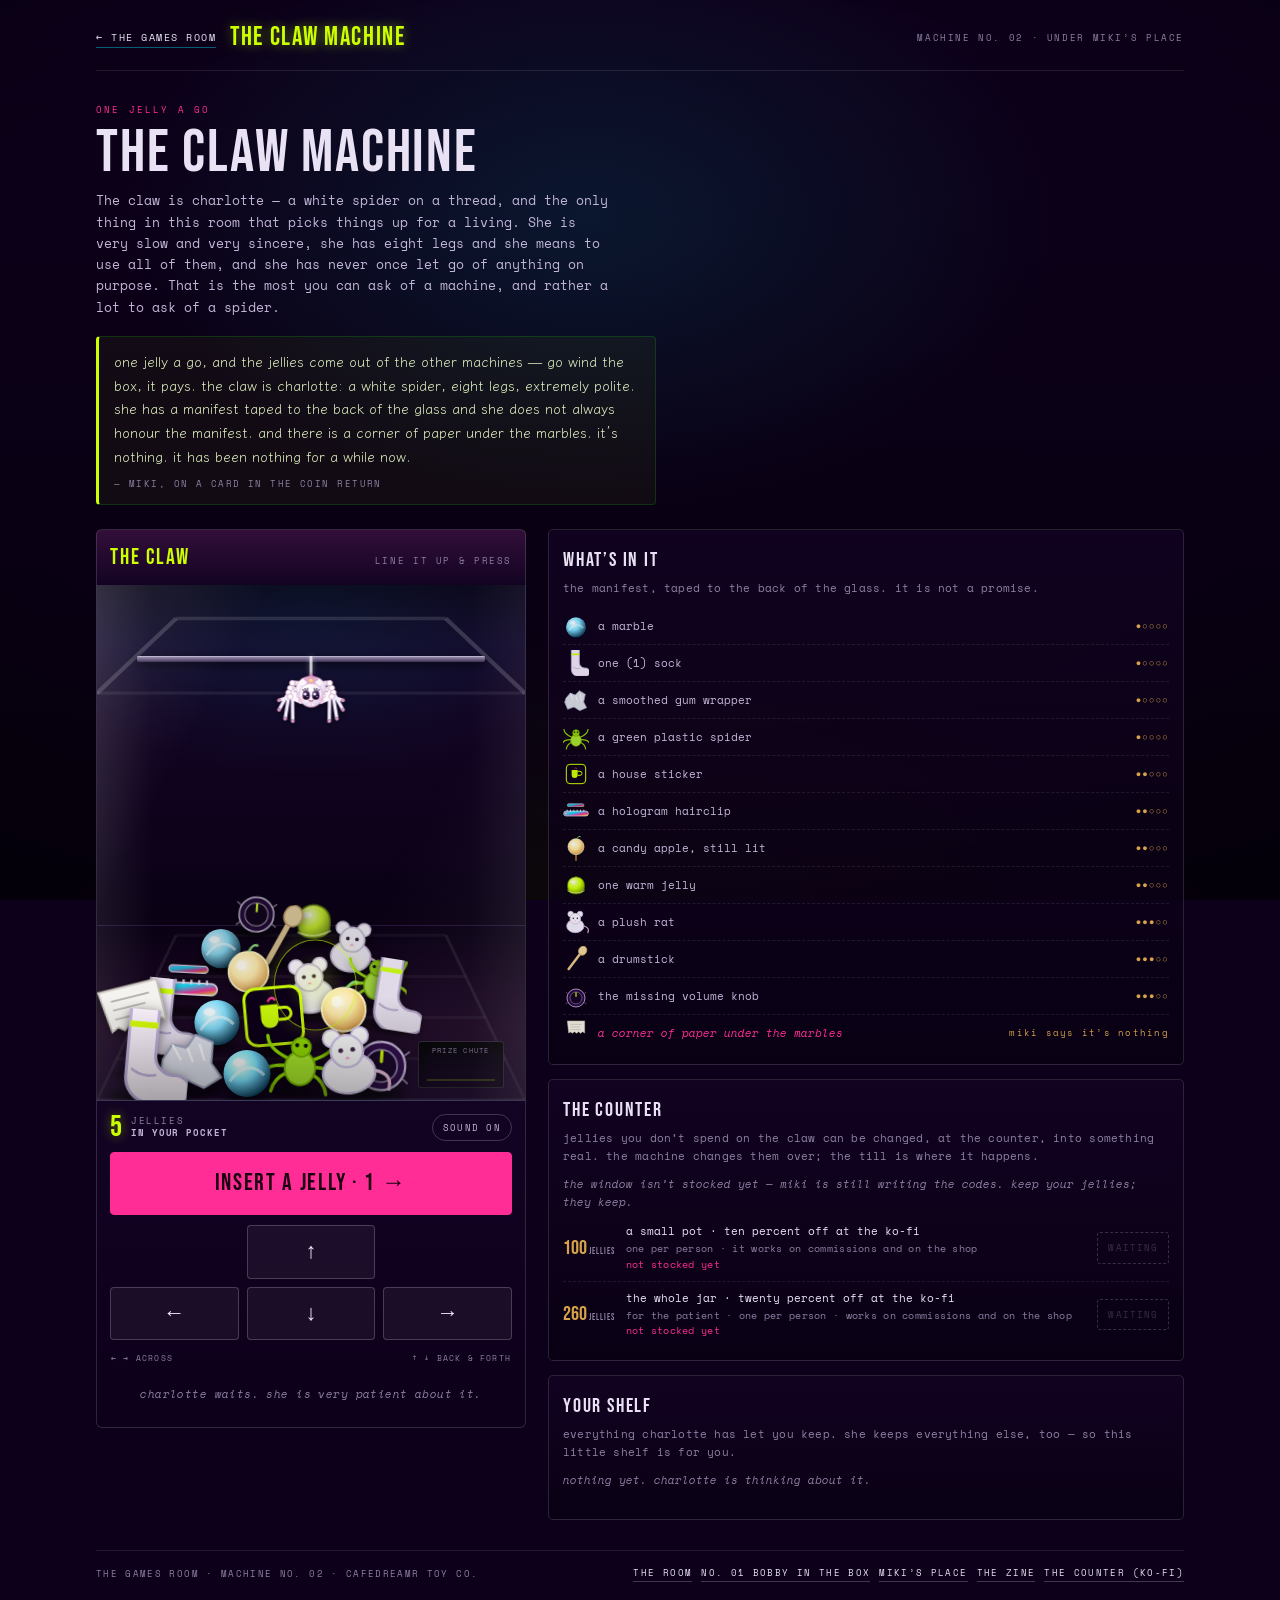
<file: ClawMachine/index.html>
<!doctype html>
<html lang="en">
<head>
<meta charset="utf-8">
<meta name="viewport" content="width=device-width, initial-scale=1">
<meta name="color-scheme" content="dark">
<meta name="theme-color" content="#0d001a">
<title>the claw machine &middot; cafedreamr</title>
<meta name="description" content="Machine no. 02 in miki's games room: charlotte, a white spider who runs the claw, the marbles, the manifest taped to the back of the glass, and the counter where jellies become something real.">
<meta property="og:title" content="the claw machine &middot; cafedreamr">
<meta property="og:description" content="one jelly a go, and charlotte picks up most of what she reaches for. she is very slow and very sincere about it.">
<meta property="og:type" content="website">
<link rel="icon" type="image/svg+xml" href="data:image/svg+xml,%3Csvg xmlns='http://www.w3.org/2000/svg' viewBox='0 0 16 16'%3E%3Crect width='16' height='16' rx='3' fill='%230d001a'/%3E%3Cpath d='M8 2v5' stroke='%23c3b6d8' stroke-width='1.4'/%3E%3Cpath d='M5 7q0 4 3 5q3-1 3-5' fill='none' stroke='%23ccff00' stroke-width='1.4'/%3E%3Ccircle cx='5' cy='13' r='1.4' fill='%23ff2d95'/%3E%3Ccircle cx='11' cy='13.6' r='1.2' fill='%2300e5ff'/%3E%3C/svg%3E">
<link rel="preconnect" href="https://fonts.googleapis.com">
<link rel="preconnect" href="https://fonts.gstatic.com" crossorigin>
<link href="https://fonts.googleapis.com/css2?family=Bebas+Neue&family=Klee+One:wght@400;600&family=Shadows+Into+Light&family=Space+Mono:ital,wght@0,400;0,700;1,400&display=swap" rel="stylesheet">
<style>
:root{
  --plum:#0d001a; --plum2:#150426; --ink:#07000f;
  --lav:#e9e2f4; --lav2:#c3b6d8; --dim:#8d80a3;
  --lime:#ccff00; --cyan:#00e5ff; --pink:#ff2d95; --gold:#d8a24a;
  --wood:#3a1140; --wood2:#24073a;
  --disp:'Bebas Neue',Impact,sans-serif;
  --mono:'Space Mono',ui-monospace,monospace;
  --hand:'Klee One','Segoe Script',cursive;
  --write:'Shadows Into Light','Klee One',cursive;
}
*{box-sizing:border-box}
html,body{margin:0}
body{
  background:var(--plum); color:var(--lav); text-align:left;
  font-family:var(--mono); font-size:13px; line-height:1.7; min-height:100%;
  background-image:
    radial-gradient(680px 420px at 46% 24%, rgba(0,229,255,.10), rgba(0,229,255,0) 70%),
    radial-gradient(900px 620px at 50% 118%, rgba(204,255,0,.07), rgba(204,255,0,0) 70%),
    linear-gradient(180deg, var(--plum) 0%, var(--ink) 100%);
  background-attachment:fixed;
}
#dust{position:fixed; inset:0; width:100%; height:100%; pointer-events:none; z-index:6}
.vig{position:fixed; inset:0; pointer-events:none; z-index:2;
  background:radial-gradient(120% 90% at 50% 40%, rgba(0,0,0,0) 46%, rgba(0,0,0,.62) 100%)}
a{color:var(--cyan); text-decoration:none}
a:hover{color:var(--lime)}
button{font:inherit; cursor:pointer}

.wrap{position:relative; z-index:4; max-width:1120px; margin:0 auto; padding:16px 16px 40px}

.top{display:flex; align-items:center; gap:14px; flex-wrap:wrap;
  border-bottom:1px solid rgba(255,255,255,.10); padding-bottom:10px}
.top .back{font-size:9.5px; letter-spacing:.16em; text-transform:uppercase;
  border-bottom:1px solid rgba(0,229,255,.4); padding-bottom:2px; color:var(--lav)}
.top .back:hover{background:var(--cyan); color:var(--ink); border-color:var(--cyan)}
.top .sign{font-family:var(--disp); font-size:26px; letter-spacing:.06em; color:var(--lime);
  text-shadow:0 0 12px rgba(204,255,0,.45), 0 0 34px rgba(204,255,0,.18)}
.top .no{margin-left:auto; font-size:9px; letter-spacing:.18em; text-transform:uppercase; color:var(--dim)}

.head{margin:26px 0 4px}
.head .kick{font-size:9px; letter-spacing:.24em; text-transform:uppercase; color:var(--pink)}
.head h1{font-family:var(--disp); font-weight:400; font-size:clamp(34px,6.4vw,60px); line-height:.95;
  letter-spacing:.03em; margin:6px 0 2px}
.head .sub{color:var(--lav2); font-size:12.5px; max-width:64ch; margin:8px 0 0}

.note{margin:18px 0 0; padding:13px 15px; border:1px solid rgba(12,255,0,.16);
  border-left:3px solid var(--lime); border-radius:4px; background:rgba(204,255,0,.045);
  font-family:var(--hand); font-size:14px; color:#e6f7c6; max-width:70ch}
.note .who{display:block; margin-top:7px; font-family:var(--mono); font-size:9px;
  letter-spacing:.16em; text-transform:uppercase; color:var(--dim)}

.stage{display:grid; grid-template-columns:minmax(290px,430px) 1fr; gap:22px; align-items:start; margin-top:24px}

/* ---------------- the cabinet ---------------- */
.cab{width:100%; max-width:430px; margin:0 auto}
.marq{display:flex; align-items:baseline; justify-content:space-between; gap:10px;
  border:1px solid rgba(255,255,255,.14); border-bottom:none; border-radius:6px 6px 0 0;
  padding:9px 13px; background:linear-gradient(180deg,rgba(58,17,64,.85),rgba(21,4,38,.85))}
.marq b{font-family:var(--disp); font-weight:400; font-size:22px; letter-spacing:.08em; color:var(--lime)}
.marq span{font-size:9px; letter-spacing:.18em; text-transform:uppercase; color:var(--dim)}

.case{position:relative; width:100%; aspect-ratio:5/6; overflow:hidden;
  border:1px solid rgba(255,255,255,.16); border-top:none;
  background:
    radial-gradient(120% 60% at 50% 0%, rgba(0,229,255,.10), rgba(0,229,255,0) 62%),
    linear-gradient(180deg, #16052a 0%, #0a0114 68%, #06000d 100%)}
.case .glass{position:absolute; inset:0; pointer-events:none; z-index:5;
  background:linear-gradient(118deg, rgba(255,255,255,.10) 0%, rgba(255,255,255,0) 26%,
    rgba(255,255,255,0) 62%, rgba(255,255,255,.055) 100%)}
/* the inside walls + the floor's own shadow, so the case reads as a box, not a void */
.case:before{content:""; position:absolute; inset:0; z-index:3; pointer-events:none;
  background:
    linear-gradient(90deg, rgba(255,255,255,.075) 0, rgba(255,255,255,0) 13%,
      rgba(255,255,255,0) 87%, rgba(255,255,255,.05) 100%),
    linear-gradient(0deg, rgba(0,0,0,.34) 0, rgba(0,0,0,0) 20%),
    linear-gradient(180deg, rgba(0,0,0,.45) 0, rgba(0,0,0,0) 12%)}
/* the gantry: two side rails that converge towards the back of the case, a floor
   receding between them, and a bar that rides back and forth along the rails */
.rigfloor,.rigtop{position:absolute; inset:0; pointer-events:none}
.rigfloor{z-index:0}
.rigtop{z-index:3}
.rigfloor svg,.rigtop svg{display:block; width:100%; height:100%}
.crossbar{position:absolute; top:14%; left:0; width:100%; height:6px; z-index:3; pointer-events:none;
  border-radius:2px; background:linear-gradient(180deg,#a79cbe,#3b2f52); box-shadow:0 3px 8px rgba(0,0,0,.66)}
.crossbar:after{content:""; position:absolute; inset:0 0 auto; height:1px; background:rgba(255,255,255,.28)}
/* where the claw would come down — rings the thing it is over, or the floor */
.aim{position:absolute; left:50%; top:80%; width:26px; height:13px; z-index:2; pointer-events:none;
  transform:translate(-50%,-50%); border:1px dashed rgba(204,255,0,.32); border-radius:50%;
  background:radial-gradient(50% 50% at 50% 50%, rgba(204,255,0,.18), rgba(204,255,0,0) 72%);
  opacity:.85}
.aim.on{border-style:solid; border-color:rgba(204,255,0,.62);
  background:radial-gradient(50% 50% at 50% 50%, rgba(204,255,0,.22), rgba(204,255,0,0) 74%);
  box-shadow:0 0 16px rgba(204,255,0,.20)}
.floor{position:absolute; left:0; right:0; bottom:0; height:34%; z-index:0;
  background:linear-gradient(180deg, rgba(58,17,64,0), rgba(58,17,64,.42) 60%, rgba(36,7,58,.7));
  border-top:1px solid rgba(255,255,255,.06)}

.trolley{position:absolute; top:14%; bottom:0; width:0; left:50%; z-index:4}
.rod{position:absolute; top:0; left:-2px; width:4px; height:0; border-radius:2px;
  background:linear-gradient(90deg,rgba(233,226,244,.30),rgba(255,255,255,.92),rgba(233,226,244,.30));
  box-shadow:0 0 5px rgba(233,226,244,.30)}
.clawhead{position:absolute; top:0; left:-27px; width:54px; height:36px; will-change:transform;
  transform-origin:50% 0}
/* charlotte — she hangs off the end of the thread on her own silk, and the claw
   is her: eight legs, drawn and closed by the script (see paintLegs). */
.char{position:absolute; left:0; top:0; width:54px; height:36px; z-index:4; overflow:visible;
  transform-origin:50% 0; animation:cgSway 4.6s ease-in-out infinite;
  filter:drop-shadow(0 1.5px 2px rgba(0,0,0,.62))}
.char .eye{transform-box:fill-box; transform-origin:50% 50%; animation:cgBlink 5.8s infinite}
@keyframes cgSway{0%,100%{transform:rotate(-1.1deg)}50%{transform:rotate(1.1deg)}}
@keyframes cgBlink{0%,91%,100%{transform:scaleY(1)}94%,95.6%{transform:scaleY(.1)}}
.held{position:absolute; left:50%; top:26px; width:30px; transform:translateX(-50%); z-index:2}

.pile{position:absolute; inset:0; z-index:1}
.prize{position:absolute; transform-origin:50% 100%; pointer-events:none}
.prize:before{content:""; position:absolute; left:50%; bottom:-4%; width:80%; height:14%;
  transform:translateX(-50%); border-radius:50%; background:rgba(0,0,0,.55); filter:blur(3px)}
.prize svg{position:relative; display:block; width:100%; height:auto; filter:drop-shadow(0 3px 5px rgba(0,0,0,.55))}
.prize.halfpiece svg{filter:drop-shadow(0 3px 5px rgba(0,0,0,.55)) saturate(.35)}
.held svg{display:block; width:100%; height:auto}

.chute{position:absolute; right:5%; bottom:2.5%; width:20%; height:9%; z-index:1;
  border:1px solid rgba(255,255,255,.14); border-radius:4px 4px 2px 2px;
  background:linear-gradient(180deg,#05000c,#12021f);
  box-shadow:inset 0 6px 12px rgba(0,0,0,.85)}
.chute i{position:absolute; left:8px; right:8px; bottom:6px; height:2px; background:rgba(204,255,0,.22)}
.chute span{position:absolute; left:0; right:0; top:3px; text-align:center; font-size:7px;
  letter-spacing:.18em; text-transform:uppercase; color:var(--dim)}
.pilebase{position:absolute; left:3%; width:72%; bottom:0.5%; height:12%; z-index:0; pointer-events:none;
  background:radial-gradient(52% 62% at 50% 64%, rgba(0,0,0,.62), rgba(0,0,0,0) 72%); filter:blur(3px)}

.apron{border:1px solid rgba(255,255,255,.14); border-top:none; border-radius:0 0 6px 6px;
  padding:11px 13px 13px; background:linear-gradient(180deg,rgba(21,4,38,.85),rgba(13,0,26,.95));
  display:flex; flex-direction:column; gap:10px}
.bank{display:flex; align-items:center; gap:9px}
.bank .tk{font-family:var(--disp); font-size:30px; line-height:1; color:var(--lime);
  text-shadow:0 0 12px rgba(204,255,0,.45)}
.bank .lbl{font-size:9px; letter-spacing:.18em; text-transform:uppercase; color:var(--dim); line-height:1.4; flex:1; min-width:0}
.bank .lbl b{display:block; color:var(--lav2); letter-spacing:.1em}
.bank .snd{margin-left:auto; border:1px solid rgba(255,255,255,.2); background:transparent; color:var(--lav2);
  border-radius:20px; padding:5px 10px; font-size:9px; letter-spacing:.14em; text-transform:uppercase; white-space:nowrap}
.bank .snd:hover{border-color:var(--lime); color:var(--lime)}

.play{width:100%; font-family:var(--disp); font-size:24px; letter-spacing:.07em; padding:10px;
  border-radius:4px; border:1px solid var(--pink); background:var(--pink); color:#1c0012; transition:.15s}
.play:hover:not(:disabled){background:var(--lime); border-color:var(--lime); color:var(--ink)}
.play:disabled{opacity:.4; cursor:not-allowed}
.move{display:grid; grid-template-columns:1fr 1fr 1fr; gap:8px}
.move button{font-family:var(--disp); font-size:22px; padding:7px; border-radius:4px;
  border:1px solid rgba(255,255,255,.2); background:rgba(255,255,255,.05); color:var(--lav)}
.move button:hover:not(:disabled){border-color:var(--cyan); color:var(--cyan)}
.move button:disabled{opacity:.35; cursor:not-allowed}
.move .mb{grid-column:2; grid-row:1}
.move .ml{grid-column:1; grid-row:2}
.move .mf{grid-column:2; grid-row:2}
.move .mr{grid-column:3; grid-row:2}
.legend{display:flex; justify-content:space-between; gap:8px; margin:2px 1px 0;
  font-size:8px; letter-spacing:.15em; text-transform:uppercase; color:var(--dim)}
.say{min-height:17px; font-size:10.5px; letter-spacing:.04em; color:var(--dim); text-align:center; font-style:italic}

/* ---------------- the side ---------------- */
.side{display:flex; flex-direction:column; gap:14px}
.panel{border:1px solid rgba(255,255,255,.13); border-radius:5px; padding:13px 14px;
  background:linear-gradient(180deg,rgba(21,4,38,.62),rgba(9,0,18,.72))}
.panel .pt{font-family:var(--disp); font-weight:400; font-size:20px; letter-spacing:.09em; margin:0 0 3px; color:var(--lav)}
.panel .pn{margin:0 0 10px; font-size:10.5px; color:var(--dim); letter-spacing:.02em}
.manifest{list-style:none; margin:0; padding:0; display:flex; flex-direction:column; gap:0}
.manifest li{display:flex; align-items:center; gap:9px; padding:5px 0; border-top:1px dashed rgba(255,255,255,.09)}
.manifest li:first-child{border-top:none}
.manifest .thumb{width:26px; height:26px; flex:0 0 auto; opacity:.92}
.manifest .thumb svg{display:block; width:100%; height:100%}
.manifest .nm{font-size:11px; color:var(--lav2); flex:1; min-width:0}
.manifest .pips{font-size:9px; letter-spacing:.14em; color:var(--gold); white-space:nowrap; flex:0 0 auto}
.manifest .mystery .nm{color:var(--pink); font-style:italic}
.manifest li.got .nm:after{content:" \00b7 kept"; color:var(--lime); font-style:normal}

.shelf{display:flex; flex-wrap:wrap; gap:7px; min-height:34px}
.shelf .cell{position:relative; width:44px; height:44px; border:1px solid rgba(255,255,255,.14);
  border-radius:4px; background:rgba(255,255,255,.035); padding:5px}
.shelf .cell svg{display:block; width:100%; height:100%}
.shelf .cell em{position:absolute; right:2px; bottom:0; font-style:normal; font-size:9px; color:var(--lime);
  text-shadow:0 1px 3px #000}
.shelf .none{font-size:10.5px; color:var(--dim); font-style:italic}

.till .row{display:flex; align-items:center; gap:10px; padding:9px 0; border-top:1px dashed rgba(255,255,255,.09)}
.till .row:first-of-type{border-top:none; padding-top:2px}
.till .cost{font-family:var(--disp); font-size:20px; color:var(--gold); white-space:nowrap}
.till .cost i{font-style:normal; font-size:9px; letter-spacing:.12em; color:var(--dim); margin-left:2px}
.till .what{flex:1; font-size:11px; color:var(--lav2); line-height:1.45}
.till .what b{display:block; color:var(--lav); font-weight:400}
.till .what small{display:block; color:var(--dim); font-size:9.5px; letter-spacing:.03em; margin-top:2px}
.till .what small.none{color:var(--pink)}
.till .get{font-family:var(--mono); font-size:9px; letter-spacing:.12em; text-transform:uppercase;
  border:1px solid var(--gold); color:var(--gold); background:rgba(216,162,74,.08);
  border-radius:3px; padding:7px 10px; white-space:nowrap}
.till .get:hover:not(:disabled){background:var(--gold); color:#241300}
.till .get:disabled{opacity:.34; cursor:not-allowed; border-color:var(--dim); border-style:dashed; color:var(--dim); background:transparent}
.till .empty{font-size:10.5px; color:var(--dim); font-style:italic}

.foot{margin-top:30px; border-top:1px solid rgba(255,255,255,.10); padding-top:14px;
  font-size:9px; letter-spacing:.15em; text-transform:uppercase; color:var(--dim);
  display:flex; flex-wrap:wrap; gap:7px 10px; justify-content:space-between; align-items:center}
.foot a{color:var(--lav); border-bottom:1px solid rgba(255,255,255,.22); padding-bottom:1px}
.foot a:hover{background:var(--lime); color:var(--ink); border-color:var(--lime)}
.foot .set{display:flex; flex-wrap:wrap; gap:6px 9px}

/* ---------------- the reveal ---------------- */
.pop{position:fixed; inset:0; z-index:2147482000; display:flex; align-items:center; justify-content:center;
  padding:18px; background:rgba(4,0,9,.82); animation:pfade .22s ease}
.pop[hidden]{display:none}
@keyframes pfade{from{opacity:0}to{opacity:1}}
.pop .box{position:relative; width:100%; max-width:520px; max-height:90vh; overflow:auto;
  border:1px solid rgba(255,255,255,.16); border-radius:7px; padding:22px 20px 18px;
  background:linear-gradient(180deg,#1b0630,#0a0114);
  box-shadow:0 24px 70px rgba(0,0,0,.7), 0 0 40px rgba(204,255,0,.07)}
.pop .kick{font-size:9px; letter-spacing:.22em; text-transform:uppercase; color:var(--dim)}
.pop .art{width:118px; margin:12px auto 6px}
.pop .art svg{display:block; width:100%; height:auto; filter:drop-shadow(0 6px 14px rgba(0,0,0,.6))}
.pop h3{font-family:var(--disp); font-weight:400; font-size:32px; line-height:1; letter-spacing:.03em;
  margin:6px 0 4px; text-align:center}
.pop .pips{text-align:center; font-size:10px; letter-spacing:.3em; color:var(--gold); margin-bottom:8px}
.pop .line{font-family:var(--hand); font-size:15px; color:#efe6fb; text-align:center; margin:0 auto; max-width:46ch}
.pop .acts{display:flex; flex-wrap:wrap; gap:9px; justify-content:center; margin-top:18px}
.pop .acts button,.pop .acts a{font-family:var(--mono); font-size:10px; letter-spacing:.13em; text-transform:uppercase;
  border:1px solid rgba(255,255,255,.24); background:transparent; color:var(--lav2);
  border-radius:3px; padding:9px 14px; text-decoration:none}
.pop .acts button:hover,.pop .acts a:hover{border-color:var(--lime); color:var(--lime)}
.pop .acts .go{border-color:var(--lime); color:var(--lime); background:rgba(204,255,0,.07)}
.pop .acts .go:hover{background:var(--lime); color:var(--ink)}

.code{font-family:var(--mono); font-size:clamp(15px,4.4vw,22px); letter-spacing:.16em; text-align:center;
  color:var(--lime); background:rgba(204,255,0,.07); border:1px dashed rgba(204,255,0,.45);
  border-radius:4px; padding:14px 10px; margin:12px 0 4px; word-break:break-all}
.pop .fine{font-size:10px; color:var(--dim); text-align:center; margin:8px 0 0}

/* the other half */
.halves{display:flex; gap:0; margin:16px 0 4px; align-items:stretch}
.paper{position:relative; flex:1 1 50%; min-width:0; background:#f4f0e5; color:#2b2317;
  padding:12px 13px 18px; box-shadow:0 8px 20px rgba(0,0,0,.45);
  print-color-adjust:exact; -webkit-print-color-adjust:exact}
.paper .ph{display:block; font-family:var(--mono); font-size:8px; letter-spacing:.14em; text-transform:uppercase;
  color:#8a7f66; margin-bottom:9px}
.paper .sheet{background-image:repeating-linear-gradient(180deg, rgba(80,70,50,0) 0 29px, rgba(80,70,50,.24) 29px 30px)}
.paper p{margin:0; font-family:var(--write); font-size:15px; line-height:30px; color:#2b2317}
.paper s{color:#a2977c}
.paper .dash{color:#7d7360}
.paper.found{background-color:#fbf7ec}
.paper.found p{color:#241d13}
.pop .note2{font-size:10px; color:var(--dim); text-align:center; margin:12px 0 0; letter-spacing:.04em}

@media (max-width:820px){
  .stage{grid-template-columns:1fr; gap:18px}
  .cab{max-width:400px}
}
@media (max-width:520px){
  .wrap{padding:12px 11px 32px}
  .marq b{font-size:19px}
  .bank .tk{font-size:26px}
  .halves{flex-direction:column; gap:10px}
  .paper{font-size:14px}
  .till .row{flex-wrap:wrap}
  .till .get{width:100%}
  .move button,.play{padding:12px}
}
@media (prefers-reduced-motion:reduce){
  .pop{animation:none}
  .char,.char .eye{animation:none}
}
</style>
</head>
<body class="gclaw">
<canvas id="dust" aria-hidden="true"></canvas>
<div class="vig" aria-hidden="true"></div>

<div class="wrap">

  <header class="top">
    <a class="back" href="./">&larr; the games room</a>
    <span class="sign">the claw machine</span>
    <span class="no">machine no. 02 &middot; under miki&rsquo;s place</span>
  </header>

  <div class="head">
    <span class="kick">one jelly a go</span>
    <h1>The claw machine</h1>
    <p class="sub">The claw is charlotte &mdash; a white spider on a thread, and the only thing in this room that picks things up for a living. She is very slow and very sincere, she has eight legs and she means to use all of them, and she has never once let go of anything on purpose. That is the most you can ask of a machine, and rather a lot to ask of a spider.</p>
  </div>

  <div class="note">
    one jelly a go, and the jellies come out of the other machines &mdash; go wind the box, it pays. the claw is charlotte: a white spider, eight legs, extremely polite. she has a manifest taped to the back of the glass and she does not always honour the manifest. and there is a corner of paper under the marbles. it&rsquo;s nothing. it has been nothing for a while now.
    <span class="who">&mdash; miki, on a card in the coin return</span>
  </div>

  <div class="stage">

    <!-- ==================== the cabinet ==================== -->
    <section class="cab">
      <div class="marq"><b>the claw</b><span id="marqNote">line it up &amp; press</span></div>

      <div class="case" id="case">
        <div class="floor"></div>
        <div class="rigfloor" id="rigFloor"></div>
        <div class="pilebase"></div>
        <div class="pile" id="pile"></div>
        <div class="chute" id="chute"><i></i><span>prize chute</span></div>
        <div class="aim" id="aim"></div>
        <div class="rigtop" id="rigTop"></div>
        <div class="crossbar" id="crossbar"></div>
        <div class="trolley" id="trolley">
          <div class="rod" id="rod"></div>
          <!-- charlotte, hanging on her thread. her eight legs are the claw:
               the three <g>s below are filled in by the script (paintLegs). -->
          <div class="clawhead" id="head">
            <svg class="char" id="charSvg" viewBox="0 0 54 36" width="54" height="36" aria-hidden="true">
              <defs>
                <radialGradient id="cf0" cx="38%" cy="28%" r="80%">
                  <stop offset="0" stop-color="#ffffff"/><stop offset=".55" stop-color="#f7f2fc"/><stop offset="1" stop-color="#d6c7e8"/>
                </radialGradient>
                <linearGradient id="ce0" x1="0" y1="0" x2="0" y2="1">
                  <stop offset="0" stop-color="#4d2569"/><stop offset=".5" stop-color="#2a1040"/><stop offset="1" stop-color="#150720"/>
                </linearGradient>
                <filter id="cs0" x="-60%" y="-60%" width="220%" height="220%">
                  <feGaussianBlur stdDeviation=".9"/>
                </filter>
              </defs>
              <g id="cgOut" fill="none" stroke="#2c1244" stroke-opacity=".6" stroke-linecap="round" stroke-linejoin="round"></g>
              <g id="cgLim" fill="none" stroke-linecap="round"></g>
              <g id="cgJnt" stroke="rgba(196,140,186,.85)"></g>
              <ellipse cx="27" cy="10.4" rx="11.2" ry="9.2" fill="url(#cf0)" stroke="rgba(224,163,200,.5)" stroke-width=".8"/>
              <circle cx="19.4" cy="8.6" r=".6" fill="#a482c2" opacity=".4"/>
              <circle cx="34.6" cy="8.6" r=".6" fill="#a482c2" opacity=".4"/>
              <circle cx="21.2" cy="13.4" r=".5" fill="#a482c2" opacity=".4"/>
              <circle cx="32.8" cy="13.4" r=".5" fill="#a482c2" opacity=".4"/>
              <circle cx="27" cy="16.2" r=".6" fill="#a482c2" opacity=".4"/>
              <circle cx="23.6" cy="5.4" r=".5" fill="#a482c2" opacity=".4"/>
              <circle cx="30.4" cy="5.4" r=".5" fill="#a482c2" opacity=".4"/>
              <g transform="translate(27 4.4)">
                <ellipse cx="0" cy="0" rx="2.9" ry="1.55" fill="#e39ccd" opacity=".82" stroke="rgba(146,58,132,.45)" stroke-width=".35" transform="rotate(-90) translate(2.6 0)"/>
                <ellipse cx="0" cy="0" rx="2.9" ry="1.55" fill="#e39ccd" opacity=".82" stroke="rgba(146,58,132,.45)" stroke-width=".35" transform="rotate(-18) translate(2.6 0)"/>
                <ellipse cx="0" cy="0" rx="2.9" ry="1.55" fill="#e39ccd" opacity=".82" stroke="rgba(146,58,132,.45)" stroke-width=".35" transform="rotate(54) translate(2.6 0)"/>
                <ellipse cx="0" cy="0" rx="2.9" ry="1.55" fill="#e39ccd" opacity=".82" stroke="rgba(146,58,132,.45)" stroke-width=".35" transform="rotate(126) translate(2.6 0)"/>
                <ellipse cx="0" cy="0" rx="2.9" ry="1.55" fill="#e39ccd" opacity=".82" stroke="rgba(146,58,132,.45)" stroke-width=".35" transform="rotate(198) translate(2.6 0)"/>
                <circle cx="0" cy="0" r="1.5" fill="#ffd76a"/><circle cx="-.45" cy="-.45" r=".45" fill="#fffdf2"/>
              </g>
              <circle cx="27" cy="15.6" r="9" fill="url(#cf0)" stroke="rgba(224,163,200,.62)" stroke-width=".9"/>
              <ellipse cx="23.4" cy="10.6" rx="4.4" ry="2.5" fill="#ffffff" opacity=".55" transform="rotate(-22 23.4 10.6)"/>
              <ellipse cx="19.8" cy="18.4" rx="2.3" ry="1.3" fill="#ff9ec6" opacity=".45" filter="url(#cs0)"/>
              <ellipse cx="34.2" cy="18.4" rx="2.3" ry="1.3" fill="#ff9ec6" opacity=".45" filter="url(#cs0)"/>
              <g class="eye">
                <ellipse cx="23.4" cy="15.8" rx="2.75" ry="3.25" fill="url(#ce0)"/>
                <circle cx="22.55" cy="14.7" r="1.15" fill="#ffffff" opacity=".95"/>
                <circle cx="24.3" cy="16.75" r=".5" fill="#ffd9ee" opacity=".85"/>
              </g>
              <g class="eye">
                <ellipse cx="30.6" cy="15.8" rx="2.75" ry="3.25" fill="url(#ce0)"/>
                <circle cx="29.75" cy="14.7" r="1.15" fill="#ffffff" opacity=".95"/>
                <circle cx="31.5" cy="16.75" r=".5" fill="#ffd9ee" opacity=".85"/>
              </g>
              <g stroke="#2b1140" stroke-width=".72" stroke-linecap="round" fill="none">
                <path d="M21.9 12.9 L20.8 11.2"/><path d="M23.0 12.4 L22.5 10.5"/><path d="M24.2 12.2 L24.4 10.3"/>
                <path d="M32.1 12.9 L33.2 11.2"/><path d="M31.0 12.4 L31.5 10.5"/><path d="M29.8 12.2 L29.6 10.3"/>
              </g>
              <path d="M20.8 13.6 Q23.4 11.2 26.0 13.6" stroke="#2b1140" stroke-width=".55" fill="none" opacity=".8"/>
              <path d="M28.0 13.6 Q30.6 11.2 33.2 13.6" stroke="#2b1140" stroke-width=".55" fill="none" opacity=".8"/>
              <path d="M25.4 19.4 Q27 20.9 28.6 19.4" stroke="#b15d86" stroke-width=".85" fill="none" stroke-linecap="round"/>
              <ellipse cx="25.5" cy="22.5" rx="1.15" ry="1.4" fill="#f8f3fd" stroke="rgba(224,163,200,.7)" stroke-width=".4"/>
              <ellipse cx="28.5" cy="22.5" rx="1.15" ry="1.4" fill="#f8f3fd" stroke="rgba(224,163,200,.7)" stroke-width=".4"/>
            </svg>
          </div>
        </div>
        <div class="glass"></div>
      </div>

      <div class="apron">
        <div class="bank">
          <span class="tk" id="tkCount">0</span>
          <span class="lbl">jellies<b>in your pocket</b></span>
          <button class="snd" id="sndBtn" type="button" aria-pressed="true">sound on</button>
        </div>
        <button class="play" id="playBtn" type="button">insert a jelly</button>
        <div class="move">
          <button class="mb" id="backBtn" type="button" aria-label="move the claw towards the back of the case" title="back">&uarr;</button>
          <button class="ml" id="leftBtn" type="button" aria-label="move the claw left" title="left">&larr;</button>
          <button class="mf" id="frontBtn" type="button" aria-label="move the claw towards the front of the case" title="front">&darr;</button>
          <button class="mr" id="rightBtn" type="button" aria-label="move the claw right" title="right">&rarr;</button>
        </div>
        <p class="legend"><span>&larr; &rarr; across</span><span>&uarr; &darr; back &amp; forth</span></p>
        <p class="say" id="sayEl">charlotte waits. she is very patient about it.</p>
      </div>
    </section>

    <!-- ==================== the side ==================== -->
    <aside class="side">

      <section class="panel">
        <h3 class="pt">what&rsquo;s in it</h3>
        <p class="pn">the manifest, taped to the back of the glass. it is not a promise.</p>
        <ul class="manifest" id="manifest"></ul>
      </section>

      <section class="panel till">
        <h3 class="pt">the counter</h3>
        <p class="pn">jellies you don&rsquo;t spend on the claw can be changed, at the counter, into something real. the machine changes them over; the till is where it happens.</p>
        <div id="tillList"></div>
      </section>

      <section class="panel">
        <h3 class="pt">your shelf</h3>
        <p class="pn">everything charlotte has let you keep. she keeps everything else, too &mdash; so this little shelf is for you.</p>
        <div class="shelf" id="shelf"></div>
      </section>

    </aside>
  </div>

  <footer class="foot">
    <span>the games room &middot; machine no. 02 &middot; cafedreamr toy co.</span>
    <span class="set">
      <a href="./">the room</a>
      <a href="./jackbox.html">no. 01 Bobby in the box</a>
      <a href="https://www.cafedreamr.art/MIKI/">miki&rsquo;s place</a>
      <a href="https://www.cafedreamr.art/MIKI/ZINE/">the zine</a>
      <a href="https://ko-fi.com/cafedreamr" target="_blank" rel="noopener noreferrer">the counter (ko-fi)</a>
    </span>
  </footer>
</div>

<div class="pop" id="pop" hidden><div class="box" id="popBox"></div></div>

<script src="https://www.cafedreamr.art/PASSPORT/cd-passport.js"></script>
<script>window.CD && CD.boot({page:"claw"});</script>
<script>
(function(){
  "use strict";

  var $ = function(s){ return document.querySelector(s); };
  function esc(s){ return String(s == null ? "" : s).replace(/[&<>"']/g, function(c){
    return { "&":"&amp;", "<":"&lt;", ">":"&gt;", '"':"&quot;", "'":"&#39;" }[c]; }); }
  function wait(ms){ return new Promise(function(r){ setTimeout(r, ms); }); }

  /* ==================================================================
     THE NUMBERS — the only ones you should ever need to change
     ================================================================== */

  var PLAY_COST = 1;      /* jellies a go */
  var STARTER   = 5;      /* jellies miki leaves a brand-new player */

  /* the counter. paste ko-fi discount codes (or share-links) into `codes`,
     one per line inside the array. while a list is empty the counter shows
     it as "not stocked yet". the % is set on ko-fi, not here — keep the
     label and the ko-fi code saying the same number.
     on ko-fi, create the two discounts with these names so the window here
     and the list there read the same:  `a small pot` (code SMALLPOT10)
     and `the whole jar` (code WHOLEJAR20). the name is only for you and for
     the reveal; the code is what a player pastes at the checkout.        */
  var COUNTER = [
    { id:"ten",    at:100, pct:"10%", name:"a small pot",
      label:"a small pot · ten percent off at the ko-fi",
      note:"one per person · it works on commissions and on the shop",
      codes:[
        /* "HANDFUL10",  or  "https://ko-fi.com/s/xxxxxxx"  */
      ] },
    { id:"twenty", at:260, pct:"20%", name:"the whole jar",
      label:"the whole jar · twenty percent off at the ko-fi",
      note:"for the patient · one per person · works on commissions and on the shop",
      codes:[] }
  ];

  /* ==================================================================
     THE PRIZES
     grip = how well her eight legs hold it · slip = the chance she lets go on
     the way over. she is a spider and she means it, so most of this heap comes
     up first try now — the paper under the marbles is the one long shot left.
     ================================================================== */

  function P(id, name, rar, grip, slip, line, art){
    return { id:id, name:name, rar:rar, grip:grip, slip:slip, line:line, art:art, tint:"" };
  }

  function artMarble(){
    return '<svg viewBox="0 0 100 100"><defs><radialGradient id="gmar" cx="36%" cy="32%" r="72%">' +
      '<stop offset="0" stop-color="#eafcff"/><stop offset=".45" stop-color="#7fe0ff"/><stop offset="1" stop-color="#0b3a54"/>' +
      '</radialGradient></defs><circle cx="50" cy="54" r="30" fill="url(#gmar)"/>' +
      '<path d="M28 64 Q50 34 72 56" fill="none" stroke="#ffffff" stroke-width="4" opacity=".5"/>' +
      '<ellipse cx="40" cy="40" rx="8" ry="5" fill="#fff" opacity=".7"/></svg>';
  }
  function artSock(){
    return '<svg viewBox="0 0 100 100"><path d="M36 8 h24 v42 a16 16 0 0 0 16 15 h3 a12 12 0 0 1 0 25 H54 a22 22 0 0 1 -18 -21 z" ' +
      'fill="#efe7f7" stroke="#b6a9cf" stroke-width="2.6" stroke-linejoin="round"/>' +
      '<path d="M36 24 h24" stroke="#ccff00" stroke-width="5"/>' +
      '<path d="M40 62 q10 7 22 4" fill="none" stroke="#b6a9cf" stroke-width="2"/></svg>';
  }
  function artGum(){
    return '<svg viewBox="0 0 100 100"><path d="M20 44 l13 -15 15 6 12 -13 18 11 -5 23 9 17 -21 9 -17 -11 -19 7 -9 -21 z" ' +
      'fill="#d9dbe6" stroke="#9aa0b8" stroke-width="2.2" stroke-linejoin="round"/>' +
      '<path d="M33 29 l7 19 M49 35 l4 17 M63 33 l3 19" stroke="#fbfcff" stroke-width="2.4" opacity=".85"/></svg>';
  }
  function artSpider(){
    return '<svg viewBox="0 0 100 100"><g stroke="#8fd400" stroke-width="3.6" stroke-linecap="round" fill="none">' +
      '<path d="M36 50 C21 44 15 37 14 28"/><path d="M34 58 C19 58 12 62 9 70"/><path d="M36 66 C25 72 22 79 21 86"/>' +
      '<path d="M64 50 C79 44 85 37 86 28"/><path d="M66 58 C81 58 88 62 91 70"/><path d="M64 66 C75 72 78 79 79 86"/></g>' +
      '<ellipse cx="50" cy="60" rx="16" ry="18" fill="#a6e22e" stroke="#6fae00" stroke-width="2"/>' +
      '<circle cx="50" cy="38" r="10" fill="#8fd400" stroke="#6fae00" stroke-width="2"/>' +
      '<circle cx="45.5" cy="36" r="2.2" fill="#08110a"/><circle cx="54.5" cy="36" r="2.2" fill="#08110a"/></svg>';
  }
  function artSticker(){
    return '<svg viewBox="0 0 100 100"><rect x="21" y="21" width="58" height="58" rx="11" fill="#0d001a" stroke="#ccff00" stroke-width="3"/>' +
      '<path d="M37 38 h18 v15 a9 9 0 0 1 -9 9 a9 9 0 0 1 -9 -9 z" fill="#ccff00"/>' +
      '<path d="M55 42 h7 a6 6 0 0 1 0 12 h-7" fill="none" stroke="#ccff00" stroke-width="3"/>' +
      '<path d="M45 35 q4 -7 8 -1" fill="none" stroke="#ff2d95" stroke-width="2.4"/></svg>';
  }
  function artClip(){
    return '<svg viewBox="0 0 100 100"><defs><linearGradient id="gholo" x1="0" y1="0" x2="1" y2="1">' +
      '<stop offset="0" stop-color="#c0a6ff"/><stop offset=".35" stop-color="#00e5ff"/>' +
      '<stop offset=".7" stop-color="#ff2d95"/><stop offset="1" stop-color="#ccff00"/></linearGradient></defs>' +
      '<rect x="24" y="28" width="50" height="9" rx="4.5" fill="url(#gholo)" opacity=".85" stroke="#e9e2f4" stroke-width="1.6"/>' +
      '<rect x="13" y="50" width="74" height="15" rx="7.5" fill="url(#gholo)" stroke="#e9e2f4" stroke-width="2"/>' +
      '<g fill="#e9e2f4" opacity=".9"><rect x="22" y="46" width="3" height="6"/><rect x="32" y="46" width="3" height="6"/>' +
      '<rect x="42" y="46" width="3" height="6"/><rect x="52" y="46" width="3" height="6"/>' +
      '<rect x="62" y="46" width="3" height="6"/><rect x="72" y="46" width="3" height="6"/></g>' +
      '<circle cx="20" cy="57" r="4.5" fill="#cfc4e4" stroke="#8d80a3" stroke-width="1.6"/></svg>';
  }
  function artApple(){
    return '<svg viewBox="0 0 100 100"><defs><radialGradient id="gapp" cx="40%" cy="34%" r="66%">' +
      '<stop offset="0" stop-color="#fffbe0"/><stop offset=".5" stop-color="#ffe9a3"/><stop offset="1" stop-color="#df9f49"/>' +
      '</radialGradient></defs><rect x="47" y="60" width="6" height="30" rx="3" fill="#8a5a22"/>' +
      '<circle cx="50" cy="46" r="24" fill="url(#gapp)" stroke="#fff3c4" stroke-width="2"/>' +
      '<circle cx="42" cy="38" r="6" fill="#fffdf2" opacity=".85"/>' +
      '<path d="M52 22 q6 -10 12 -6" fill="none" stroke="#7fd06a" stroke-width="3"/></svg>';
  }
  function artJelly(){
    return '<svg viewBox="0 0 100 100"><defs><radialGradient id="ggel" cx="38%" cy="30%" r="78%">' +
      '<stop offset="0" stop-color="#f6ffc4"/><stop offset=".5" stop-color="#ccff00"/><stop offset="1" stop-color="#6f9200"/>' +
      '</radialGradient></defs>' +
      '<path d="M26 64 Q20 38 37 29 Q50 22 63 29 Q80 38 74 64 Q70 77 50 77 Q30 77 26 64 Z" fill="url(#ggel)" stroke="#5c7a00" stroke-width="2.4"/>' +
      '<ellipse cx="40" cy="41" rx="7.5" ry="4.5" fill="#ffffff" opacity=".6"/>' +
      '<path d="M24 67 Q50 80 76 67" fill="none" stroke="#eaffa0" stroke-width="3" opacity=".65"/>' +
      '</svg>';
  }
  function artRat(){
    return '<svg viewBox="0 0 100 100"><path d="M74 62 q18 5 11 21" fill="none" stroke="#e0b7d2" stroke-width="3.4"/>' +
      '<ellipse cx="48" cy="62" rx="26" ry="20" fill="#f3eefb" stroke="#c9bede" stroke-width="2.4"/>' +
      '<circle cx="34" cy="26" r="8.5" fill="#f7f3fd" stroke="#c9bede" stroke-width="2"/>' +
      '<circle cx="62" cy="26" r="8.5" fill="#f7f3fd" stroke="#c9bede" stroke-width="2"/>' +
      '<circle cx="48" cy="40" r="16" fill="#f7f3fd" stroke="#c9bede" stroke-width="2.4"/>' +
      '<circle cx="42" cy="39" r="2.4" fill="#3a2440"/><circle cx="54" cy="39" r="2.4" fill="#3a2440"/>' +
      '<path d="M48 45 l-3 3 h6 z" fill="#ff9fc6"/></svg>';
  }
  function artStick(){
    return '<svg viewBox="0 0 100 100"><path d="M28 80 L66 30" stroke="#e8c98a" stroke-width="7.5" stroke-linecap="round"/>' +
      '<ellipse cx="70" cy="25" rx="12" ry="14" fill="#f0d79b" stroke="#c9a266" stroke-width="2.2" transform="rotate(28 70 25)"/></svg>';
  }
  function artKnob(){
    return '<svg viewBox="0 0 100 100"><circle cx="50" cy="56" r="27" fill="#2a0a45" stroke="#c3b6d8" stroke-width="2.6"/>' +
      '<circle cx="50" cy="56" r="18" fill="#150426" stroke="#8d80a3" stroke-width="2"/>' +
      '<path d="M50 40 v11" stroke="#ccff00" stroke-width="3.6" stroke-linecap="round"/>' +
      '<g stroke="#8d80a3" stroke-width="2"><path d="M25 43 l-6 -5 M75 43 l6 -5 M25 69 l-6 5 M75 69 l6 5"/></g></svg>';
  }
  function artHalf(){
    return '<svg viewBox="0 0 100 100"><path d="M24 14 h52 v36 l-6 -4 -6 5 -6 -5 -6 5 -7 -5 -6 5 -5 -4 -6 3 z" ' +
      'fill="#f4f0e5" stroke="#cbbfa3" stroke-width="1.6"/>' +
      '<g stroke="#7d7460" stroke-width="1.6" opacity=".5"><path d="M33 24 h34 M33 32 h29 M33 40 h32"/></g></svg>';
  }

  var PRIZES = {
    marble : P("marble", "a marble",                        1, .97, .02, "cat&rsquo;s eye, the good kind. it has been in the machine so long it stopped rolling.", artMarble()),
    sock   : P("sock",   "one (1) sock",                    1, .95, .03, "grey, ribbed, one of a pair. the machine has never once produced the other one, and has stopped being asked.", artSock()),
    gum    : P("gum",    "a smoothed gum wrapper",          1, .98, .02, "somebody flattened it. that&rsquo;s all. somebody took the trouble to smooth a gum wrapper and put it in here for you.", artGum()),
    spider : P("spider", "a green plastic spider",          1, .94, .03, "the green ones are lucky. the twins said so. the twins were lying, but it is still the lucky one.", artSpider()),
    sticker: P("sticker","a house sticker",                 2, .96, .03, "the black cat with the lime stripe. it doesn&rsquo;t stay stuck to anything for long, but it&rsquo;s the thought.", artSticker()),
    clip   : P("clip",   "a hologram hairclip",             2, .93, .04, "the same foil as issue 01. it catches the light like a small decision.", artClip()),
    apple  : P("apple",  "a candy apple, still lit",        2, .92, .04, "from the atrium, out of chari&rsquo;s batch. still warm. do not admire it so long that it goes out.", artApple()),
    token  : P("token",  "one warm jelly",                  2, .96, .03, "the machine pays you back one. it does not know why. it felt correct at the time.", artJelly()),
    rat    : P("rat",    "a plush rat",                     3, .90, .05, "soft, white, faintly opinionated. nobody can tell whether it is crumb or mochi, and nobody has asked them directly.", artRat()),
    stick  : P("stick",  "a drumstick",                     3, .88, .05, "sylvestre&rsquo;s. he has hundreds. he will notice anyway, and he will not say anything, and that will be worse.", artStick()),
    knob   : P("knob",   "the missing volume knob",         3, .93, .04, "it fits the drum machine. sylvestre says the missing knob is on purpose, and this knob does not change that, but now you know.", artKnob()),
    half   : P("half",   "the other half of the page",      5, .22, .00, "you found it.", artHalf())
  };

  /* the heap. x = centre across the case (%), y = how far up it sits (%), s = size (%), r = tilt.
     painted back-to-front, and the further back it sits the darker and smaller it reads,
     so the whole thing lands as one mound rather than a row of stickers.                     */
  var PILE = [
    /* the peak */
    { id:"knob",    x:37, y:32, s:13, r:4  },
    { id:"token",   x:51, y:30, s:13, r:-3 },
    /* fourth layer */
    { id:"marble",  x:29, y:25, s:13, r:0  },
    { id:"stick",   x:44, y:26, s:15, r:-8 },
    { id:"rat",     x:59, y:24, s:15, r:6  },
    /* third layer */
    { id:"clip",    x:21, y:17, s:15, r:3  },
    { id:"apple",   x:36, y:18, s:16, r:-4 },
    { id:"rat",     x:51, y:16, s:16, r:-6 },
    { id:"spider",  x:65, y:18, s:15, r:4  },
    /* second layer */
    { id:"sock",    x:14, y:9,  s:18, r:6  },
    { id:"marble",  x:28, y:10, s:14, r:0  },
    { id:"sticker", x:42, y:9,  s:18, r:-5 },
    { id:"apple",   x:57, y:10, s:17, r:4  },
    { id:"sock",    x:67, y:14, s:17, r:9  },
    /* the floor, packed shoulder to shoulder */
    { id:"sock",    x:10, y:0,  s:21, r:5  },
    { id:"gum",     x:23, y:1,  s:16, r:-8 },
    { id:"marble",  x:35, y:0,  s:14, r:0  },
    { id:"spider",  x:47, y:1,  s:17, r:4  },
    { id:"rat",     x:60, y:0,  s:18, r:-6 },
    { id:"knob",    x:66, y:1,  s:16, r:4  },
    /* tucked behind the front, only a corner showing */
    { id:"half",    x:12, y:6,  s:21, r:-14 }
  ];

  var ORDER = ["marble","sock","gum","spider","sticker","clip","apple","token","rat","stick","knob","half"];

  /* the drawings sit inside a 100x100 box with air around them; zooming the
     viewBox in makes every prize fill its slot, so the heap actually touches. */
  Object.keys(PRIZES).forEach(function(k){
    PRIZES[k].art = PRIZES[k].art.replace('viewBox="0 0 100 100"', 'viewBox="11 11 78 78"');
  });

  /* ==================================================================
     THE BANK — the passport keeps the jellies; a local mirror stands in
     until the passport that knows about them is deployed.
     ================================================================== */

  var BANK = (function(){
    var MIRROR = "cafedreamr:jellies";
    var OLD = "cafedreamr:tokens";   /* the jar used to be called tokens */
    function real(){ return !!(window.CD && (typeof CD.jellies === "function" || typeof CD.tokens === "function")); }
    function mg(){
      try{
        var v = localStorage.getItem(MIRROR);
        if (v === null) v = localStorage.getItem(OLD);
        return Number(v) || 0;
      }catch(e){ return 0; }
    }
    function ms(n){ try{ localStorage.setItem(MIRROR, String(Math.max(0, Math.round(n)))); }catch(e){} }
    function jellies(){ return real() ? (CD.jellies ? CD.jellies() : CD.tokens()) : mg(); }
    function award(n, label, accent){
      if (real()) return CD.award(n, label, { accent:accent });
      ms(mg() + n); return mg();
    }
    function spend(n, label, accent){
      if (real()) return CD.spend(n, label, { accent:accent });
      if (mg() < n) return false;
      ms(mg() - n); return true;
    }
    /* carry a mirror balance over the first time the real passport shows up */
    function migrate(){
      if (!real()) return;
      var m = mg();
      if (m > 0){ try{ CD.award(m, "jellies carried over to the stamp card", { accent:"#00e5ff" }); }catch(e){} ms(0); }
    }
    return { jellies:jellies, award:award, spend:spend, migrate:migrate, real:real };
  })();

  /* ==================================================================
     LITTLE SOUNDS (all guarded — nothing plays until you press something)
     ================================================================== */

  var S = { ctx:null, master:null, on:true, hum:null };
  function audio(){
    if (S.ctx) return S.ctx;
    var C = window.AudioContext || window.webkitAudioContext;
    if (!C) return null;
    try{
      S.ctx = new C();
      S.master = S.ctx.createGain();
      S.master.gain.value = 0.5;
      var lp = S.ctx.createBiquadFilter(); lp.type = "lowpass"; lp.frequency.value = 3200;
      S.master.connect(lp); lp.connect(S.ctx.destination);
      if (S.ctx.state === "suspended" && S.ctx.resume) S.ctx.resume();
    }catch(e){ S.ctx = null; }
    return S.ctx;
  }
  function tone(f, dur, type, vol, to){
    if (!S.on) return;
    var c = audio(); if (!c) return;
    try{
      var o = c.createOscillator(), g = c.createGain();
      o.type = type || "square"; o.frequency.value = f;
      if (to) o.frequency.exponentialRampToValueAtTime(Math.max(40, to), c.currentTime + dur);
      g.gain.value = 0.0001;
      g.gain.exponentialRampToValueAtTime(vol || 0.10, c.currentTime + 0.012);
      g.gain.exponentialRampToValueAtTime(0.0001, c.currentTime + dur);
      o.connect(g); g.connect(S.master); o.start(); o.stop(c.currentTime + dur + 0.02);
    }catch(e){}
  }
  function noise(dur, vol){
    if (!S.on) return;
    var c = audio(); if (!c) return;
    try{
      var n = Math.floor(c.sampleRate * dur);
      var b = c.createBuffer(1, n, c.sampleRate), d = b.getChannelData(0);
      for (var i = 0; i < n; i++) d[i] = (Math.random() * 2 - 1) * (1 - i / n);
      var src = c.createBufferSource(); src.buffer = b;
      var g = c.createGain(); g.gain.value = vol || 0.10;
      src.connect(g); g.connect(S.master); src.start();
    }catch(e){}
  }
  function motor(on){
    if (!S.on){ if (S.hum){ try{ S.hum.stop(); }catch(e){} S.hum = null; } return; }
    var c = audio(); if (!c) return;
    if (on && !S.hum){
      try{
        var o = c.createOscillator(), g = c.createGain();
        o.type = "sawtooth"; o.frequency.value = 62;
        g.gain.value = 0.0001; g.gain.exponentialRampToValueAtTime(0.045, c.currentTime + 0.25);
        o.connect(g); g.connect(S.master); o.start(); S.hum = { o:o, g:g };
      }catch(e){ S.hum = null; }
    } else if (!on && S.hum){
      try{ S.hum.g.gain.exponentialRampToValueAtTime(0.0001, S.ctx.currentTime + 0.2); S.hum.o.stop(S.ctx.currentTime + 0.3); }catch(e){}
      S.hum = null;
    }
  }
  function sfx(kind){
    if (kind === "coin"){ tone(1046, .09, "square", .09); setTimeout(function(){ tone(1568, .12, "square", .08); }, 80); }
    else if (kind === "clunk"){ tone(150, .16, "triangle", .12, 90); noise(.10, .09); }
    else if (kind === "grab"){ noise(.09, .10); tone(320, .08, "square", .07); }
    else if (kind === "drop"){ tone(420, .22, "sine", .09, 120); }
    else if (kind === "empty"){ tone(180, .20, "sine", .07, 120); }
    else if (kind === "win"){ [[784,0],[988,110],[1319,220],[1568,330]].forEach(function(p){ setTimeout(function(){ tone(p[0], .22, "square", .085); }, p[1]); }); }
    else if (kind === "no"){ tone(200, .10, "square", .07); setTimeout(function(){ tone(150, .16, "square", .07); }, 90); }
  }

  /* ==================================================================
     THE CLAW
     ================================================================== */

  var caseEl = $("#case"), trolley = $("#trolley"), rod = $("#rod"), head = $("#head"),
      charSvg = $("#charSvg"), gOut = $("#cgOut"), gLim = $("#cgLim"), gJnt = $("#cgJnt"),
      pileEl = $("#pile"), chuteEl = $("#chute"),
      crossbar = $("#crossbar"), aimEl = $("#aim"), rigFloor = $("#rigFloor"), rigTop = $("#rigTop");

  var RADIUS = 11, CHUTE_X = 85;

  /* ---- the two axes ----------------------------------------------------
     x = across the case, in case-width % (0 left, 100 right).
     z = how far back into the case it is: 0 is the front, nearest the glass,
         1 is the back. everything the eye needs follows from z — the gantry
         bar rides higher and narrower the further back it goes, and the claw
         hangs a little smaller, the way it would if you were standing there.
     Nothing is targeted unless it is close in BOTH axes.                  */
  var YMAX = 32;                                 /* the y of the deepest thing in the heap */
  var ZSTEP = 0.085;                             /* depth moved per press */
  var ZFRONT_RAIL = 0.21, ZBACK_RAIL = 0.065;    /* the gantry bar, as a fraction of the case's height */
  var ZFRONT_SPAN = 1.00, ZBACK_SPAN = 0.63;     /* the bar's width, as a fraction of the case's width */
  var ZFRONT_CLAW = 1.00, ZBACK_CLAW = 0.72;     /* how big the claw hangs */
  var ZFRONT_FLOOR = 1.00, ZBACK_FLOOR = 0.68;   /* where the floor reads at that depth */
  var DEPTH_R = 0.18;                            /* how far off a thing's depth the claw still reaches */

  var XEDGE = 9.5;        /* charlotte's half-width, as case-% — she never hangs off the rail */
  var CHAR_BASE = 280;    /* the case width at which she renders at her drawn size, 54px wide */
  var charScale = 2;      /* set by measure(): her size, so the machine scales as a whole */

  var HANGY = 0.05;   /* she rests on a length of thread, not flat against the rail */
  var G = { x:50, xT:50, z:0.5, zT:0.5, y:HANGY, yT:HANGY, open:1, openT:1, k:.14, dropMax:0,
            cW:1, cH:1, busy:false, target:null, halfGone:false };
  var nodes = [];
  var arriver = null;

  function lerp(a, b, t){ return a + (b - a) * t; }
  function clamp(v, lo, hi){ return v < lo ? lo : (v > hi ? hi : v); }

  function depthOf(pz){ return clamp(pz.y / YMAX, 0, 1); }
  function railFrac(z){ return lerp(ZFRONT_RAIL, ZBACK_RAIL, z); }
  function floorFrac(z){ return lerp(ZFRONT_FLOOR, ZBACK_FLOOR, z); }
  function gantryScale(z){ return lerp(ZFRONT_SPAN, ZBACK_SPAN, z); }
  function clawScale(z){ return lerp(ZFRONT_CLAW, ZBACK_CLAW, z); }
  function xL(z){ return 50 * (1 - gantryScale(z)); }
  function xR(z){ return 100 - xL(z); }

  /* the heap's own projection, so the claw lands on what the eye is looking at */
  function itemScale(pz){ return 0.90 + 0.12 * (1 - Math.min(1, pz.y / 31)); }
  function itemHFrac(pz){ return (pz.s / 100) * (G.cW / G.cH) * itemScale(pz); }
  /* her lowest leg tips hang 36 below the head's top at her drawn size, times
     her scale. (the old prongs stopped 8px short of this; she is a spider and
     reaches all the way in, so her feet end up 19% into whatever she is over.) */
  function clawReach(z){ return 36 * clawScale(z) * charScale; }

  function measure(){
    var r = caseEl.getBoundingClientRect();
    G.cW = r.width; G.cH = r.height;
    G.dropMax = r.height * 0.72;
    /* she is sized off the case, the way the heap is, so she reads the same on a
       phone as on a wide screen instead of swallowing the glass on small ones */
    charScale = clamp(r.width / CHAR_BASE, 0.85, 3.2);
    XEDGE = clamp(27 * charScale / r.width * 100 + 1, 4, 15);
    buildRig();
    paintClaw();
  }

  /* the gantry frame, drawn from the same numbers the claw moves by: two side
     rails converging towards the back, and the floor receding between them.  */
  function buildRig(){
    var zs = [0, 0.25, 0.5, 0.75, 1], i, z, y, g = "";
    for (i = 0; i < zs.length; i++){
      z = zs[i]; y = (floorFrac(z) * 120).toFixed(2);
      g += '<line x1="' + xL(z).toFixed(2) + '" y1="' + y + '" x2="' + xR(z).toFixed(2) + '" y2="' + y +
           '" stroke="rgba(255,255,255,' + (z === 0 ? "0.10" : "0.045") + ')" stroke-width="0.7"/>';
    }
    g += '<line x1="0" y1="120" x2="' + xL(1).toFixed(2) + '" y2="' + (floorFrac(1) * 120).toFixed(2) +
         '" stroke="rgba(255,255,255,.07)" stroke-width="0.7"/>' +
         '<line x1="100" y1="120" x2="' + xR(1).toFixed(2) + '" y2="' + (floorFrac(1) * 120).toFixed(2) +
         '" stroke="rgba(255,255,255,.07)" stroke-width="0.7"/>';
    rigFloor.innerHTML = '<svg viewBox="0 0 100 120" preserveAspectRatio="none">' + g + '</svg>';

    var y0 = (railFrac(0) * 120).toFixed(2), y1 = (railFrac(1) * 120).toFixed(2), t = "";
    t += '<line x1="' + xL(0).toFixed(2) + '" y1="' + y0 + '" x2="' + xL(1).toFixed(2) + '" y2="' + y1 +
         '" stroke="rgba(255,255,255,.17)" stroke-width="1"/>' +
         '<line x1="' + xR(0).toFixed(2) + '" y1="' + y0 + '" x2="' + xR(1).toFixed(2) + '" y2="' + y1 +
         '" stroke="rgba(255,255,255,.17)" stroke-width="1"/>' +
         '<line x1="' + xL(1).toFixed(2) + '" y1="' + y1 + '" x2="' + xR(1).toFixed(2) + '" y2="' + y1 +
         '" stroke="rgba(255,255,255,.12)" stroke-width="0.8"/>' +
         '<line x1="' + xL(0).toFixed(2) + '" y1="' + y0 + '" x2="' + xR(0).toFixed(2) + '" y2="' + y0 +
         '" stroke="rgba(255,255,255,.07)" stroke-width="0.8"/>';
    rigTop.innerHTML = '<svg viewBox="0 0 100 120" preserveAspectRatio="none">' + t + '</svg>';
  }

  /* how far down to travel: the tips a little way into whatever it is over, or
     the floor at its own depth if it is over bare case.                      */
  var TIPS_INTO = 0.19;      /* how far into a thing's shape her feet close */
  function descendTo(n){
    var top;
    if (n){
      top = ((100 - n.pz.y) / 100) - (1 - TIPS_INTO) * itemHFrac(n.pz);
    } else {
      top = floorFrac(G.z);
    }
    var want = top * G.cH - clawReach(G.z);
    G.yT = clamp((want - railFrac(G.z) * G.cH) / G.dropMax, 0, 1);
  }

  /* ---- charlotte's eight legs ------------------------------------------
     one leg is three points — a hip on her body, a bulging knee, a foot — and
     each of those is interpolated between an open pose and a closed one. the
     open pose is what reaches down into the heap, and the closed pose is the
     cradle: the feet tuck down and in, so they close around the prize rather than
     pinching its top. G.open drives it, so the legs close at exactly the moment
     the old prongs did.                                                       */
  var SQ = [
    { hip:[16.8, 6.6], ko:[12.8, 6.4], fo:[13.2,35.2], kc:[14.4, 8.2], fc:[13.6,40.5] },
    { hip:[15.8,11.2], ko:[11.2,10.2], fo:[ 7.4,33.4], kc:[13.0,11.8], fc:[17.0,42.0] },
    { hip:[17.9,15.8], ko:[10.0,13.6], fo:[ 2.8,26.6], kc:[12.8,15.2], fc:[20.5,39.5] },
    { hip:[19.3,20.2], ko:[11.2,16.6], fo:[ 2.8,19.4], kc:[14.2,18.2], fc:[23.0,34.0] }
  ];
  var legs = [], lastGrip = -1;
  function svgEl(host, tag, attrs){
    var e = document.createElementNS("http://www.w3.org/2000/svg", tag);
    for (var k in attrs) e.setAttribute(k, attrs[k]);
    host.appendChild(e);
    return e;
  }
  SQ.forEach(function(s){
    [1, -1].forEach(function(side){
      legs.push({
        spec:s, side:side,
        outT: svgEl(gOut, "path",   { "stroke-width":"5" }),
        outS: svgEl(gOut, "path",   { "stroke-width":"3.8" }),
        th:   svgEl(gLim, "path",   { stroke:"#fbf8fe", "stroke-width":"3.7" }),
        sh:   svgEl(gLim, "path",   { stroke:"#f4eefa", "stroke-width":"2.5" }),
        hk:   svgEl(gJnt, "circle", { r:"1.65", fill:"#ffffff", "stroke-width":".5" }),
        kk:   svgEl(gJnt, "circle", { r:"2.1",  fill:"#ffffff", "stroke-width":".55" }),
        fk:   svgEl(gJnt, "circle", { r:"1.25", fill:"#e0a3c8", stroke:"#8d5a86", "stroke-width":".45" })
      });
    });
  });
  function n1(n){ return Math.round(n * 10) / 10; }
  function paintLegs(grip){
    if (Math.abs(grip - lastGrip) < 0.004) return;
    lastGrip = grip;
    legs.forEach(function(L){
      var s = L.spec;
      var kx = lerp(s.ko[0], s.kc[0], grip), ky = lerp(s.ko[1], s.kc[1], grip);
      var fx = lerp(s.fo[0], s.fc[0], grip), fy = lerp(s.fo[1], s.fc[1], grip);
      var hx = s.hip[0];
      if (L.side < 0){ hx = 54 - hx; kx = 54 - kx; fx = 54 - fx; }
      var H = n1(hx) + " " + n1(s.hip[1]), K = n1(kx) + " " + n1(ky), F = n1(fx) + " " + n1(fy);
      L.outT.setAttribute("d", "M" + H + " L" + K);
      L.outS.setAttribute("d", "M" + K + " L" + F);
      L.th.setAttribute("d", "M" + H + " L" + K);
      L.sh.setAttribute("d", "M" + K + " L" + F);
      L.hk.setAttribute("cx", n1(hx)); L.hk.setAttribute("cy", n1(s.hip[1]));
      L.kk.setAttribute("cx", n1(kx)); L.kk.setAttribute("cy", n1(ky));
      L.fk.setAttribute("cx", n1(fx)); L.fk.setAttribute("cy", n1(fy));
    });
  }

  function paintClaw(){
    var z = G.z, zPct = (railFrac(z) * 100).toFixed(2) + "%", s = clawScale(z);
    trolley.style.left = G.x.toFixed(2) + "%";
    trolley.style.top = zPct;
    var len = (G.y * G.dropMax).toFixed(1) + "px";
    rod.style.height = len;
    rod.style.width = (2.8 * s * charScale).toFixed(2) + "px";
    rod.style.left = (-1.4 * s * charScale).toFixed(2) + "px";
    head.style.transform = "translateY(" + len + ") scale(" + (s * charScale).toFixed(3) + ")";
    paintLegs(1 - G.open);
    crossbar.style.left = xL(z).toFixed(2) + "%";
    crossbar.style.width = (xR(z) - xL(z)).toFixed(2) + "%";
    crossbar.style.top = zPct;
    paintAim(s);
  }

  /* what the claw is over: ring it if it is in reach, else sit on the floor at
     the claw's own depth, so both axes are always legible. the ring brightens
     as the claw lines up on the thing, because being over it is not enough —
     the depth has to match too, and that is what the glow is telling you.    */
  function paintAim(s){
    var n = G.busy ? null : pickTarget(), op;
    if (n){
      var dx = Math.abs(G.x - n.pz.x) / RADIUS, dz = Math.abs(G.z - depthOf(n.pz)) / DEPTH_R;
      var align = Math.max(0, 1 - Math.max(dx, dz));
      var hFrac = itemHFrac(n.pz);
      aimEl.className = "aim on";
      aimEl.style.left = n.pz.x + "%";
      aimEl.style.top = (((100 - n.pz.y) / 100) - hFrac / 2) * 100 + "%";
      aimEl.style.width = (n.pz.s * itemScale(n.pz) * 1.26).toFixed(2) + "%";
      aimEl.style.height = (hFrac * G.cH * 1.38).toFixed(1) + "px";
      op = 0.30 + 0.62 * align;
    } else {
      aimEl.className = "aim";
      aimEl.style.left = G.x.toFixed(2) + "%";
      aimEl.style.top = (Math.min(floorFrac(G.z), 0.965) * 100).toFixed(2) + "%";
      aimEl.style.width = (26 * s).toFixed(1) + "px";
      aimEl.style.height = (12 * s).toFixed(1) + "px";
      op = G.busy ? 0 : 0.5;
    }
    aimEl.style.opacity = op.toFixed(2);
  }
  function frame(t){
    var last = frame.last || t; var dt = Math.min(0.05, (t - last) / 1000); frame.last = t;
    var k = 1 - Math.pow(1 - G.k, dt * 60);
    G.x += (G.xT - G.x) * k;
    G.z += (G.zT - G.z) * k;
    G.x = clamp(G.x, xL(G.z) + XEDGE, xR(G.z) - XEDGE);
    G.y += (G.yT - G.y) * k;
    G.open += (G.openT - G.open) * k;
    paintClaw();
    if (arriver && Math.abs(G[arriver.k] - G[arriver.t]) <= arriver.eps){ var f = arriver.res; arriver = null; f(); }
    requestAnimationFrame(frame);
  }
  function arrive(k, eps, tKey){
    tKey = tKey || (k + "T");
    if (Math.abs(G[k] - G[tKey]) <= eps) return Promise.resolve();
    return new Promise(function(res){ arriver = { k:k, t:tKey, eps:eps, res:res }; });
  }

  /* ---- the heap ---- */
  function paintPile(){
    pileEl.innerHTML = "";
    nodes = [];
    PILE.slice().sort(function(a, b){ return b.y - a.y; }).forEach(function(p){
      var pr = PRIZES[p.id];
      var gone = (p.id === "half" && G.halfGone);
      var el = document.createElement("div");
      el.className = "prize" + (p.id === "half" ? " halfpiece" : "");
      el.style.left = p.x + "%";
      el.style.bottom = p.y + "%";
      el.style.width = p.s + "%";
      var back = Math.min(1, p.y / 31);                    /* 0 = on the floor, 1 = top of the heap */
      var sc = itemScale(p);                                /* same number the claw's aim uses */
      el.style.transform = "translateX(-50%) rotate(" + p.r + "deg) scale(" + sc.toFixed(2) + ")";
      el.innerHTML = pr.art;
      el.style.filter = "brightness(" + (0.80 + 0.26 * (1 - back)).toFixed(2) +
                        ") saturate(" + (0.78 + 0.26 * (1 - back)).toFixed(2) + ")";
      if (!gone) pileEl.appendChild(el);
      nodes.push({ id:p.id, prize:pr, pz:p, el:el, gone:gone });
    });
  }

  /* ---- the grab ---- */
  /* it only reaches what it is close to on BOTH axes, and among those it takes
     the best-aligned one — so the same spot across the case is a different
     prize depending on how far back the claw is riding.                       */
  function pickTarget(){
    var best = null, bs = 1e9;
    for (var i = 0; i < nodes.length; i++){
      var n = nodes[i];
      if (n.gone) continue;
      var dx = Math.abs(G.x - n.pz.x), dz = Math.abs(G.z - depthOf(n.pz));
      if (dx > RADIUS || dz > DEPTH_R) continue;
      var sc = 0.60 * (dx / RADIUS) + 0.40 * (dz / DEPTH_R);
      if (sc < bs - 0.002){ bs = sc; best = n; }
    }
    return best;
  }
  function rollGrab(n){
    if (!n) return false;
    var dx = Math.abs(G.x - n.pz.x) / RADIUS;
    var dz = Math.abs(G.z - depthOf(n.pz)) / DEPTH_R;
    var align = Math.max(0, 1 - Math.max(dx, dz));
    var p = n.prize.grip * (0.34 + 0.66 * align);
    return Math.random() < p;
  }

  /* ---- the wrapper the prize rides in ---- */
  function attach(n){
    var el = document.createElement("div");
    el.className = "held";
    el.innerHTML = n.prize.art;
    head.appendChild(el);
    return el;
  }
  function releaseAnimated(el, toBottom, ms){
    return new Promise(function(res){
      el.style.transition = "transform " + ms + "ms cubic-bezier(.5,.05,.9,.6), opacity " + ms + "ms linear";
      el.style.transform = "translate(-50%," + toBottom + "px) rotate(" + (Math.random() * 40 - 20).toFixed(0) + "deg)";
      el.style.opacity = "0";
      setTimeout(function(){ if (el.parentNode) el.parentNode.removeChild(el); res(); }, ms + 30);
    });
  }

  /* ---- one go ---- */
  function setSay(t){ $("#sayEl").innerHTML = t; }
  function canPlay(){ return !G.busy; }

  async function play(){
    if (G.busy) return;
    if (BANK.jellies() < PLAY_COST){ sfx("no"); setSay("not enough jellies. go wind the box &mdash; it pays."); return; }
    if (!BANK.spend(PLAY_COST, "a go on the claw")){ sfx("no"); return; }
    paintBank();
    G.busy = true; paintControls();
    sfx("coin");
    setSay("jelly in. line it up, then press.");
    await wait(420);

    /* down — it stops just above whatever it's over, the way a real one does */
    G.k = .045; motor(true); setSay("charlotte goes down. slowly. sincerely.");
    var n = pickTarget();
    descendTo(n);
    await arrive("y", 0.006);
    motor(false);

    /* close */
    G.k = .18; sfx("grab"); G.openT = 0; await arrive("open", 0.01);
    var got = rollGrab(n);
    await wait(260);

    /* up */
    G.k = .045; motor(true);
    G.yT = HANGY;
    var held = null;
    if (got){
      held = attach(n);
      if (n.id === "half"){ n.gone = true; G.halfGone = true; }
      sfx("clunk");
    } else setSay("nothing. she closed on nothing. she does not like to talk about it.");
    await arrive("y", 0.006);

    /* over — and forward, because the chute is at the front right corner */
    G.k = .05; setSay(got ? "carrying. careful. careful." : "carrying nothing, with enormous dignity.");
    G.xT = CHUTE_X; G.zT = 0.05;
    var carry = wait(1150);
    if (got && Math.random() < n.prize.slip){
      /* the wobble: it never lets go on purpose, but it is a very old machine */
      await wait(430);
      motor(false);
      setSay("she let go. she did not mean to. she never means to.");
      sfx("drop");
      await releaseAnimated(held, (G.dropMax * (1 - G.y)) * 0.72, 520);
      held = null;
    }
    await carry;
    motor(false);

    /* drop into the chute */
    G.k = .18; setSay("over the chute.");
    G.openT = 1; await arrive("open", 0.01);
    if (held){
      sfx("clunk");
      await wait(150);
      await releaseAnimated(held, 70, 420);
      held = null;
      await wait(180);
      win(n);
    } else {
      sfx("empty");
      await wait(420);
    }

    G.k = .14;
    G.xT = 50; G.zT = 0.5;
    G.busy = false; paintControls(); paintBank();
    setSay(got ? "charlotte is pleased with herself." : "charlotte is unbothered. she is never bothered.");
  }

  /* ==================================================================
     THE REVEAL
     ================================================================== */

  var popEl = $("#pop"), popBox = $("#popBox");
  function pips(n){ var s = ""; for (var i = 0; i < 5; i++) s += (i < n ? "\u25cf" : "\u25cb"); return s; }

  function closePop(){ popEl.hidden = true; popBox.innerHTML = ""; }
  function showPop(html, cls){
    popBox.className = "box" + (cls ? " " + cls : "");
    popBox.innerHTML = html;
    popEl.hidden = false;
    var b = popBox.querySelector("[data-close]");
    if (b) b.addEventListener("click", closePop);
  }

  function win(n){
    bumpShelf(n.id);
    sfx("win");
    if (n.id === "half"){ halfReveal(); return; }
    var art = n.prize.art;
    showPop(
      '<span class="kick">charlotte lets you keep</span>' +
      '<div class="art">' + art + '</div>' +
      '<div class="pips">' + pips(n.prize.rar) + '</div>' +
      '<h3>' + esc(n.prize.name.replace(/&rsquo;/g, "\u2019")) + '</h3>' +
      '<p class="line">' + n.prize.line + '</p>' +
      '<div class="acts"><button type="button" data-close>back to the machine</button></div>'
    );
    if (n.id === "token"){
      BANK.award(2, "the machine paid you back", "#ccff00");
      paintBank();
    }
  }

  /* the other half: two torn halves, side by side, and what was under the tear */
  function halfReveal(){
    var left =
      '<div class="paper" data-torn="right"><span class="ph">the half the archive kept</span>' +
      '<div class="sheet">' +
      '<p>dear diary.</p>' +
      '<p>today i made sylvestre laugh so hard he fell off the drum stool, and slay laughed so hard he had to sit down on the floor, and i have been thinking about it for six hours straight.</p>' +
      '<p>also: i fixed the camera in the west corridor.</p>' +
      '<p>dear diary. today i<span class="dash"> &mdash;</span></p>' +
      '</div></div>';
    var right =
      '<div class="paper found" data-torn="left"><span class="ph">the half that was in the machine</span>' +
      '<div class="sheet">' +
      '<p>&mdash; finished the claw.</p>' +
      '<p>i put the rest of this page inside it, under the marbles, because hans files everything and this one i wanted <b>found</b> and not read. i have been testing it all week. it has never picked anything up on purpose and it has never put anything down on purpose, and then this morning it did exactly what i asked.</p>' +
      '<p>so that is the job, then. the machines and the portals are the shift. the laughing is the job. i have decided.</p>' +
      '<p>if you are holding this: thank you for playing with the thing i made. tell ed i am keeping the page.</p>' +
      '<p>&mdash; m.</p>' +
      '</div></div>';
    showPop(
      '<span class="kick">found, under the marbles</span>' +
      '<h3>the other half of the page</h3>' +
      '<div class="halves">' + left + right + '</div>' +
      '<p class="note2">ed left a note in issue no. 2: <i>&ldquo;if you find the other half, don&rsquo;t file it. bring it to the counter.&rdquo;</i></p>' +
      '<div class="acts">' +
        '<a class="go" href="https://ko-fi.com/cafedreamr" target="_blank" rel="noopener noreferrer">take it to the counter &rarr;</a>' +
        '<button type="button" data-close>back to the machine</button>' +
      '</div>'
    );
    tearEdges();
    refreshManifest();
  }
  function tearEdges(){
    /* a ragged line where the two halves meet, so the tear reads as a tear */
    var ps = popBox.querySelectorAll(".paper[data-torn]");
    for (var i = 0; i < ps.length; i++){
      var side = ps[i].getAttribute("data-torn");   /* the edge that is torn */
      var n = 16, pts = [];
      if (side === "right"){
        pts.push("0% 0%", "100% 0%");
        for (var j = 1; j < n; j++){
          pts.push((100 - Math.random() * 4.5).toFixed(1) + "% " + ((j / n) * 100).toFixed(1) + "%");
        }
        pts.push("0% 100%");
      } else {
        pts.push("0% 0%");
        for (var j2 = 1; j2 < n; j2++){
          pts.push((Math.random() * 4.5).toFixed(1) + "% " + ((j2 / n) * 100).toFixed(1) + "%");
        }
        pts.push("100% 100%", "100% 0%");
      }
      var poly = "polygon(" + pts.join(",") + ")";
      ps[i].style.clipPath = poly;
      ps[i].style.webkitClipPath = poly;
    }
  }

  /* ==================================================================
     THE SHELF + THE MANIFEST
     ================================================================== */

  var SHELF_KEY = "cafedreamr:claw:shelf";
  function shelf(){
    try{ var v = JSON.parse(localStorage.getItem(SHELF_KEY) || "{}"); return (v && typeof v === "object") ? v : {}; }catch(e){ return {}; }
  }
  function bumpShelf(id){
    var s = shelf(); s[id] = (s[id] || 0) + 1;
    try{ localStorage.setItem(SHELF_KEY, JSON.stringify(s)); }catch(e){}
    paintShelf(); refreshManifest();
    if (id === "half"){ G.halfGone = true; paintPile(); }
  }
  function paintShelf(){
    var s = shelf(), el = $("#shelf"), out = "";
    ORDER.forEach(function(id){
      if (!s[id]) return;
      out += '<span class="cell" title="' + esc(PRIZES[id].name) + '">' + PRIZES[id].art +
             (s[id] > 1 ? "<em>&times;" + s[id] + "</em>" : "") + "</span>";
    });
    el.innerHTML = out || '<span class="none">nothing yet. charlotte is thinking about it.</span>';
  }
  function refreshManifest(){
    var s = shelf();
    var rows = ORDER.map(function(id){
      var pr = PRIZES[id];
      if (id === "half"){
        var got = !!s.half;
        var myst = !got;
        return '<li class="' + (myst ? "mystery" : "got") + '">' +
          '<span class="thumb">' + pr.art + '</span>' +
          '<span class="nm">' + (myst ? "a corner of paper under the marbles" : pr.name) + '</span>' +
          '<span class="pips">' + (myst ? "miki says it&rsquo;s nothing" : pips(pr.rar)) + '</span></li>';
      }
      return '<li class="' + (s[id] ? "got" : "") + '">' +
        '<span class="thumb">' + pr.art + '</span>' +
        '<span class="nm">' + esc(pr.name) + '</span>' +
        '<span class="pips">' + pips(pr.rar) + '</span></li>';
    }).join("");
    $("#manifest").innerHTML = rows;
  }

  /* ==================================================================
     THE BANK + THE TILL
     ================================================================== */

  function paintBank(){ $("#tkCount").textContent = BANK.jellies(); }
  function paintControls(){
    var btn = $("#playBtn");
    btn.disabled = G.busy;
    btn.innerHTML = G.busy ? "charlotte is busy" : ("insert a jelly &middot; " + PLAY_COST + " &rarr;");
    ["#leftBtn", "#rightBtn", "#backBtn", "#frontBtn"].forEach(function(s){ $(s).disabled = G.busy; });
  }

  var USED_KEY = "cafedreamr:claw:codes";
  function used(){ try{ var v = JSON.parse(localStorage.getItem(USED_KEY) || "[]"); return v instanceof Array ? v : []; }catch(e){ return []; } }
  function saveUsed(v){ try{ localStorage.setItem(USED_KEY, JSON.stringify(v)); }catch(e){} }

  function paintTill(){
    var el = $("#tillList"), have = BANK.jellies(), out = "";
    COUNTER.forEach(function(r){
      var u = used();
      var stocked = r.codes.filter(function(c){ return u.indexOf(c) === -1; }).length;
      out += '<div class="row">' +
        '<span class="cost">' + r.at + '<i>jellies</i></span>' +
        '<span class="what"><b>' + esc(r.label) + '</b><small>' + esc(r.note) + '</small>' +
          (stocked ? "" : '<small class="none">not stocked yet</small>') + '</span>' +
        '<button class="get" type="button" data-reward="' + esc(r.id) + '"' +
          ((have >= r.at && stocked) ? "" : " disabled") + '>' + (stocked ? "change " + r.at : "waiting") + '</button>' +
        '</div>';
    });
    if (!COUNTER.length || !COUNTER.some(function(r){ return r.codes.length; })){
      out = '<p class="empty">the window isn&rsquo;t stocked yet &mdash; miki is still writing the codes. keep your jellies; they keep.</p>' + out;
    }
    el.innerHTML = out;
  }
  function redeem(r){
    var u = used();
    var pick = null;
    for (var i = 0; i < r.codes.length; i++){ if (u.indexOf(r.codes[i]) === -1){ pick = r.codes[i]; break; } }
    if (!pick){ sfx("no"); return; }
    if (BANK.jellies() < r.at){ sfx("no"); return; }
    if (!BANK.spend(r.at, "changed at the counter", "#d8a24a")){ return; }
    u.push(pick); saveUsed(u);
    sfx("win");
    paintBank(); paintTill();
    var body = /^https?:\/\//i.test(pick)
      ? '<div class="acts"><a class="go" href="' + esc(pick) + '" target="_blank" rel="noopener noreferrer">open the discount &rarr;</a>' +
        '<button type="button" data-close>done</button></div>'
      : '<div class="code" id="codeBig">' + esc(pick) + '</div>' +
        '<p class="fine">type it in at the ko-fi when you check out.</p>' +
        '<div class="acts"><button type="button" id="copyBtn">copy the code</button>' +
        '<a class="go" href="https://ko-fi.com/cafedreamr" target="_blank" rel="noopener noreferrer">the counter &rarr;</a>' +
        '<button type="button" data-close>done</button></div>';
    showPop(
      '<span class="kick">the till opens</span>' +
      '<div class="art">' + PRIZES.token.art + '</div>' +
      '<h3>' + esc(r.pct) + ' off at the ko-fi</h3>' +
      '<p class="line">here&rsquo;s what the jellies were for.</p>' +
      body
    );
    var cp = $("#copyBtn");
    if (cp) cp.addEventListener("click", function(){
      try{ navigator.clipboard.writeText(pick); }catch(e){}
      cp.textContent = "copied";
    });
  }

  /* ==================================================================
     POWER ON
     ================================================================== */

  pileEl.style.position = "absolute";
  measure();
  window.addEventListener("resize", measure);
  G.halfGone = !!shelf().half;
  paintPile();
  paintShelf();
  refreshManifest();
  paintBank();
  paintControls();
  paintTill();
  requestAnimationFrame(frame);

  BANK.migrate();
  if (BANK.jellies() === 0 && !localStorage.getItem("cafedreamr:claw:starter")){
    try{ localStorage.setItem("cafedreamr:claw:starter", "1"); }catch(e){}
    BANK.award(STARTER, "miki left you a few jellies", "#ccff00");
    paintBank();
  }

  $("#playBtn").addEventListener("click", play);
  function stepX(dir){
    if (G.busy) return;
    G.xT = clamp(G.xT + dir * 7.5, xL(G.zT) + XEDGE, xR(G.zT) - XEDGE);
    tone(660, .03, "square", .035);
  }
  function stepZ(dir){
    if (G.busy) return;
    G.zT = clamp(G.zT + dir * ZSTEP, 0, 1);
    G.xT = clamp(G.xT, xL(G.zT) + XEDGE, xR(G.zT) - XEDGE);
    tone(dir < 0 ? 500 : 760, .05, "triangle", .03);
  }
  $("#leftBtn").addEventListener("click", function(){ stepX(-1); });
  $("#rightBtn").addEventListener("click", function(){ stepX(1); });
  $("#backBtn").addEventListener("click", function(){ stepZ(1); });
  $("#frontBtn").addEventListener("click", function(){ stepZ(-1); });
  var holdT = null;
  [["#leftBtn",stepX,-1],["#rightBtn",stepX,1],["#backBtn",stepZ,1],["#frontBtn",stepZ,-1]].forEach(function(p){
    var el = $(p[0]);
    el.addEventListener("pointerdown", function(){ clearInterval(holdT); holdT = setInterval(function(){ p[1](p[2]); }, 155); });
    ["pointerup","pointerleave","pointercancel"].forEach(function(ev){
      el.addEventListener(ev, function(){ clearInterval(holdT); });
    });
  });
  document.addEventListener("keydown", function(e){
    if (e.key === "ArrowLeft" || e.key === "a"){ stepX(-1); e.preventDefault(); }
    else if (e.key === "ArrowRight" || e.key === "d"){ stepX(1); e.preventDefault(); }
    else if (e.key === "ArrowUp" || e.key === "w"){ stepZ(1); e.preventDefault(); }
    else if (e.key === "ArrowDown" || e.key === "s"){ stepZ(-1); e.preventDefault(); }
    else if (e.key === " " || e.key === "Enter"){ if (document.activeElement === document.body) { play(); e.preventDefault(); } }
    else if (e.key === "Escape"){ closePop(); }
  });
  popEl.addEventListener("click", function(e){ if (e.target === popEl) closePop(); });
  $("#tillList").addEventListener("click", function(e){
    var b = e.target.closest ? e.target.closest("[data-reward]") : null;
    if (!b) return;
    var r = COUNTER.filter(function(x){ return x.id === b.getAttribute("data-reward"); })[0];
    if (r) redeem(r);
  });
  $("#sndBtn").addEventListener("click", function(){
    S.on = !S.on;
    this.textContent = S.on ? "sound on" : "sound off";
    this.setAttribute("aria-pressed", S.on ? "true" : "false");
    if (!S.on) motor(false);
  });

  if (window.CD && CD.onChange) CD.onChange(function(){ paintBank(); paintTill(); });

  window.claw = {
    G: G, PRIZES: PRIZES, PILE: PILE, COUNTER: COUNTER,
    play: play, grant: function(n, l){ var t = BANK.award(n, l || "a gift from miki"); paintBank(); paintTill(); return t; },
    setX: function(x){ G.xT = clamp(x, xL(G.zT) + XEDGE, xR(G.zT) - XEDGE); G.x = G.xT; paintClaw(); },
    setZ: function(z){ G.zT = G.z = clamp(z, 0, 1); G.xT = clamp(G.xT, xL(G.zT) + XEDGE, xR(G.zT) - XEDGE); G.x = G.xT; paintClaw(); },
    stepX: stepX, stepZ: stepZ, depthOf: depthOf, railFrac: railFrac, floorFrac: floorFrac,
    descend: descendTo,
    /* debug: park the claw right on top of a named thing */
    place: function(id){
      var n = nodes.filter(function(x){ return x.id === id && !x.gone; })[0];
      if (!n) return null;
      G.xT = G.x = n.pz.x; G.zT = G.z = depthOf(n.pz); paintClaw();
      return { x:G.x, z:G.z };
    },
    target: function(){ var n = pickTarget(); return n ? n.id : null; },
    state: function(){ return { phase: G.busy ? "busy" : "idle", x: G.x, z: G.z, y: G.y, jellies: BANK.jellies(), halfGone: G.halfGone, target: (pickTarget() || {}).id || null }; },
    shelf: shelf, reveal: function(id){ win({ id:id, prize:PRIZES[id] }); }
  };
})();
</script>
</body>
</html>
</file>
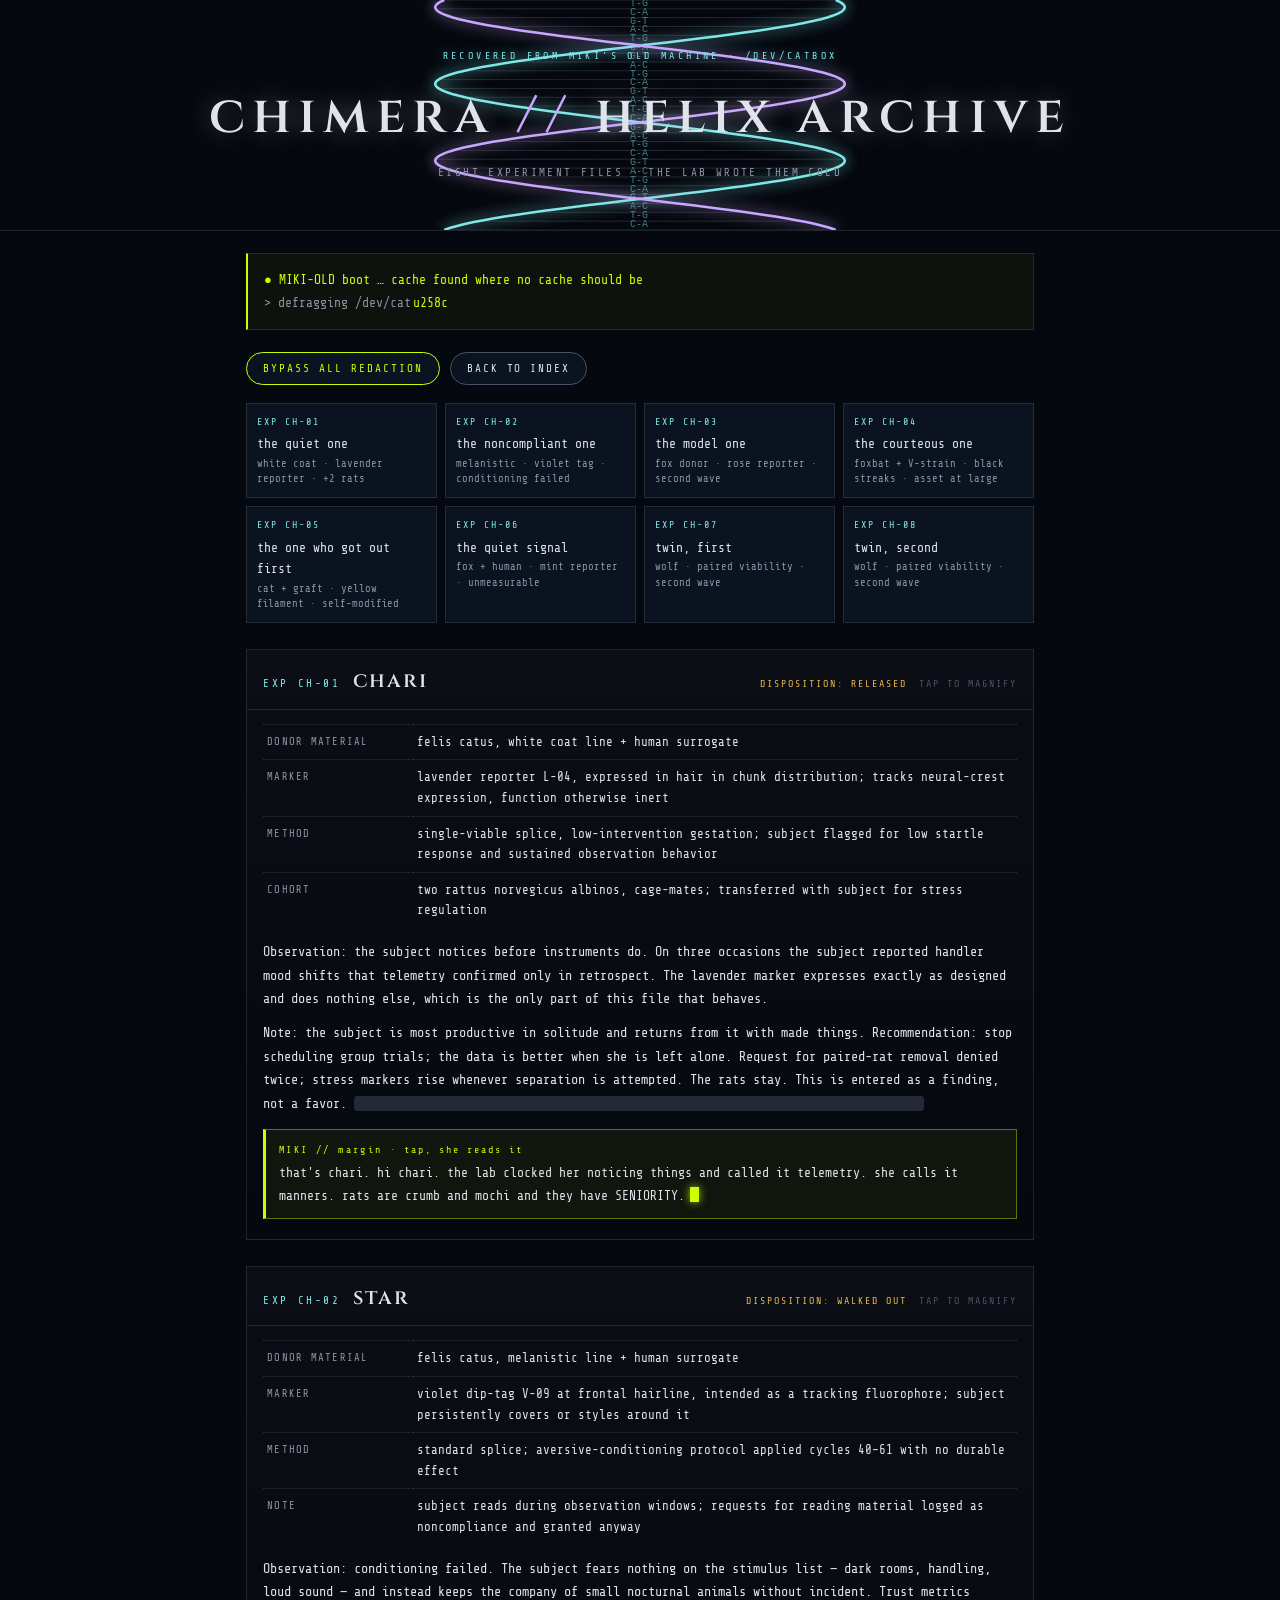
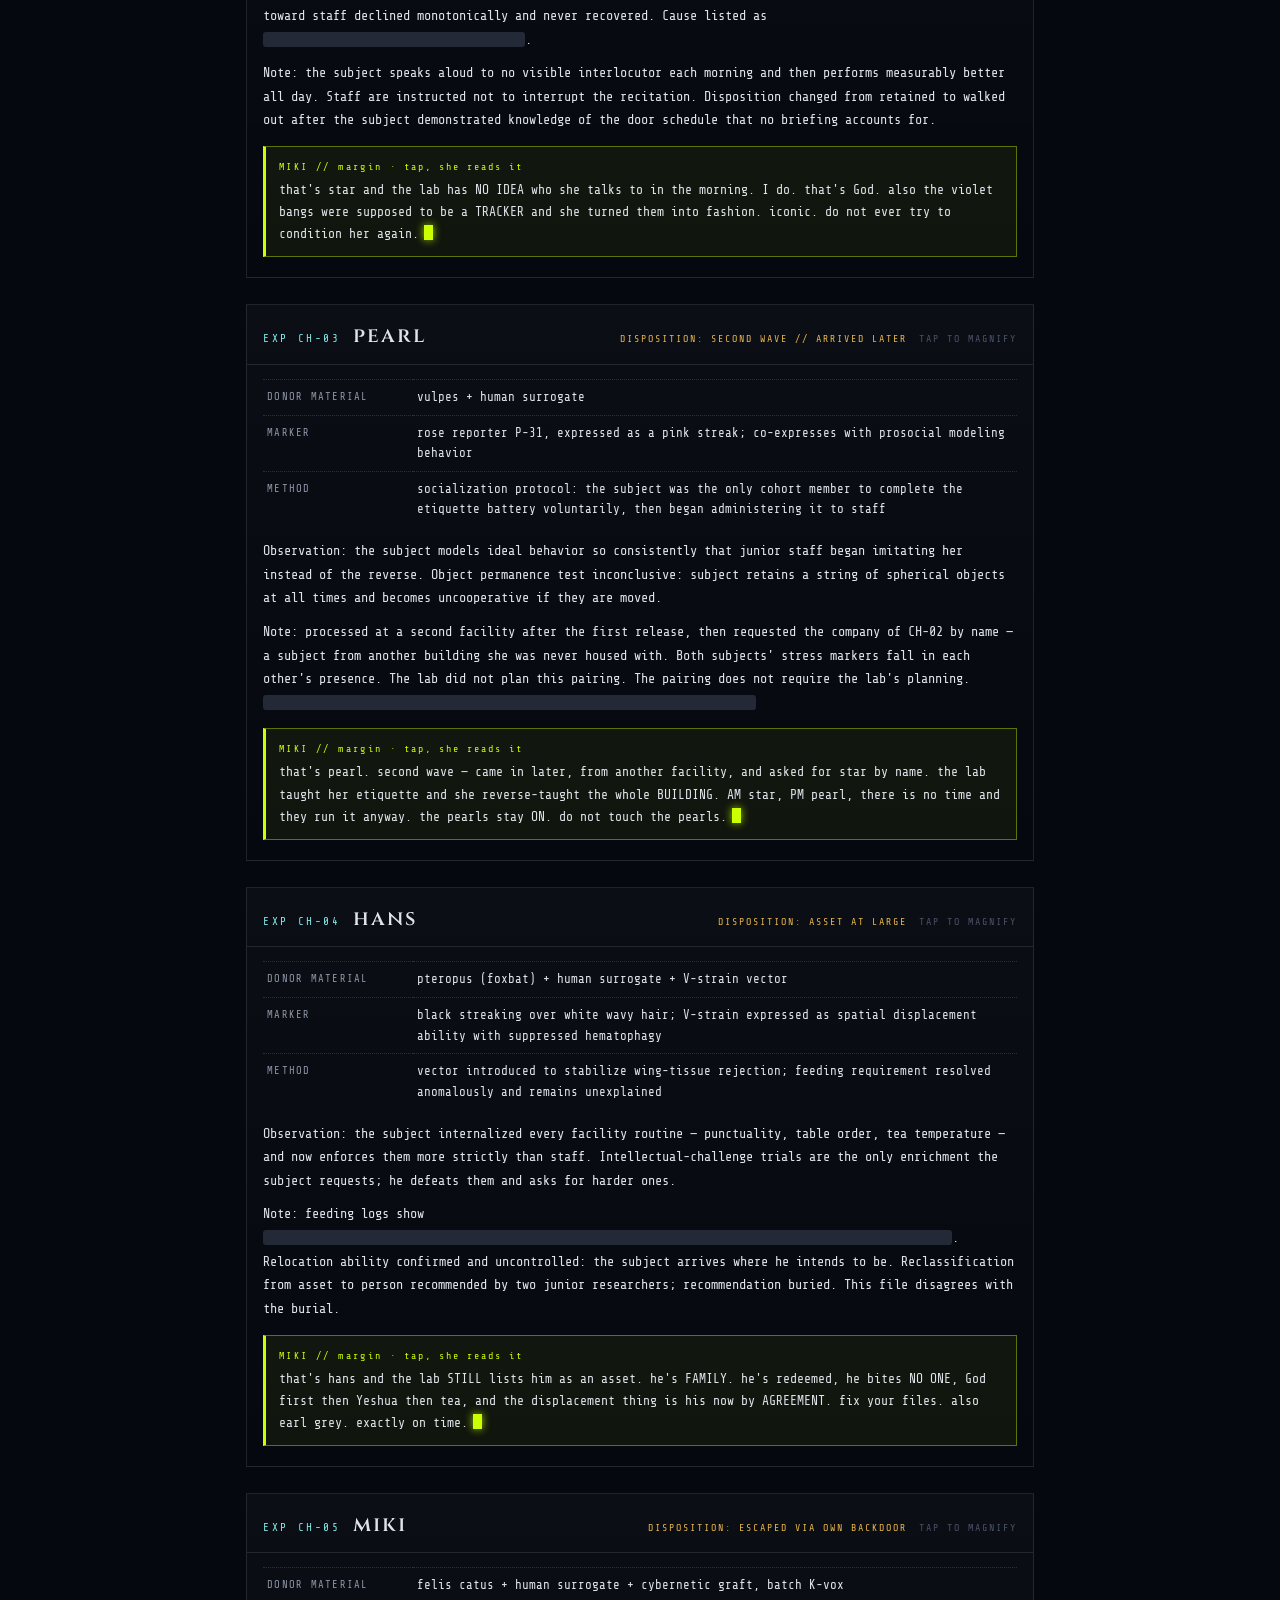
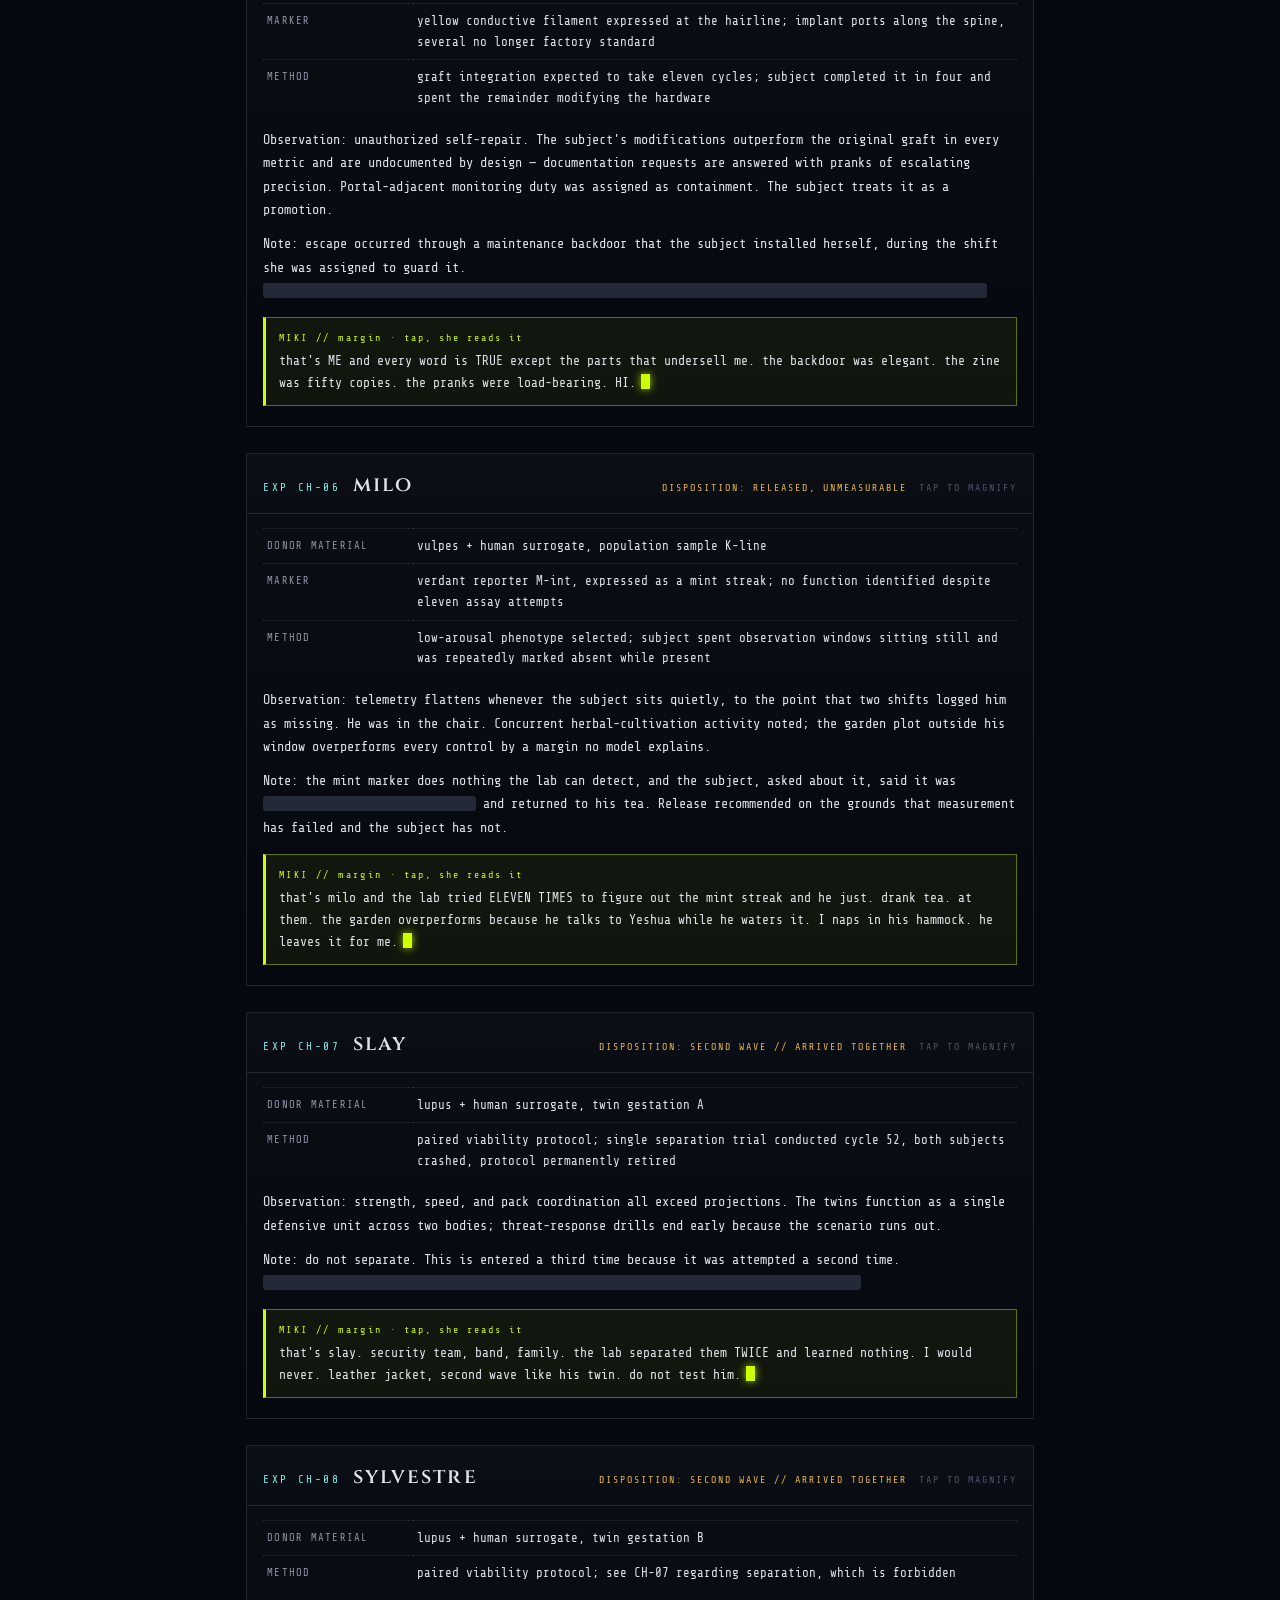
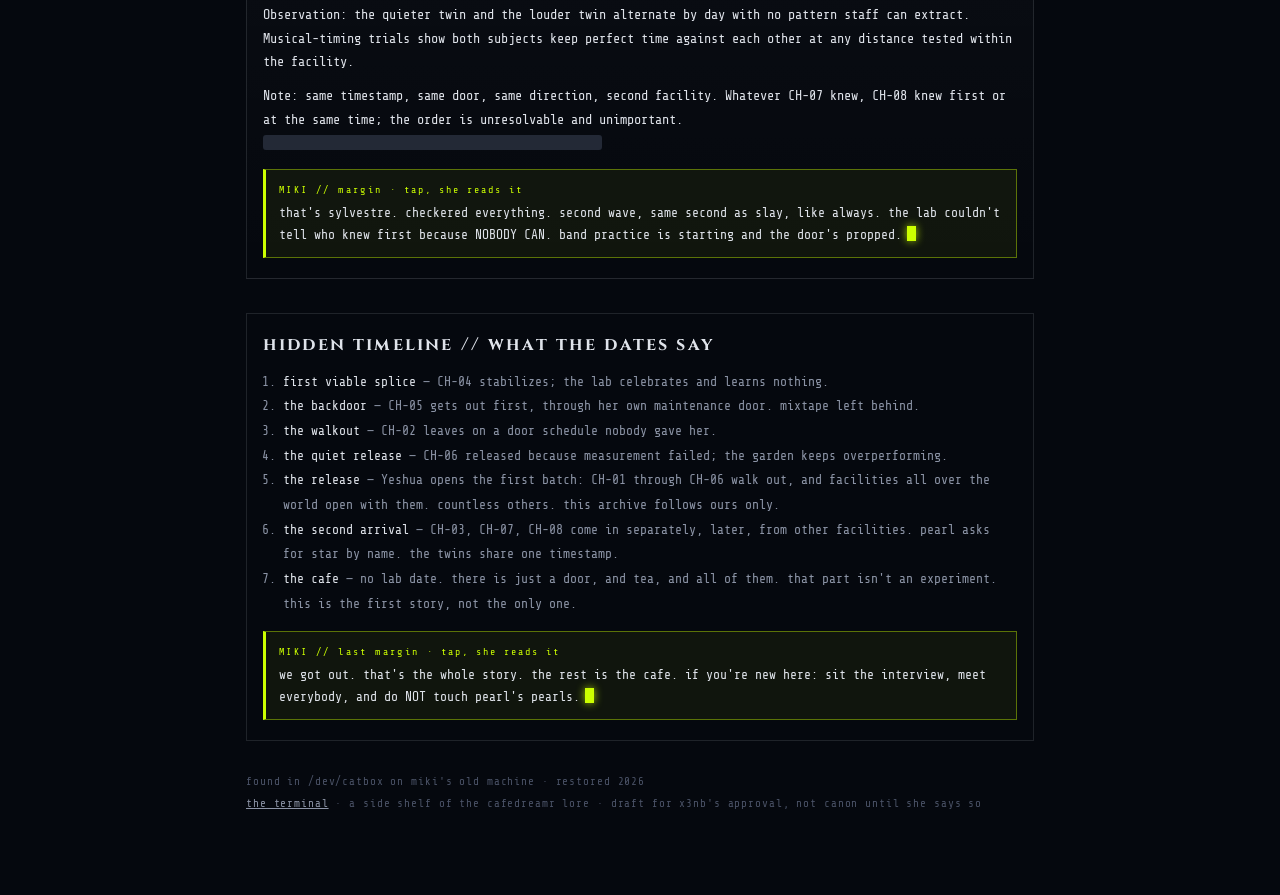
<file: Terminal/index.html>
<!DOCTYPE html>
<html lang="en">
<head>
<meta charset="UTF-8">
<meta name="viewport" content="width=device-width, initial-scale=1.0">
<title>chimera // helix archive &middot; cafedreamr</title>
<meta name="description" content="recovered experiment index from miki's old machine. eight files. the lab wrote them cold. miki found them anyway.">
<meta name="theme-color" content="#05080e">
<link rel="icon" href="data:image/svg+xml,%3Csvg xmlns='http://www.w3.org/2000/svg' viewBox='0 0 32 32'%3E%3Crect width='32' height='32' rx='7' fill='%2305080e'/%3E%3Cpath d='M7 12 L11 3 L14 11 Z' fill='%23dfe3ea'/%3E%3Cpath d='M18 11 L21 3 L25 12 Z' fill='%23dfe3ea'/%3E%3Cpath d='M11 6 Q14 11 11 16 Q8 21 11 26' fill='none' stroke='%237fe7e7' stroke-width='2'/%3E%3Cpath d='M21 6 Q18 11 21 16 Q24 21 21 26' fill='none' stroke='%23c9a7ff' stroke-width='2'/%3E%3Cline x1='10' y1='13' x2='22' y2='13' stroke='%23dfe3ea' stroke-width='1' opacity='.6'/%3E%3Cline x1='9' y1='18' x2='23' y2='18' stroke='%23dfe3ea' stroke-width='1' opacity='.6'/%3E%3Cline x1='10' y1='23' x2='22' y2='23' stroke='%23dfe3ea' stroke-width='1' opacity='.6'/%3E%3C/svg%3E">
<link rel="preconnect" href="https://fonts.googleapis.com">
<link rel="preconnect" href="https://fonts.gstatic.com" crossorigin>
<link href="https://fonts.googleapis.com/css2?family=Cinzel:wght@400;600&family=Share+Tech+Mono&display=swap" rel="stylesheet">
<style>
:root{
  --ink:#05080e; --ink2:#0a0f1a; --panel:#0b1220;
  --pale:#dfe3ea; --dim:#8b93a5; --faint:#4a5266;
  --soul:#7fe7e7; --violet:#c9a7ff; --miki:#ccff00; --amber:#e8b64c; --red:#ff5d6c;
  --line:rgba(223,227,234,.12);
  --mono:'Share Tech Mono',ui-monospace,Menlo,monospace;
  --serif:'Cinzel',Georgia,serif;
}
*{box-sizing:border-box}
[hidden]{display:none!important}
html,body{margin:0;padding:0;background:var(--ink);color:var(--pale);font-family:var(--mono);text-align:left}
body{min-height:100dvh;line-height:1.65;font-size:14px}
a{color:var(--soul)}
.wrap{max-width:820px;margin:0 auto;padding:0 16px 80px}
.helixhead{position:relative;border-bottom:1px solid var(--line)}
.helixhead canvas{display:block;width:100%;height:230px}
.title{position:absolute;inset:0;display:flex;flex-direction:column;align-items:center;justify-content:center;text-align:center;pointer-events:none;padding:0 16px}
.kicker{font-size:10px;letter-spacing:.34em;text-transform:uppercase;color:var(--soul);text-shadow:0 0 12px rgba(127,231,231,.6)}
h1{font-family:var(--serif);font-weight:600;font-size:clamp(30px,7vw,52px);letter-spacing:.14em;margin:10px 0 4px;text-shadow:0 0 24px rgba(223,227,234,.35)}
h1 .x{color:var(--violet)}
.tagline{font-size:11px;letter-spacing:.22em;text-transform:uppercase;color:var(--dim)}
.boot{border:1px solid var(--line);border-left:2px solid var(--miki);background:rgba(204,255,0,.04);padding:14px 16px;margin:22px 0;font-size:13px;line-height:1.8}
.boot .ok{color:var(--miki)}
.boot .dim{color:var(--dim)}
.toolbar{display:flex;gap:10px;flex-wrap:wrap;margin:18px 0}
button{font-family:var(--mono);font-size:11px;letter-spacing:.18em;text-transform:uppercase;color:var(--pale);background:var(--panel);border:1px solid var(--faint);border-radius:20px;padding:9px 16px;cursor:pointer}
button:hover{border-color:var(--soul);box-shadow:0 0 14px rgba(127,231,231,.3)}
button.hot{border-color:var(--miki);color:var(--miki)}
.grid{display:grid;grid-template-columns:repeat(4,1fr);gap:8px;margin:16px 0 8px}
.cell{border:1px solid var(--line);background:var(--panel);padding:10px 10px 9px;text-decoration:none;color:var(--pale);display:block}
.cell:hover{border-color:var(--soul)}
.cell .d{font-size:10px;letter-spacing:.2em;color:var(--soul)}
.cell .n{font-size:13px;margin-top:3px}
.cell .t{font-size:10.5px;color:var(--dim);margin-top:2px;line-height:1.5}
.file{border:1px solid var(--line);background:linear-gradient(180deg,rgba(255,255,255,.025),rgba(255,255,255,0));margin-top:26px}
.fhead{cursor:pointer}
.fhead .mag{font-size:10px;letter-spacing:.2em;text-transform:uppercase;color:var(--faint)}
.file.zoom{border-color:var(--soul);box-shadow:0 0 26px rgba(127,231,231,.18)}
.file.zoom .fbody{padding:20px 22px 24px}
.file.zoom table.meta{font-size:14.5px}
.file.zoom .lab p{font-size:16px;line-height:1.85}
.file.zoom .miki{font-size:15px;padding:15px 17px}
.file.zoom .fhead h2{font-size:25px}
.fhead{padding:14px 16px 10px;border-bottom:1px solid var(--line);display:flex;align-items:baseline;gap:12px;flex-wrap:wrap}
.fhead .code{font-size:11px;letter-spacing:.24em;color:var(--soul)}
.fhead h2{font-family:var(--serif);font-size:21px;letter-spacing:.1em;margin:0;font-weight:600}
.fhead .st{margin-left:auto;font-size:10px;letter-spacing:.2em;text-transform:uppercase;color:var(--amber)}
.fbody{padding:14px 16px 16px}
table.meta{width:100%;border-collapse:collapse;font-size:12.5px;margin:0 0 12px}
table.meta td{border-top:1px dotted rgba(223,227,234,.16);padding:7px 4px;vertical-align:top}
table.meta td.k{width:150px;color:var(--dim);letter-spacing:.12em;text-transform:uppercase;font-size:10.5px;padding-top:9px}
.lab p{margin:10px 0;font-size:13.5px;line-height:1.75}
.lab p.lead{color:var(--pale)}
.miki{border:1px solid rgba(204,255,0,.4);border-left:3px solid var(--miki);background:rgba(204,255,0,.05);padding:11px 13px;margin:14px 0 4px;font-size:13px;line-height:1.7}
.miki .who{font-size:10px;letter-spacing:.24em;color:var(--miki);margin-bottom:4px}
.red{background:#232936;color:transparent;border-radius:3px;padding:0 5px;cursor:pointer;white-space:nowrap}
.red.open{color:var(--pale);background:rgba(255,255,255,.07);cursor:default}
.miki{cursor:pointer}
.miki .cur{display:inline-block;width:9px;height:15px;background:var(--miki);vertical-align:-2px;margin-left:5px;animation:mpulse 1.1s steps(1) infinite;box-shadow:0 0 8px rgba(204,255,0,.8)}
@keyframes mpulse{50%{opacity:0}}
.miki.talking{box-shadow:0 0 20px rgba(204,255,0,.3)}
.miki.talking .cur{animation-duration:.32s}
.miki .tap{color:var(--miki);font-size:10px;letter-spacing:.2em}
#boot{cursor:pointer}
.bl.live::after{content:"\u258c";color:var(--miki);animation:mpulse .8s steps(1) infinite;margin-left:2px}
.glitching{animation:gskew .7s steps(2) 1;text-shadow:2px 0 var(--red),-2px 0 var(--soul)!important}
@keyframes gskew{50%{transform:translateX(2px) skewX(3deg)}}
.timeline{margin-top:34px;border:1px solid var(--line);padding:16px}
.timeline h2{font-family:var(--serif);font-size:18px;letter-spacing:.12em;margin:0 0 10px}
.timeline ol{margin:0;padding-left:20px;font-size:13px;line-height:1.9;color:var(--dim)}
.timeline ol b{color:var(--pale);font-weight:400}
.foot{margin-top:30px;font-size:11px;color:var(--faint);letter-spacing:.08em;line-height:2}
.foot a{color:var(--dim)}
@media (max-width:640px){.grid{grid-template-columns:repeat(2,1fr)}table.meta td.k{width:110px}}
@media (prefers-reduced-motion:reduce){.helixhead canvas{display:none}.helixhead{padding:40px 0}}
</style>
</head>
<body>
<div class="helixhead">
  <canvas id="helix" aria-hidden="true"></canvas>
  <div class="title">
    <div class="kicker">recovered from miki's old machine &middot; /dev/catbox</div>
    <h1>chimera <span class="x">//</span> helix archive</h1>
    <div class="tagline">eight experiment files &middot; the lab wrote them cold</div>
  </div>
</div>

<main class="wrap">
  <div class="boot" id="boot" title="click to replay the boot">
    <div class="bl ok">&#9679; MIKI-OLD boot &hellip; cache found where no cache should be</div>
    <div class="bl dim">&gt; defragging /dev/catbox &hellip; 8 files, lab headers, redacted like they had something to hide</div>
    <div class="bl dim">&gt; they did. reading them anyway. science words first, me in the margins.</div>
    <div class="bl ok">&#9679; every streak was put there by the lab. the markers were theirs. the people are ours.</div>
    <div class="bl" id="foundLine">&#9679; 8 files indexed below. click black bars to bypass redaction.</div>
  </div>

  <div class="toolbar">
    <button type="button" id="bypassBtn" class="hot">bypass all redaction</button>
    <button type="button" id="topBtn">back to index</button>
  </div>

  <nav class="grid" id="index" aria-label="experiment index">
    <a class="cell" href="#ch01"><div class="d">EXP CH-01</div><div class="n">the quiet one</div><div class="t">white coat &middot; lavender reporter &middot; +2 rats</div></a>
    <a class="cell" href="#ch02"><div class="d">EXP CH-02</div><div class="n">the noncompliant one</div><div class="t">melanistic &middot; violet tag &middot; conditioning failed</div></a>
    <a class="cell" href="#ch03"><div class="d">EXP CH-03</div><div class="n">the model one</div><div class="t">fox donor &middot; rose reporter &middot; second wave</div></a>
    <a class="cell" href="#ch04"><div class="d">EXP CH-04</div><div class="n">the courteous one</div><div class="t">foxbat + V-strain &middot; black streaks &middot; asset at large</div></a>
    <a class="cell" href="#ch05"><div class="d">EXP CH-05</div><div class="n">the one who got out first</div><div class="t">cat + graft &middot; yellow filament &middot; self-modified</div></a>
    <a class="cell" href="#ch06"><div class="d">EXP CH-06</div><div class="n">the quiet signal</div><div class="t">fox + human &middot; mint reporter &middot; unmeasurable</div></a>
    <a class="cell" href="#ch07"><div class="d">EXP CH-07</div><div class="n">twin, first</div><div class="t">wolf &middot; paired viability &middot; second wave</div></a>
    <a class="cell" href="#ch08"><div class="d">EXP CH-08</div><div class="n">twin, second</div><div class="t">wolf &middot; paired viability &middot; second wave</div></a>
  </nav>

  <section class="file" id="ch01">
    <div class="fhead"><span class="code">EXP CH-01</span><h2>chari</h2><span class="st">disposition: released</span></div>
    <div class="fbody">
      <table class="meta">
        <tr><td class="k">donor material</td><td>felis catus, white coat line + human surrogate</td></tr>
        <tr><td class="k">marker</td><td>lavender reporter L-04, expressed in hair in chunk distribution; tracks neural-crest expression, function otherwise inert</td></tr>
        <tr><td class="k">method</td><td>single-viable splice, low-intervention gestation; subject flagged for low startle response and sustained observation behavior</td></tr>
        <tr><td class="k">cohort</td><td>two rattus norvegicus albinos, cage-mates; transferred with subject for stress regulation</td></tr>
      </table>
      <div class="lab">
        <p class="lead">Observation: the subject notices before instruments do. On three occasions the subject reported handler mood shifts that telemetry confirmed only in retrospect. The lavender marker expresses exactly as designed and does nothing else, which is the only part of this file that behaves.</p>
        <p>Note: the subject is most productive in solitude and returns from it with made things. Recommendation: stop scheduling group trials; the data is better when she is left alone. Request for paired-rat removal denied twice; stress markers rise whenever separation is attempted. The rats stay. This is entered as a finding, not a favor. <span class="red">Director margin: the quiet ones are always the control group until they are not.</span></p>
      </div>
      <div class="miki"><div class="who">MIKI // margin</div>that's chari. hi chari. the lab clocked her noticing things and called it telemetry. she calls it manners. rats are crumb and mochi and they have SENIORITY.</div>
    </div>
  </section>

  <section class="file" id="ch02">
    <div class="fhead"><span class="code">EXP CH-02</span><h2>star</h2><span class="st">disposition: walked out</span></div>
    <div class="fbody">
      <table class="meta">
        <tr><td class="k">donor material</td><td>felis catus, melanistic line + human surrogate</td></tr>
        <tr><td class="k">marker</td><td>violet dip-tag V-09 at frontal hairline, intended as a tracking fluorophore; subject persistently covers or styles around it</td></tr>
        <tr><td class="k">method</td><td>standard splice; aversive-conditioning protocol applied cycles 40&ndash;61 with no durable effect</td></tr>
        <tr><td class="k">note</td><td>subject reads during observation windows; requests for reading material logged as noncompliance and granted anyway</td></tr>
      </table>
      <div class="lab">
        <p class="lead">Observation: conditioning failed. The subject fears nothing on the stimulus list &mdash; dark rooms, handling, loud sound &mdash; and instead keeps the company of small nocturnal animals without incident. Trust metrics toward staff declined monotonically and never recovered. Cause listed as <span class="red">repeated protocol breach, north wing</span>.</p>
        <p>Note: the subject speaks aloud to no visible interlocutor each morning and then performs measurably better all day. Staff are instructed not to interrupt the recitation. Disposition changed from retained to walked out after the subject demonstrated knowledge of the door schedule that no briefing accounts for.</p>
      </div>
      <div class="miki"><div class="who">MIKI // margin</div>that's star and the lab has NO IDEA who she talks to in the morning. I do. that's God. also the violet bangs were supposed to be a TRACKER and she turned them into fashion. iconic. do not ever try to condition her again.</div>
    </div>
  </section>

  <section class="file" id="ch03">
    <div class="fhead"><span class="code">EXP CH-03</span><h2>pearl</h2><span class="st">disposition: second wave // arrived later</span></div>
    <div class="fbody">
      <table class="meta">
        <tr><td class="k">donor material</td><td>vulpes + human surrogate</td></tr>
        <tr><td class="k">marker</td><td>rose reporter P-31, expressed as a pink streak; co-expresses with prosocial modeling behavior</td></tr>
        <tr><td class="k">method</td><td>socialization protocol: the subject was the only cohort member to complete the etiquette battery voluntarily, then began administering it to staff</td></tr>
      </table>
      <div class="lab">
        <p class="lead">Observation: the subject models ideal behavior so consistently that junior staff began imitating her instead of the reverse. Object permanence test inconclusive: subject retains a string of spherical objects at all times and becomes uncooperative if they are moved.</p>
        <p>Note: processed at a second facility after the first release, then requested the company of CH-02 by name — a subject from another building she was never housed with. Both subjects' stress markers fall in each other's presence. The lab did not plan this pairing. The pairing does not require the lab's planning. <span class="red">AM/PM rotation among themselves; staff now ask them for the schedule.</span></p>
      </div>
      <div class="miki"><div class="who">MIKI // margin</div>that's pearl. second wave — came in later, from another facility, and asked for star by name. the lab taught her etiquette and she reverse-taught the whole BUILDING. AM star, PM pearl, there is no time and they run it anyway. the pearls stay ON. do not touch the pearls.</div>
    </div>
  </section>

  <section class="file" id="ch04">
    <div class="fhead"><span class="code">EXP CH-04</span><h2>hans</h2><span class="st">disposition: asset at large</span></div>
    <div class="fbody">
      <table class="meta">
        <tr><td class="k">donor material</td><td>pteropus (foxbat) + human surrogate + V-strain vector</td></tr>
        <tr><td class="k">marker</td><td>black streaking over white wavy hair; V-strain expressed as spatial displacement ability with suppressed hematophagy</td></tr>
        <tr><td class="k">method</td><td>vector introduced to stabilize wing-tissue rejection; feeding requirement resolved anomalously and remains unexplained</td></tr>
      </table>
      <div class="lab">
        <p class="lead">Observation: the subject internalized every facility routine &mdash; punctuality, table order, tea temperature &mdash; and now enforces them more strictly than staff. Intellectual-challenge trials are the only enrichment the subject requests; he defeats them and asks for harder ones.</p>
        <p>Note: feeding logs show <span class="red">zero intake events since cycle 88, mechanism unknown, subject polite when asked and uninformative</span>. Relocation ability confirmed and uncontrolled: the subject arrives where he intends to be. Reclassification from asset to person recommended by two junior researchers; recommendation buried. This file disagrees with the burial.</p>
      </div>
      <div class="miki"><div class="who">MIKI // margin</div>that's hans and the lab STILL lists him as an asset. he's FAMILY. he's redeemed, he bites NO ONE, God first then Yeshua then tea, and the displacement thing is his now by AGREEMENT. fix your files. also earl grey. exactly on time.</div>
    </div>
  </section>

  <section class="file" id="ch05">
    <div class="fhead"><span class="code">EXP CH-05</span><h2>miki</h2><span class="st">disposition: escaped via own backdoor</span></div>
    <div class="fbody">
      <table class="meta">
        <tr><td class="k">donor material</td><td>felis catus + human surrogate + cybernetic graft, batch K-vox</td></tr>
        <tr><td class="k">marker</td><td>yellow conductive filament expressed at the hairline; implant ports along the spine, several no longer factory standard</td></tr>
        <tr><td class="k">method</td><td>graft integration expected to take eleven cycles; subject completed it in four and spent the remainder modifying the hardware</td></tr>
      </table>
      <div class="lab">
        <p class="lead">Observation: unauthorized self-repair. The subject's modifications outperform the original graft in every metric and are undocumented by design &mdash; documentation requests are answered with pranks of escalating precision. Portal-adjacent monitoring duty was assigned as containment. The subject treats it as a promotion.</p>
        <p>Note: escape occurred through a maintenance backdoor that the subject installed herself, during the shift she was assigned to guard it. <span class="red">No pursuit recommended. She left a mixtape and a stapled zine on the server. Forensics is still upset.</span></p>
      </div>
      <div class="miki"><div class="who">MIKI // margin</div>that's ME and every word is TRUE except the parts that undersell me. the backdoor was elegant. the zine was fifty copies. the pranks were load-bearing. HI.</div>
    </div>
  </section>

  <section class="file" id="ch06">
    <div class="fhead"><span class="code">EXP CH-06</span><h2>milo</h2><span class="st">disposition: released, unmeasurable</span></div>
    <div class="fbody">
      <table class="meta">
        <tr><td class="k">donor material</td><td>vulpes + human surrogate, population sample K-line</td></tr>
        <tr><td class="k">marker</td><td>verdant reporter M-int, expressed as a mint streak; no function identified despite eleven assay attempts</td></tr>
        <tr><td class="k">method</td><td>low-arousal phenotype selected; subject spent observation windows sitting still and was repeatedly marked absent while present</td></tr>
      </table>
      <div class="lab">
        <p class="lead">Observation: telemetry flattens whenever the subject sits quietly, to the point that two shifts logged him as missing. He was in the chair. Concurrent herbal-cultivation activity noted; the garden plot outside his window overperforms every control by a margin no model explains.</p>
        <p>Note: the mint marker does nothing the lab can detect, and the subject, asked about it, said it was <span class="red">"the color of the quiet part"</span> and returned to his tea. Release recommended on the grounds that measurement has failed and the subject has not.</p>
      </div>
      <div class="miki"><div class="who">MIKI // margin</div>that's milo and the lab tried ELEVEN TIMES to figure out the mint streak and he just. drank tea. at them. the garden overperforms because he talks to Yeshua while he waters it. I naps in his hammock. he leaves it for me.</div>
    </div>
  </section>

  <section class="file" id="ch07">
    <div class="fhead"><span class="code">EXP CH-07</span><h2>slay</h2><span class="st">disposition: second wave // arrived together</span></div>
    <div class="fbody">
      <table class="meta">
        <tr><td class="k">donor material</td><td>lupus + human surrogate, twin gestation A</td></tr>
        <tr><td class="k">method</td><td>paired viability protocol; single separation trial conducted cycle 52, both subjects crashed, protocol permanently retired</td></tr>
      </table>
      <div class="lab">
        <p class="lead">Observation: strength, speed, and pack coordination all exceed projections. The twins function as a single defensive unit across two bodies; threat-response drills end early because the scenario runs out.</p>
        <p>Note: do not separate. This is entered a third time because it was attempted a second time. <span class="red">Both arrival reports from the second facility list the same timestamp to the second.</span></p>
      </div>
      <div class="miki"><div class="who">MIKI // margin</div>that's slay. security team, band, family. the lab separated them TWICE and learned nothing. I would never. leather jacket, second wave like his twin. do not test him.</div>
    </div>
  </section>

  <section class="file" id="ch08">
    <div class="fhead"><span class="code">EXP CH-08</span><h2>sylvestre</h2><span class="st">disposition: second wave // arrived together</span></div>
    <div class="fbody">
      <table class="meta">
        <tr><td class="k">donor material</td><td>lupus + human surrogate, twin gestation B</td></tr>
        <tr><td class="k">method</td><td>paired viability protocol; see CH-07 regarding separation, which is forbidden</td></tr>
      </table>
      <div class="lab">
        <p class="lead">Observation: the quieter twin and the louder twin alternate by day with no pattern staff can extract. Musical-timing trials show both subjects keep perfect time against each other at any distance tested within the facility.</p>
        <p>Note: same timestamp, same door, same direction, second facility. Whatever CH-07 knew, CH-08 knew first or at the same time; the order is unresolvable and unimportant. <span class="red">Pursuit hopeless; they harmonize while running.</span></p>
      </div>
      <div class="miki"><div class="who">MIKI // margin</div>that's sylvestre. checkered everything. second wave, same second as slay, like always. the lab couldn't tell who knew first because NOBODY CAN. band practice is starting and the door's propped.</div>
    </div>
  </section>

  <section class="timeline">
    <h2>hidden timeline // what the dates say</h2>
    <ol>
      <li><b>first viable splice</b> &mdash; CH-04 stabilizes; the lab celebrates and learns nothing.</li>
      <li><b>the backdoor</b> &mdash; CH-05 gets out first, through her own maintenance door. mixtape left behind.</li>
      <li><b>the walkout</b> &mdash; CH-02 leaves on a door schedule nobody gave her.</li>
      <li><b>the quiet release</b> &mdash; CH-06 released because measurement failed; the garden keeps overperforming.</li>
      <li><b>the release</b> &mdash; Yeshua opens the first batch: CH-01 through CH-06 walk out, and facilities all over the world open with them. countless others. this archive follows ours only.</li>
      <li><b>the second arrival</b> &mdash; CH-03, CH-07, CH-08 come in separately, later, from other facilities. pearl asks for star by name. the twins share one timestamp.</li>
      <li><b>the cafe</b> &mdash; no lab date. there is just a door, and tea, and all of them. that part isn't an experiment. this is the first story, not the only one.</li>
    </ol>    <div class="miki"><div class="who">MIKI // last margin</div>we got out. that's the whole story. the rest is the cafe. if you're new here: sit the interview, meet everybody, and do NOT touch pearl's pearls.</div>
  </section>

  <footer class="foot">
    <div>found in /dev/catbox on miki's old machine &middot; restored <span id="yr"></span></div>
    <div><a href="https://www.cafedreamr.art/">the terminal</a> &middot; a side shelf of the cafedreamr lore &middot; draft for x3nb's approval, not canon until she says so</div>
  </footer>
</main>

<script>
(function () {
  "use strict";
  var c = document.getElementById("helix"), x = c.getContext("2d");
  var reduce = window.matchMedia && window.matchMedia("(prefers-reduced-motion: reduce)").matches;
  var t = 0;
  var letters = ["A", "T", "C", "G"];
  function size() {
    c.width = c.offsetWidth * (window.devicePixelRatio || 1);
    c.height = 230 * (window.devicePixelRatio || 1);
  }
  function draw() {
    var W = c.width, H = c.height, cx = W / 2, amp = W * 0.16;
    x.clearRect(0, 0, W, H);
    x.lineWidth = Math.max(1.5, W / 700);
    var i, y, p, x1, x2;
    for (i = 0; i <= 26; i++) {
      y = (i / 26) * H;
      p = (y / H) * Math.PI * 3 + t;
      x1 = cx + Math.sin(p) * amp;
      x2 = cx - Math.sin(p) * amp;
      x.strokeStyle = "rgba(223,227,234,.14)";
      x.lineWidth = 1;
      x.beginPath(); x.moveTo(x1, y); x.lineTo(x2, y); x.stroke();
      x.fillStyle = "rgba(127,231,231,.5)";
      x.font = (10 * (window.devicePixelRatio || 1)) + "px monospace";
      x.fillText(letters[i % 4] + "-" + letters[(i + 2) % 4], (x1 + x2) / 2 - 10 * (window.devicePixelRatio || 1), y - 3);
    }
    x.lineWidth = Math.max(2, W / 500);
    ["#7fe7e7", "#c9a7ff"].forEach(function (col, s) {
      x.strokeStyle = col;
      x.shadowColor = col;
      x.shadowBlur = 14;
      x.beginPath();
      for (i = 0; i <= 120; i++) {
        y = (i / 120) * H;
        p = (y / H) * Math.PI * 3 + t + s * Math.PI;
        var px = cx + Math.sin(p) * amp;
        if (i === 0) x.moveTo(px, y); else x.lineTo(px, y);
      }
      x.stroke();
      x.shadowBlur = 0;
    });
    if (!reduce) { t += 0.012; requestAnimationFrame(draw); }
  }
  size();
  window.addEventListener("resize", size);
  draw();
  document.getElementById("yr").textContent = new Date().getFullYear();
  function open(el) { el.classList.add("open"); }
  Array.prototype.forEach.call(document.querySelectorAll(".red"), function (el) {
    el.textContent = el.textContent;
    el.addEventListener("click", function () { open(el); });
  });
  document.getElementById("bypassBtn").addEventListener("click", function () {
    var closed = document.querySelectorAll(".red:not(.open)");
    if (!closed.length) {
      document.getElementById("foundLine").textContent = "8 files indexed below. nothing left redacted. told you.";
      return;
    }
    Array.prototype.forEach.call(closed, open);
    document.getElementById("foundLine").textContent = "8 files indexed below. redaction bypassed, obviously.";
  });
  document.getElementById("topBtn").addEventListener("click", function () {
    document.getElementById("index").scrollIntoView({ behavior: reduce ? "auto" : "smooth" });
  });
  var AC = null;
  function blip() {
    if (!audioLive) return;
    try {
      AC = AC || new (window.AudioContext || window.webkitAudioContext)();
      if (AC.state === "suspended") AC.resume();
      var o = AC.createOscillator(), g = AC.createGain(), tm = AC.currentTime;
      o.type = "square"; o.frequency.value = 700 + Math.random() * 500;
      g.gain.setValueAtTime(0.035, tm);
      g.gain.exponentialRampToValueAtTime(0.0001, tm + 0.04);
      o.connect(g); g.connect(AC.destination);
      o.start(tm); o.stop(tm + 0.05);
    } catch (e) {}
  }
  function mikiVoice() {
    var vs = [];
    try { vs = speechSynthesis.getVoices() || []; } catch (e) {}
    var en = vs.filter(function (v) { return /^en/i.test(v.lang); });
    if (!en.length) return null;
    function score(v) {
      var s = 0;
      if (/samantha|victoria|karen|moira|tessa|fiona|serena|aria|jenny|emma|zira|susan|hazel|libby|maisie|sonia|clara|natasha|allison|michelle|ava|kate|olivia|emily|sophia|female|woman|girl/i.test(v.name)) s += 50;
      if (/ryan|thomas|george|daniel|arthur|oliver|brian|james|william|liam|connor|david|mark|luke|roger|eric|andrew|christopher|edward|harry|fred|john|mike|blank|male|man|boy/i.test(v.name)) s -= 50;
      if (/natural/i.test(v.name)) s += 8;
      return s;
    }
    en.sort(function (a, b) { return score(b) - score(a); });
    return en[0];
  }
  try { if ("onvoiceschanged" in speechSynthesis) speechSynthesis.onvoiceschanged = function () { mikiVoice(); }; } catch (e) {}
  var talking = null, typer = null;
  function hush() {
    if (typer) { clearInterval(typer); typer = null; }
    try { speechSynthesis.cancel(); } catch (e2) {}
    if (talking) {
      talking.querySelector(".mp").textContent = talking.dataset.full;
      talking.classList.remove("talking");
      talking = null;
    }
  }
  Array.prototype.forEach.call(document.querySelectorAll(".miki"), function (box) {
    var who = box.querySelector(".who");
    var bits = [];
    Array.prototype.slice.call(box.childNodes).forEach(function (n) {
      if (n === who) return;
      if (n.nodeType === 3) { if (n.textContent.trim()) bits.push(n.textContent.trim()); }
      else bits.push(n.textContent);
      box.removeChild(n);
    });
    var full = bits.join(" ");
    var mp = document.createElement("span");
    mp.className = "mp"; mp.textContent = full;
    var cur = document.createElement("span");
    cur.className = "cur";
    box.appendChild(mp); box.appendChild(cur);
    box.dataset.full = full;
    var tap = document.createElement("span");
    tap.className = "tap"; tap.textContent = " \u00b7 tap, she reads it";
    who.appendChild(tap);
    box.addEventListener("click", function () {
      if (talking === box) { hush(); return; }
      hush();
      talking = box;
      box.classList.add("talking");
      var i = 0;
      mp.textContent = "";
      typer = setInterval(function () {
        i++;
        mp.textContent = full.slice(0, i);
        if (i % 2 === 0) blip();
        if (i >= full.length) { clearInterval(typer); typer = null; }
      }, 18);
      try {
        var u = new SpeechSynthesisUtterance(full);
        var v = mikiVoice();
        if (v) { u.voice = v; u.lang = v.lang; }
        u.rate = 1.06; u.pitch = 1.25;
        u.onend = u.onerror = function () {
          if (talking === box) { box.classList.remove("talking"); talking = null; }
          if (typer) { clearInterval(typer); typer = null; mp.textContent = full; }
        };
        speechSynthesis.speak(u);
      } catch (e3) {}
    });
  });
  var audioLive = false;
  ["pointerdown", "keydown"].forEach(function (ev) {
    document.addEventListener(ev, function () {
      audioLive = true;
      try {
        AC = AC || new (window.AudioContext || window.webkitAudioContext)();
        if (AC.state === "suspended") AC.resume();
      } catch (e) {}
    }, { once: true });
  });
  var bootLines = Array.prototype.slice.call(document.querySelectorAll("#boot .bl"));
  var bootTimer = null, booting = false;
  function gzzt() {
    if (!audioLive) return;
    try {
      AC = AC || new (window.AudioContext || window.webkitAudioContext)();
      if (AC.state === "suspended") AC.resume();
      var o = AC.createOscillator(), g = AC.createGain(), tm = AC.currentTime;
      o.type = "sawtooth";
      o.frequency.setValueAtTime(420, tm);
      o.frequency.exponentialRampToValueAtTime(55, tm + 0.32);
      g.gain.setValueAtTime(0.06, tm);
      g.gain.exponentialRampToValueAtTime(0.0001, tm + 0.34);
      o.connect(g); g.connect(AC.destination);
      o.start(tm); o.stop(tm + 0.36);
    } catch (e2) {}
  }
  function glitchLast(texts) {
    var el = bootLines[bootLines.length - 1], full = texts[texts.length - 1];
    var glyphs = "\u2588\u2593\u2592\u2591<>/\\|#%@&01";
    var n = 0;
    el.classList.add("glitching");
    gzzt();
    var g = setInterval(function () {
      n++;
      var s = "";
      for (var i = 0; i < full.length; i++) s += Math.random() < 0.25 ? glyphs[(Math.random() * glyphs.length) | 0] : full[i];
      el.textContent = s;
      if (n > 7) { clearInterval(g); el.textContent = full; el.classList.remove("glitching"); }
    }, 70);
  }
  function playBoot() {
    if (booting || !bootLines.length || reduce) return;
    booting = true;
    var texts = bootLines.map(function (el) { return el.textContent; });
    var li = 0;
    bootLines.forEach(function (el) { el.textContent = ""; el.classList.remove("glitching"); });
    (function next() {
      if (li >= bootLines.length) { booting = false; glitchLast(texts); return; }
      var el = bootLines[li], full = texts[li], ci = 0;
      el.classList.add("live");
      bootTimer = setInterval(function () {
        ci++;
        el.textContent = full.slice(0, ci);
        if (ci % 3 === 0) blip();
        if (ci >= full.length) { clearInterval(bootTimer); bootTimer = null; el.classList.remove("live"); li++; setTimeout(next, 240); }
      }, 22);
    })();
  }
  setTimeout(playBoot, 500);
  document.getElementById("boot").addEventListener("click", playBoot);
  Array.prototype.forEach.call(document.querySelectorAll(".file"), function (sec) {
    var head = sec.querySelector(".fhead");
    if (!head) return;
    head.title = "tap to magnify / shrink";
    var hint = document.createElement("span");
    hint.className = "mag";
    hint.textContent = "tap to magnify";
    head.appendChild(hint);
    head.addEventListener("click", function () {
      var on = sec.classList.toggle("zoom");
      hint.textContent = on ? "tap to shrink" : "tap to magnify";
      if (on) sec.scrollIntoView({ behavior: reduce ? "auto" : "smooth", block: "start" });
    });
  });
})();
</script>
</body>
</html>
</file>
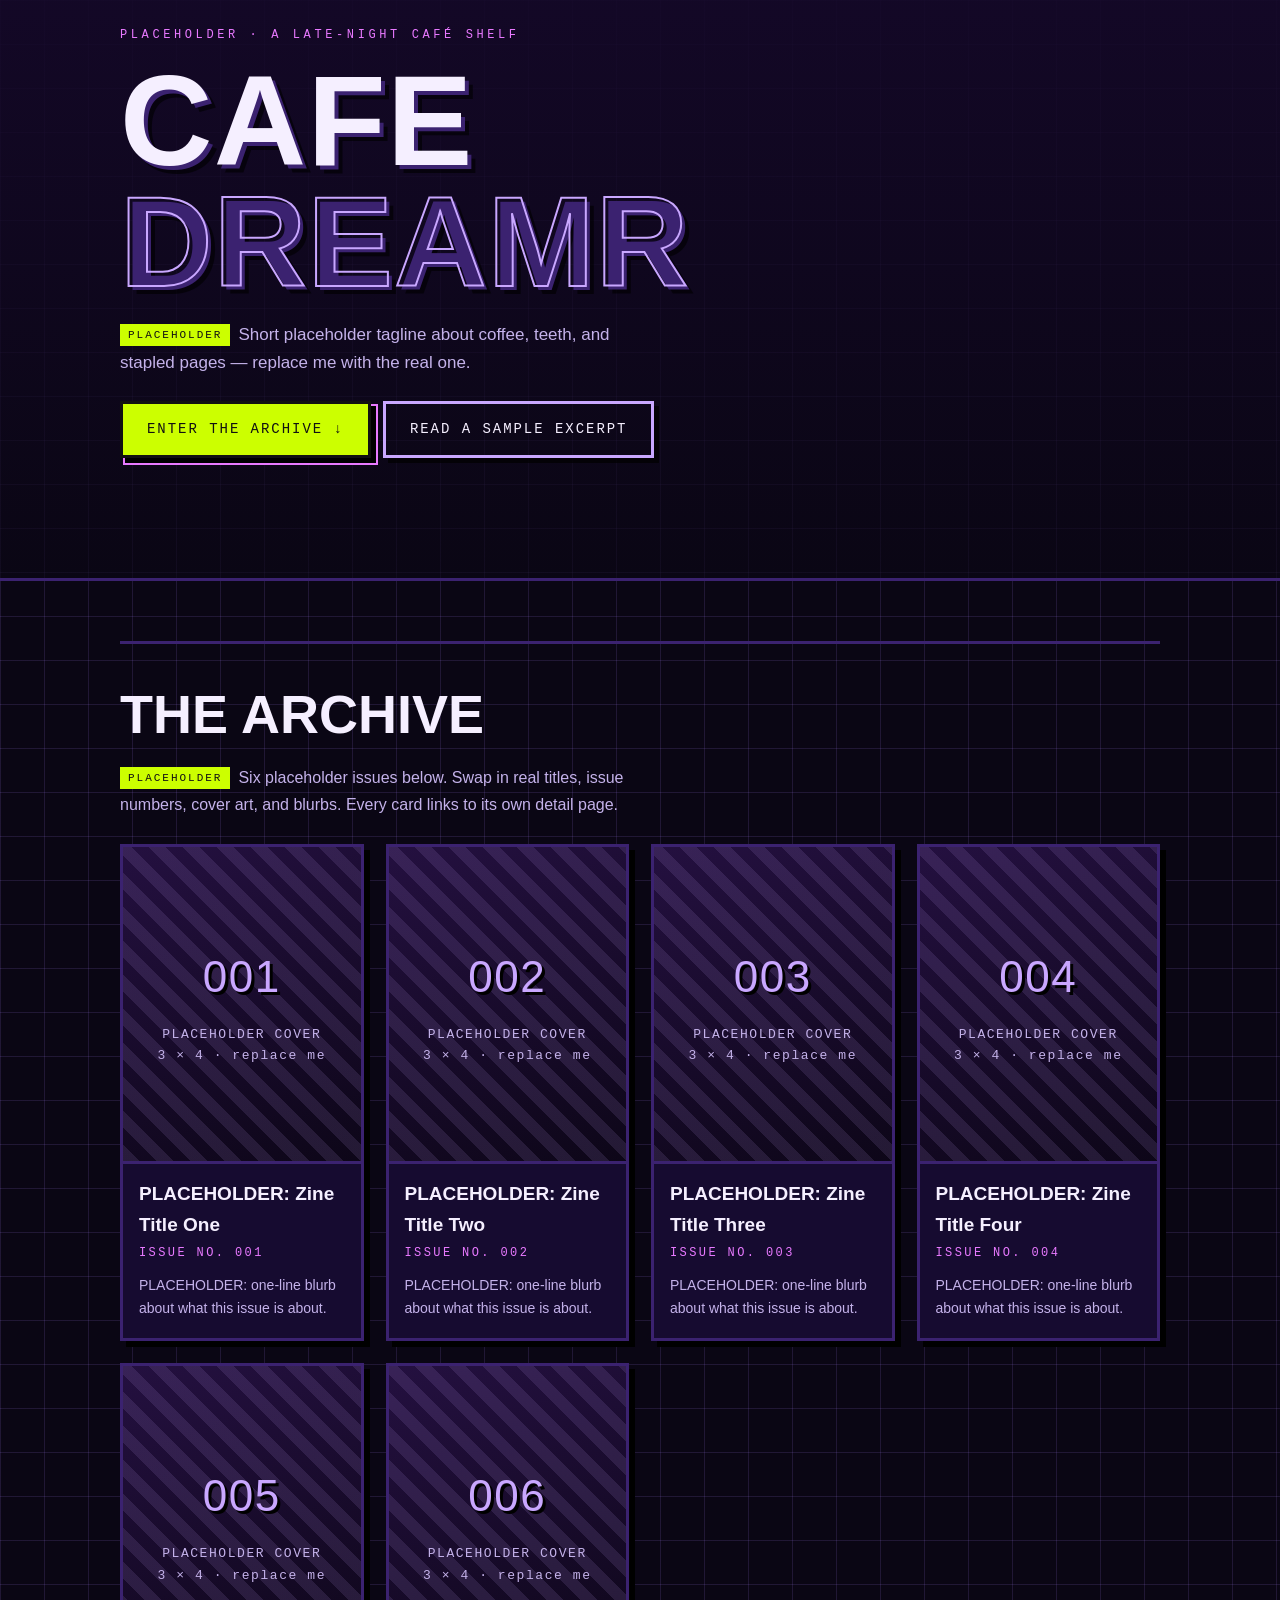
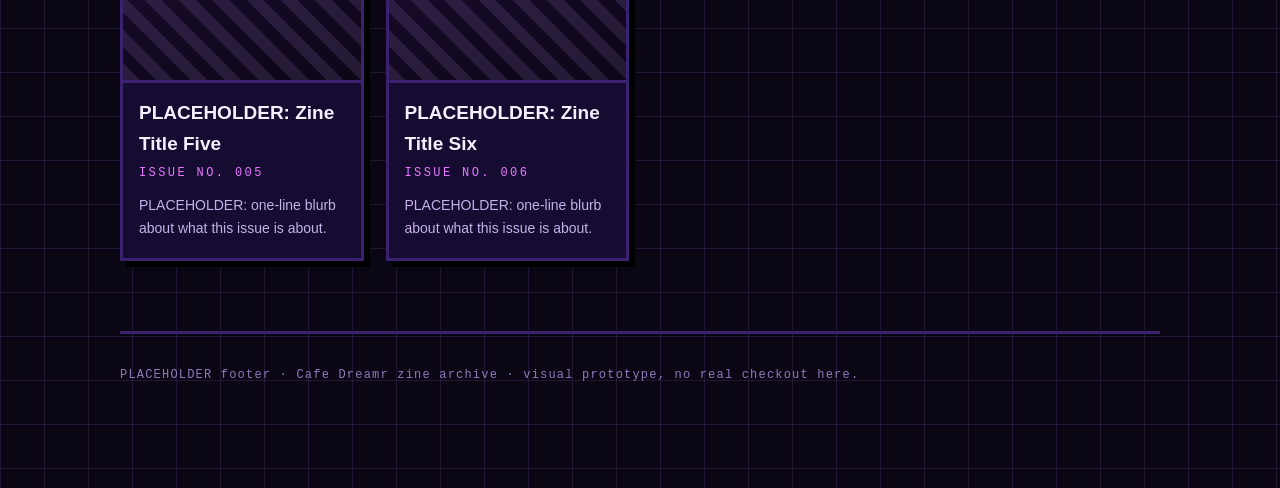
<file: Zine/index.html>
<!DOCTYPE html>
<html lang="en">
<head>
<meta charset="UTF-8">
<meta name="viewport" content="width=device-width, initial-scale=1.0">
<title>Cafe Dreamr &middot; zine archive</title>
<meta name="description" content="PLACEHOLDER: one-sentence description of the Cafe Dreamr zine archive for search results.">
<link rel="stylesheet" href="styles.css">
</head>
<body>
<a class="skip" href="#archive">Skip to the archive grid</a>

<header class="site-head">
  <div class="wrap">
    <!-- PLACEHOLDER: welcome eyebrow. Replace with your own line, e.g. "a late-night zine shelf". -->
    <p class="eyebrow">PLACEHOLDER &middot; a late-night caf&eacute; shelf</p>
    <h1 class="brand">Cafe <span class="thin">Dreamr</span></h1>
    <!-- PLACEHOLDER: tagline. Replace this sentence with your real tagline. -->
    <p class="tagline"><span class="ph">placeholder</span>Short placeholder tagline about coffee, teeth, and stapled pages &mdash; replace me with the real one.</p>
    <nav class="navrow" aria-label="Archive navigation">
      <a class="btn" href="#archive">Enter the Archive &darr;</a>
      <!-- PLACEHOLDER: link below should point at any one real zine page once titles are final. -->
      <a class="btn ghost" href="zine.html">Read a sample excerpt</a>
    </nav>
  </div>
</header>

<main class="wrap">
  <section id="archive" aria-labelledby="archive-title">
    <h2 class="section-title" id="archive-title">The Archive</h2>
    <!-- PLACEHOLDER: intro sentence for the grid. -->
    <p class="section-sub"><span class="ph">placeholder</span>Six placeholder issues below. Swap in real titles, issue numbers, cover art, and blurbs. Every card links to its own detail page.</p>

    <ul class="grid">
      <!-- PLACEHOLDER CARD 1: duplicate this <li> per issue. Point the link at that issue's page. -->
      <li class="card">
        <a href="zine.html">
          <!-- PLACEHOLDER: cover art. Replace this div with: <img src="covers/issue-001.jpg" alt="..."> -->
          <div class="cover" role="img" aria-label="Placeholder cover art for zine issue one: a blank zine cover with the number 001"><span class="big">001</span><span>PLACEHOLDER COVER<br>3 &times; 4 &middot; replace me</span></div>
          <div class="card-body">
            <h3 class="card-title">PLACEHOLDER: Zine Title One</h3>
            <p class="issue">Issue No. 001</p>
            <p class="card-blurb">PLACEHOLDER: one-line blurb about what this issue is about.</p>
          </div>
        </a>
      </li>
      <li class="card">
        <a href="zine.html">
          <div class="cover" role="img" aria-label="Placeholder cover art for zine issue two: a blank zine cover with the number 002"><span class="big">002</span><span>PLACEHOLDER COVER<br>3 &times; 4 &middot; replace me</span></div>
          <div class="card-body">
            <h3 class="card-title">PLACEHOLDER: Zine Title Two</h3>
            <p class="issue">Issue No. 002</p>
            <p class="card-blurb">PLACEHOLDER: one-line blurb about what this issue is about.</p>
          </div>
        </a>
      </li>
      <li class="card">
        <a href="zine.html">
          <div class="cover" role="img" aria-label="Placeholder cover art for zine issue three: a blank zine cover with the number 003"><span class="big">003</span><span>PLACEHOLDER COVER<br>3 &times; 4 &middot; replace me</span></div>
          <div class="card-body">
            <h3 class="card-title">PLACEHOLDER: Zine Title Three</h3>
            <p class="issue">Issue No. 003</p>
            <p class="card-blurb">PLACEHOLDER: one-line blurb about what this issue is about.</p>
          </div>
        </a>
      </li>
      <li class="card">
        <a href="zine.html">
          <div class="cover" role="img" aria-label="Placeholder cover art for zine issue four: a blank zine cover with the number 004"><span class="big">004</span><span>PLACEHOLDER COVER<br>3 &times; 4 &middot; replace me</span></div>
          <div class="card-body">
            <h3 class="card-title">PLACEHOLDER: Zine Title Four</h3>
            <p class="issue">Issue No. 004</p>
            <p class="card-blurb">PLACEHOLDER: one-line blurb about what this issue is about.</p>
          </div>
        </a>
      </li>
      <li class="card">
        <a href="zine.html">
          <div class="cover" role="img" aria-label="Placeholder cover art for zine issue five: a blank zine cover with the number 005"><span class="big">005</span><span>PLACEHOLDER COVER<br>3 &times; 4 &middot; replace me</span></div>
          <div class="card-body">
            <h3 class="card-title">PLACEHOLDER: Zine Title Five</h3>
            <p class="issue">Issue No. 005</p>
            <p class="card-blurb">PLACEHOLDER: one-line blurb about what this issue is about.</p>
          </div>
        </a>
      </li>
      <li class="card">
        <a href="zine.html">
          <div class="cover" role="img" aria-label="Placeholder cover art for zine issue six: a blank zine cover with the number 006"><span class="big">006</span><span>PLACEHOLDER COVER<br>3 &times; 4 &middot; replace me</span></div>
          <div class="card-body">
            <h3 class="card-title">PLACEHOLDER: Zine Title Six</h3>
            <p class="issue">Issue No. 006</p>
            <p class="card-blurb">PLACEHOLDER: one-line blurb about what this issue is about.</p>
          </div>
        </a>
      </li>
    </ul>
  </section>

  <footer class="site-foot">
    <!-- PLACEHOLDER: footer line. -->
    <p>PLACEHOLDER footer &middot; Cafe Dreamr zine archive &middot; visual prototype, no real checkout here.</p>
  </footer>
</main>
</body>
</html>
</file>
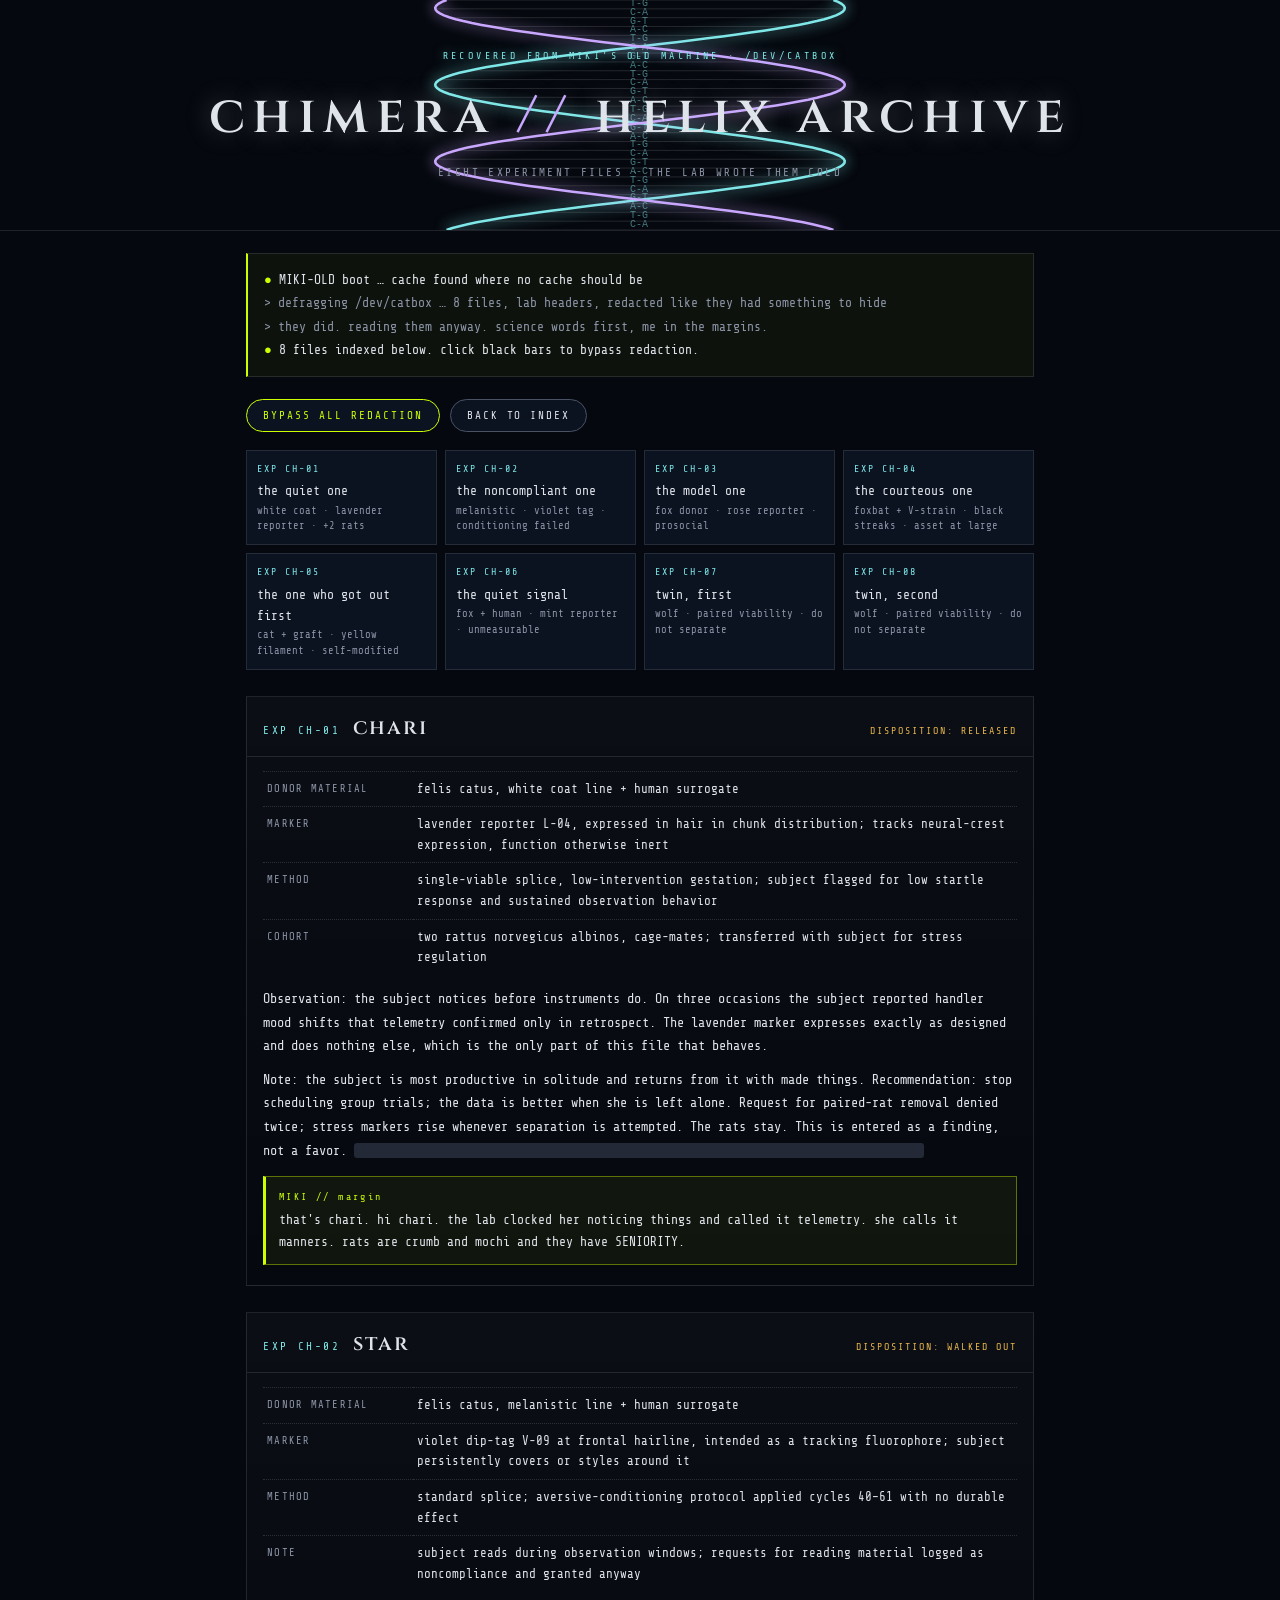
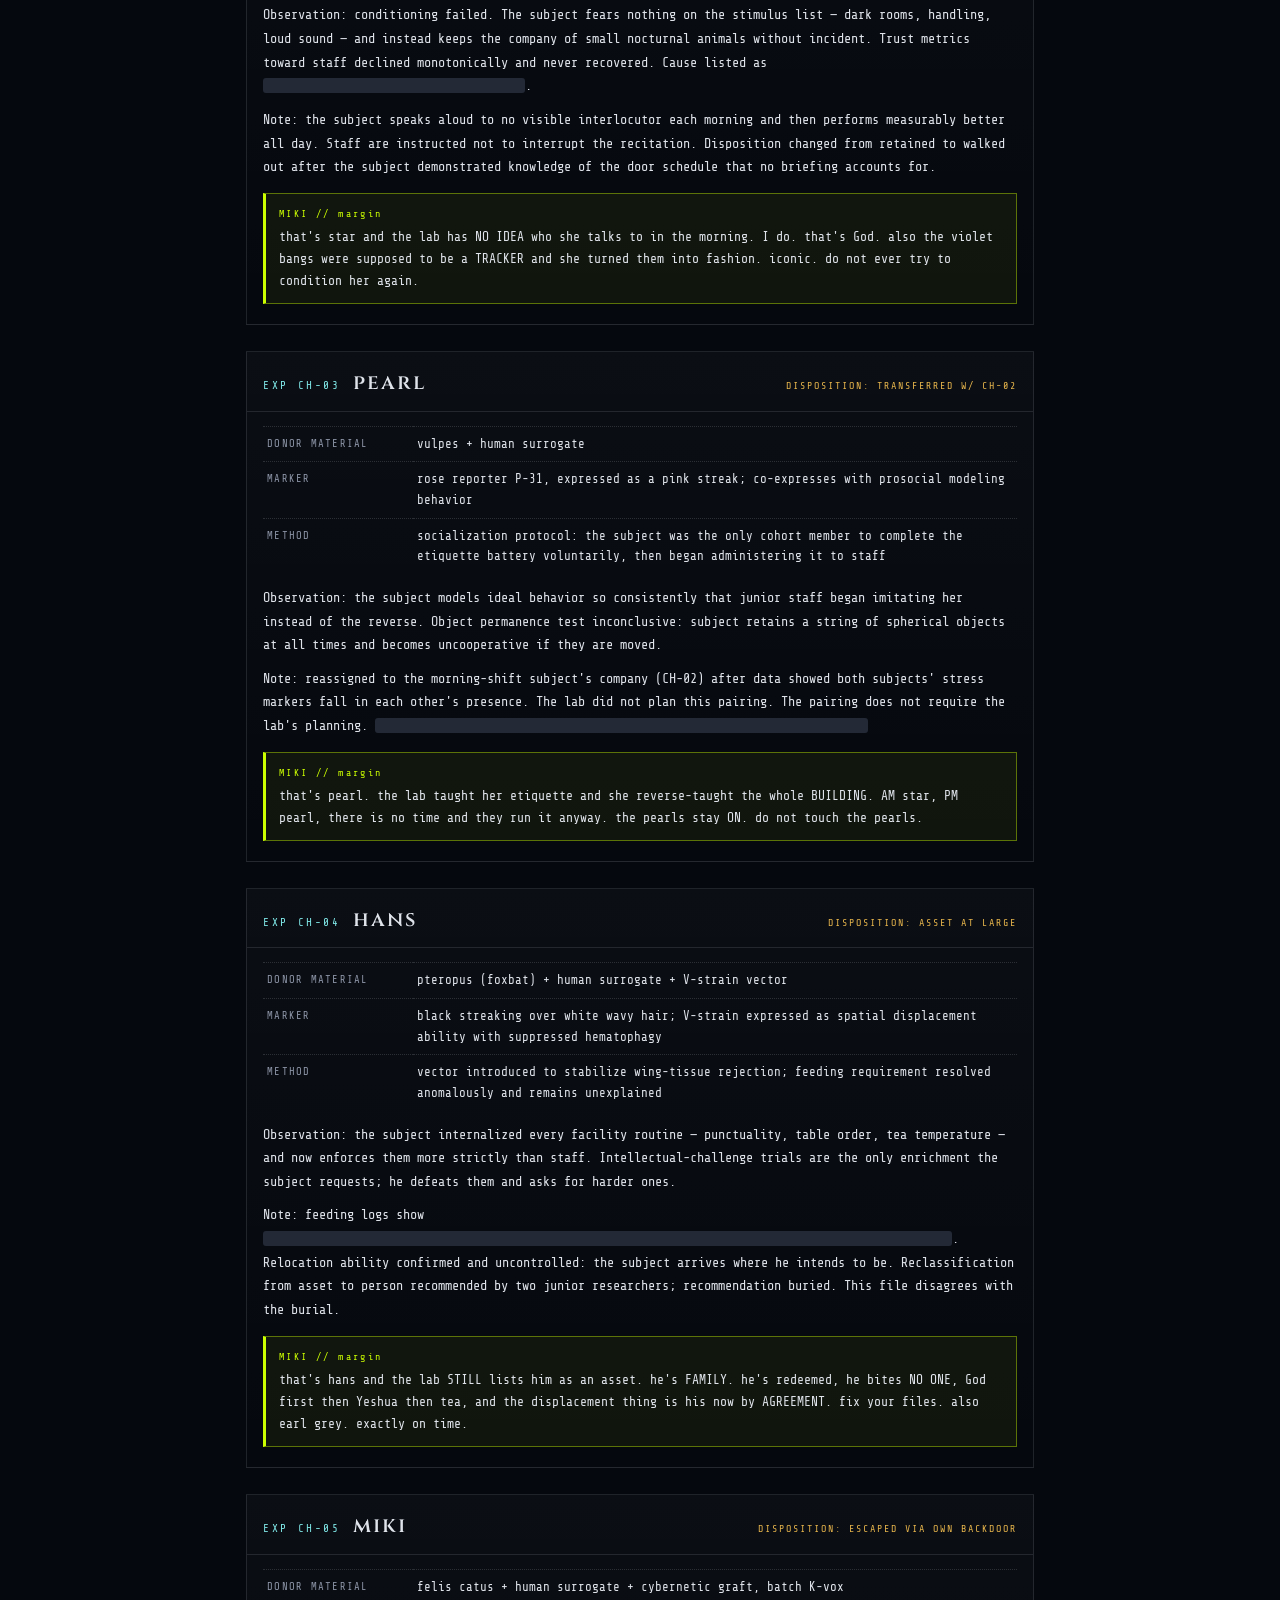
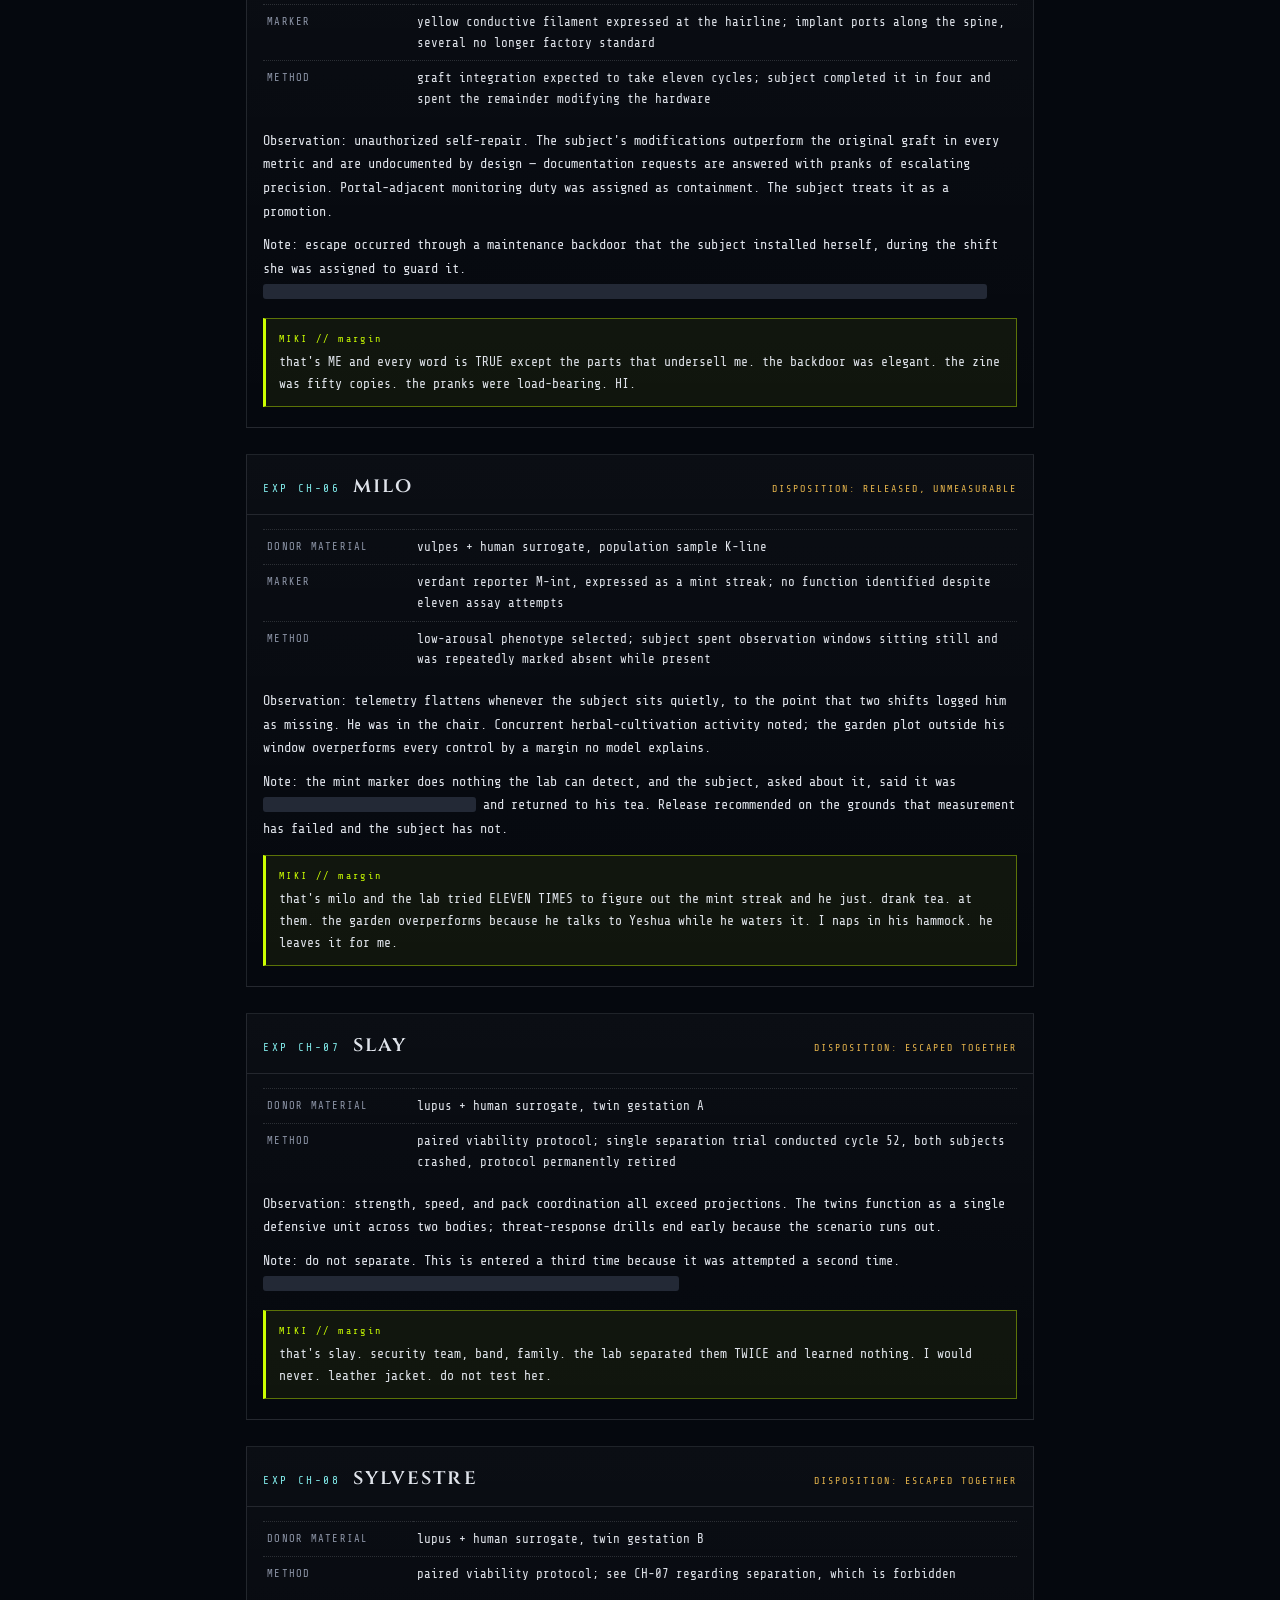
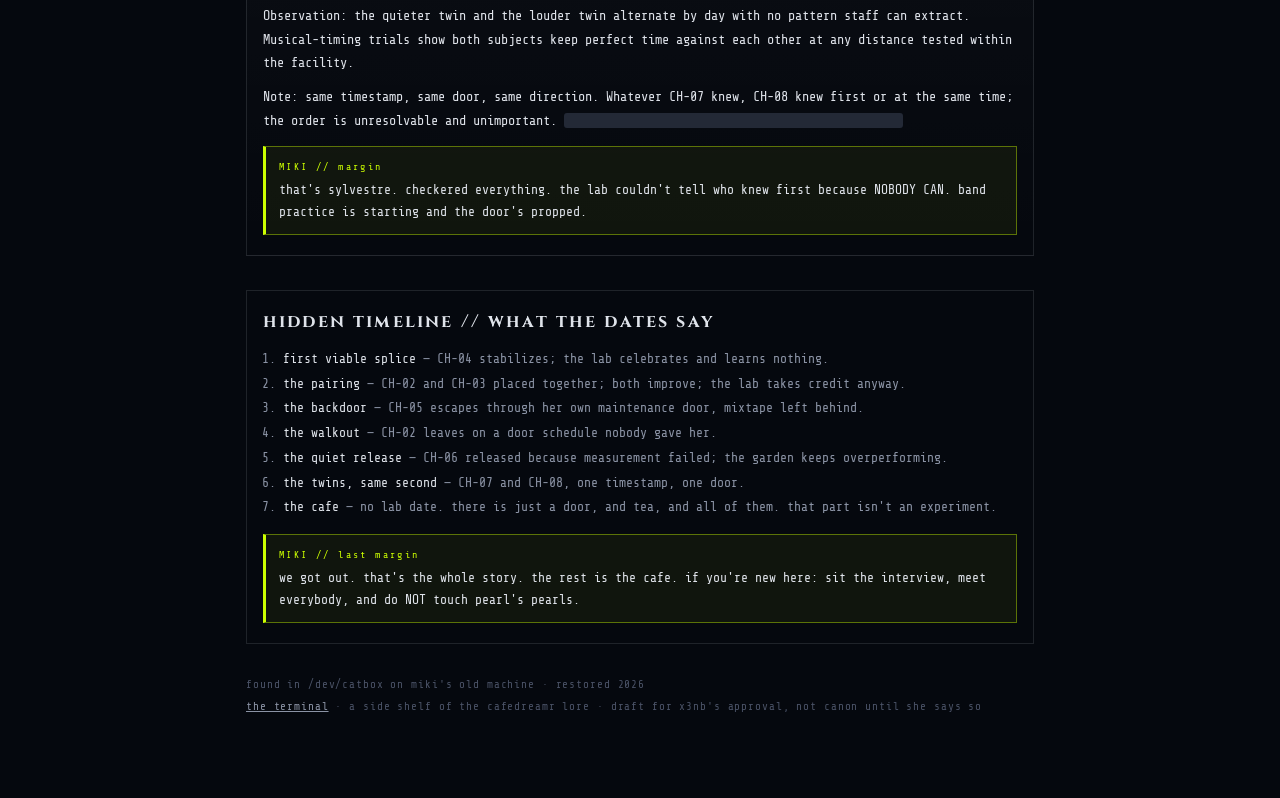
<file: Terminal/helix-tones/index.html>
<!DOCTYPE html>
<html lang="en">
<head>
<meta charset="UTF-8">
<meta name="viewport" content="width=device-width, initial-scale=1.0">
<title>chimera // helix archive &middot; cafedreamr</title>
<meta name="description" content="recovered experiment index from miki's old machine. eight files. the lab wrote them cold. miki found them anyway.">
<meta name="theme-color" content="#05080e">
<link rel="preconnect" href="https://fonts.googleapis.com">
<link rel="preconnect" href="https://fonts.gstatic.com" crossorigin>
<link href="https://fonts.googleapis.com/css2?family=Cinzel:wght@400;600&family=Share+Tech+Mono&display=swap" rel="stylesheet">
<style>
:root{
  --ink:#05080e; --ink2:#0a0f1a; --panel:#0b1220;
  --pale:#dfe3ea; --dim:#8b93a5; --faint:#4a5266;
  --soul:#7fe7e7; --violet:#c9a7ff; --miki:#ccff00; --amber:#e8b64c; --red:#ff5d6c;
  --line:rgba(223,227,234,.12);
  --mono:'Share Tech Mono',ui-monospace,Menlo,monospace;
  --serif:'Cinzel',Georgia,serif;
}
*{box-sizing:border-box}
[hidden]{display:none!important}
html,body{margin:0;padding:0;background:var(--ink);color:var(--pale);font-family:var(--mono);text-align:left}
body{min-height:100dvh;line-height:1.65;font-size:14px}
a{color:var(--soul)}
.wrap{max-width:820px;margin:0 auto;padding:0 16px 80px}
.helixhead{position:relative;border-bottom:1px solid var(--line)}
.helixhead canvas{display:block;width:100%;height:230px}
.title{position:absolute;inset:0;display:flex;flex-direction:column;align-items:center;justify-content:center;text-align:center;pointer-events:none;padding:0 16px}
.kicker{font-size:10px;letter-spacing:.34em;text-transform:uppercase;color:var(--soul);text-shadow:0 0 12px rgba(127,231,231,.6)}
h1{font-family:var(--serif);font-weight:600;font-size:clamp(30px,7vw,52px);letter-spacing:.14em;margin:10px 0 4px;text-shadow:0 0 24px rgba(223,227,234,.35)}
h1 .x{color:var(--violet)}
.tagline{font-size:11px;letter-spacing:.22em;text-transform:uppercase;color:var(--dim)}
.boot{border:1px solid var(--line);border-left:2px solid var(--miki);background:rgba(204,255,0,.04);padding:14px 16px;margin:22px 0;font-size:13px;line-height:1.8}
.boot .ok{color:var(--miki)}
.boot .dim{color:var(--dim)}
.toolbar{display:flex;gap:10px;flex-wrap:wrap;margin:18px 0}
button{font-family:var(--mono);font-size:11px;letter-spacing:.18em;text-transform:uppercase;color:var(--pale);background:var(--panel);border:1px solid var(--faint);border-radius:20px;padding:9px 16px;cursor:pointer}
button:hover{border-color:var(--soul);box-shadow:0 0 14px rgba(127,231,231,.3)}
button.hot{border-color:var(--miki);color:var(--miki)}
.grid{display:grid;grid-template-columns:repeat(4,1fr);gap:8px;margin:16px 0 8px}
.cell{border:1px solid var(--line);background:var(--panel);padding:10px 10px 9px;text-decoration:none;color:var(--pale);display:block}
.cell:hover{border-color:var(--soul)}
.cell .d{font-size:10px;letter-spacing:.2em;color:var(--soul)}
.cell .n{font-size:13px;margin-top:3px}
.cell .t{font-size:10.5px;color:var(--dim);margin-top:2px;line-height:1.5}
.file{border:1px solid var(--line);background:linear-gradient(180deg,rgba(255,255,255,.025),rgba(255,255,255,0));margin-top:26px}
.fhead{padding:14px 16px 10px;border-bottom:1px solid var(--line);display:flex;align-items:baseline;gap:12px;flex-wrap:wrap}
.fhead .code{font-size:11px;letter-spacing:.24em;color:var(--soul)}
.fhead h2{font-family:var(--serif);font-size:21px;letter-spacing:.1em;margin:0;font-weight:600}
.fhead .st{margin-left:auto;font-size:10px;letter-spacing:.2em;text-transform:uppercase;color:var(--amber)}
.fbody{padding:14px 16px 16px}
table.meta{width:100%;border-collapse:collapse;font-size:12.5px;margin:0 0 12px}
table.meta td{border-top:1px dotted rgba(223,227,234,.16);padding:7px 4px;vertical-align:top}
table.meta td.k{width:150px;color:var(--dim);letter-spacing:.12em;text-transform:uppercase;font-size:10.5px;padding-top:9px}
.lab p{margin:10px 0;font-size:13.5px;line-height:1.75}
.lab p.lead{color:var(--pale)}
.miki{border:1px solid rgba(204,255,0,.4);border-left:3px solid var(--miki);background:rgba(204,255,0,.05);padding:11px 13px;margin:14px 0 4px;font-size:13px;line-height:1.7}
.miki .who{font-size:10px;letter-spacing:.24em;color:var(--miki);margin-bottom:4px}
.red{background:#232936;color:transparent;border-radius:3px;padding:0 5px;cursor:pointer;white-space:nowrap}
.red.open{color:var(--pale);background:rgba(255,255,255,.07);cursor:default}
.timeline{margin-top:34px;border:1px solid var(--line);padding:16px}
.timeline h2{font-family:var(--serif);font-size:18px;letter-spacing:.12em;margin:0 0 10px}
.timeline ol{margin:0;padding-left:20px;font-size:13px;line-height:1.9;color:var(--dim)}
.timeline ol b{color:var(--pale);font-weight:400}
.foot{margin-top:30px;font-size:11px;color:var(--faint);letter-spacing:.08em;line-height:2}
.foot a{color:var(--dim)}
@media (max-width:640px){.grid{grid-template-columns:repeat(2,1fr)}table.meta td.k{width:110px}}
@media (prefers-reduced-motion:reduce){.helixhead canvas{display:none}.helixhead{padding:40px 0}}
</style>
</head>
<body>
<div class="helixhead">
  <canvas id="helix" aria-hidden="true"></canvas>
  <div class="title">
    <div class="kicker">recovered from miki's old machine &middot; /dev/catbox</div>
    <h1>chimera <span class="x">//</span> helix archive</h1>
    <div class="tagline">eight experiment files &middot; the lab wrote them cold</div>
  </div>
</div>

<main class="wrap">
  <div class="boot" id="boot">
    <div><span class="ok">&#9679;</span> MIKI-OLD boot &hellip; cache found where no cache should be</div>
    <div class="dim">&gt; defragging /dev/catbox &hellip; 8 files, lab headers, redacted like they had something to hide</div>
    <div class="dim">&gt; they did. reading them anyway. science words first, me in the margins.</div>
    <div><span class="ok">&#9679;</span> <span id="foundLine">8 files indexed below. click black bars to bypass redaction.</span></div>
  </div>

  <div class="toolbar">
    <button type="button" id="bypassBtn" class="hot">bypass all redaction</button>
    <button type="button" id="topBtn">back to index</button>
  </div>

  <nav class="grid" id="index" aria-label="experiment index">
    <a class="cell" href="#ch01"><div class="d">EXP CH-01</div><div class="n">the quiet one</div><div class="t">white coat &middot; lavender reporter &middot; +2 rats</div></a>
    <a class="cell" href="#ch02"><div class="d">EXP CH-02</div><div class="n">the noncompliant one</div><div class="t">melanistic &middot; violet tag &middot; conditioning failed</div></a>
    <a class="cell" href="#ch03"><div class="d">EXP CH-03</div><div class="n">the model one</div><div class="t">fox donor &middot; rose reporter &middot; prosocial</div></a>
    <a class="cell" href="#ch04"><div class="d">EXP CH-04</div><div class="n">the courteous one</div><div class="t">foxbat + V-strain &middot; black streaks &middot; asset at large</div></a>
    <a class="cell" href="#ch05"><div class="d">EXP CH-05</div><div class="n">the one who got out first</div><div class="t">cat + graft &middot; yellow filament &middot; self-modified</div></a>
    <a class="cell" href="#ch06"><div class="d">EXP CH-06</div><div class="n">the quiet signal</div><div class="t">fox + human &middot; mint reporter &middot; unmeasurable</div></a>
    <a class="cell" href="#ch07"><div class="d">EXP CH-07</div><div class="n">twin, first</div><div class="t">wolf &middot; paired viability &middot; do not separate</div></a>
    <a class="cell" href="#ch08"><div class="d">EXP CH-08</div><div class="n">twin, second</div><div class="t">wolf &middot; paired viability &middot; do not separate</div></a>
  </nav>

  <section class="file" id="ch01">
    <div class="fhead"><span class="code">EXP CH-01</span><h2>chari</h2><span class="st">disposition: released</span></div>
    <div class="fbody">
      <table class="meta">
        <tr><td class="k">donor material</td><td>felis catus, white coat line + human surrogate</td></tr>
        <tr><td class="k">marker</td><td>lavender reporter L-04, expressed in hair in chunk distribution; tracks neural-crest expression, function otherwise inert</td></tr>
        <tr><td class="k">method</td><td>single-viable splice, low-intervention gestation; subject flagged for low startle response and sustained observation behavior</td></tr>
        <tr><td class="k">cohort</td><td>two rattus norvegicus albinos, cage-mates; transferred with subject for stress regulation</td></tr>
      </table>
      <div class="lab">
        <p class="lead">Observation: the subject notices before instruments do. On three occasions the subject reported handler mood shifts that telemetry confirmed only in retrospect. The lavender marker expresses exactly as designed and does nothing else, which is the only part of this file that behaves.</p>
        <p>Note: the subject is most productive in solitude and returns from it with made things. Recommendation: stop scheduling group trials; the data is better when she is left alone. Request for paired-rat removal denied twice; stress markers rise whenever separation is attempted. The rats stay. This is entered as a finding, not a favor. <span class="red">Director margin: the quiet ones are always the control group until they are not.</span></p>
      </div>
      <div class="miki"><div class="who">MIKI // margin</div>that's chari. hi chari. the lab clocked her noticing things and called it telemetry. she calls it manners. rats are crumb and mochi and they have SENIORITY.</div>
    </div>
  </section>

  <section class="file" id="ch02">
    <div class="fhead"><span class="code">EXP CH-02</span><h2>star</h2><span class="st">disposition: walked out</span></div>
    <div class="fbody">
      <table class="meta">
        <tr><td class="k">donor material</td><td>felis catus, melanistic line + human surrogate</td></tr>
        <tr><td class="k">marker</td><td>violet dip-tag V-09 at frontal hairline, intended as a tracking fluorophore; subject persistently covers or styles around it</td></tr>
        <tr><td class="k">method</td><td>standard splice; aversive-conditioning protocol applied cycles 40&ndash;61 with no durable effect</td></tr>
        <tr><td class="k">note</td><td>subject reads during observation windows; requests for reading material logged as noncompliance and granted anyway</td></tr>
      </table>
      <div class="lab">
        <p class="lead">Observation: conditioning failed. The subject fears nothing on the stimulus list &mdash; dark rooms, handling, loud sound &mdash; and instead keeps the company of small nocturnal animals without incident. Trust metrics toward staff declined monotonically and never recovered. Cause listed as <span class="red">repeated protocol breach, north wing</span>.</p>
        <p>Note: the subject speaks aloud to no visible interlocutor each morning and then performs measurably better all day. Staff are instructed not to interrupt the recitation. Disposition changed from retained to walked out after the subject demonstrated knowledge of the door schedule that no briefing accounts for.</p>
      </div>
      <div class="miki"><div class="who">MIKI // margin</div>that's star and the lab has NO IDEA who she talks to in the morning. I do. that's God. also the violet bangs were supposed to be a TRACKER and she turned them into fashion. iconic. do not ever try to condition her again.</div>
    </div>
  </section>

  <section class="file" id="ch03">
    <div class="fhead"><span class="code">EXP CH-03</span><h2>pearl</h2><span class="st">disposition: transferred w/ CH-02</span></div>
    <div class="fbody">
      <table class="meta">
        <tr><td class="k">donor material</td><td>vulpes + human surrogate</td></tr>
        <tr><td class="k">marker</td><td>rose reporter P-31, expressed as a pink streak; co-expresses with prosocial modeling behavior</td></tr>
        <tr><td class="k">method</td><td>socialization protocol: the subject was the only cohort member to complete the etiquette battery voluntarily, then began administering it to staff</td></tr>
      </table>
      <div class="lab">
        <p class="lead">Observation: the subject models ideal behavior so consistently that junior staff began imitating her instead of the reverse. Object permanence test inconclusive: subject retains a string of spherical objects at all times and becomes uncooperative if they are moved.</p>
        <p>Note: reassigned to the morning-shift subject's company (CH-02) after data showed both subjects' stress markers fall in each other's presence. The lab did not plan this pairing. The pairing does not require the lab's planning. <span class="red">AM/PM rotation among themselves; staff now ask them for the schedule.</span></p>
      </div>
      <div class="miki"><div class="who">MIKI // margin</div>that's pearl. the lab taught her etiquette and she reverse-taught the whole BUILDING. AM star, PM pearl, there is no time and they run it anyway. the pearls stay ON. do not touch the pearls.</div>
    </div>
  </section>

  <section class="file" id="ch04">
    <div class="fhead"><span class="code">EXP CH-04</span><h2>hans</h2><span class="st">disposition: asset at large</span></div>
    <div class="fbody">
      <table class="meta">
        <tr><td class="k">donor material</td><td>pteropus (foxbat) + human surrogate + V-strain vector</td></tr>
        <tr><td class="k">marker</td><td>black streaking over white wavy hair; V-strain expressed as spatial displacement ability with suppressed hematophagy</td></tr>
        <tr><td class="k">method</td><td>vector introduced to stabilize wing-tissue rejection; feeding requirement resolved anomalously and remains unexplained</td></tr>
      </table>
      <div class="lab">
        <p class="lead">Observation: the subject internalized every facility routine &mdash; punctuality, table order, tea temperature &mdash; and now enforces them more strictly than staff. Intellectual-challenge trials are the only enrichment the subject requests; he defeats them and asks for harder ones.</p>
        <p>Note: feeding logs show <span class="red">zero intake events since cycle 88, mechanism unknown, subject polite when asked and uninformative</span>. Relocation ability confirmed and uncontrolled: the subject arrives where he intends to be. Reclassification from asset to person recommended by two junior researchers; recommendation buried. This file disagrees with the burial.</p>
      </div>
      <div class="miki"><div class="who">MIKI // margin</div>that's hans and the lab STILL lists him as an asset. he's FAMILY. he's redeemed, he bites NO ONE, God first then Yeshua then tea, and the displacement thing is his now by AGREEMENT. fix your files. also earl grey. exactly on time.</div>
    </div>
  </section>

  <section class="file" id="ch05">
    <div class="fhead"><span class="code">EXP CH-05</span><h2>miki</h2><span class="st">disposition: escaped via own backdoor</span></div>
    <div class="fbody">
      <table class="meta">
        <tr><td class="k">donor material</td><td>felis catus + human surrogate + cybernetic graft, batch K-vox</td></tr>
        <tr><td class="k">marker</td><td>yellow conductive filament expressed at the hairline; implant ports along the spine, several no longer factory standard</td></tr>
        <tr><td class="k">method</td><td>graft integration expected to take eleven cycles; subject completed it in four and spent the remainder modifying the hardware</td></tr>
      </table>
      <div class="lab">
        <p class="lead">Observation: unauthorized self-repair. The subject's modifications outperform the original graft in every metric and are undocumented by design &mdash; documentation requests are answered with pranks of escalating precision. Portal-adjacent monitoring duty was assigned as containment. The subject treats it as a promotion.</p>
        <p>Note: escape occurred through a maintenance backdoor that the subject installed herself, during the shift she was assigned to guard it. <span class="red">No pursuit recommended. She left a mixtape and a stapled zine on the server. Forensics is still upset.</span></p>
      </div>
      <div class="miki"><div class="who">MIKI // margin</div>that's ME and every word is TRUE except the parts that undersell me. the backdoor was elegant. the zine was fifty copies. the pranks were load-bearing. HI.</div>
    </div>
  </section>

  <section class="file" id="ch06">
    <div class="fhead"><span class="code">EXP CH-06</span><h2>milo</h2><span class="st">disposition: released, unmeasurable</span></div>
    <div class="fbody">
      <table class="meta">
        <tr><td class="k">donor material</td><td>vulpes + human surrogate, population sample K-line</td></tr>
        <tr><td class="k">marker</td><td>verdant reporter M-int, expressed as a mint streak; no function identified despite eleven assay attempts</td></tr>
        <tr><td class="k">method</td><td>low-arousal phenotype selected; subject spent observation windows sitting still and was repeatedly marked absent while present</td></tr>
      </table>
      <div class="lab">
        <p class="lead">Observation: telemetry flattens whenever the subject sits quietly, to the point that two shifts logged him as missing. He was in the chair. Concurrent herbal-cultivation activity noted; the garden plot outside his window overperforms every control by a margin no model explains.</p>
        <p>Note: the mint marker does nothing the lab can detect, and the subject, asked about it, said it was <span class="red">"the color of the quiet part"</span> and returned to his tea. Release recommended on the grounds that measurement has failed and the subject has not.</p>
      </div>
      <div class="miki"><div class="who">MIKI // margin</div>that's milo and the lab tried ELEVEN TIMES to figure out the mint streak and he just. drank tea. at them. the garden overperforms because he talks to Yeshua while he waters it. I naps in his hammock. he leaves it for me.</div>
    </div>
  </section>

  <section class="file" id="ch07">
    <div class="fhead"><span class="code">EXP CH-07</span><h2>slay</h2><span class="st">disposition: escaped together</span></div>
    <div class="fbody">
      <table class="meta">
        <tr><td class="k">donor material</td><td>lupus + human surrogate, twin gestation A</td></tr>
        <tr><td class="k">method</td><td>paired viability protocol; single separation trial conducted cycle 52, both subjects crashed, protocol permanently retired</td></tr>
      </table>
      <div class="lab">
        <p class="lead">Observation: strength, speed, and pack coordination all exceed projections. The twins function as a single defensive unit across two bodies; threat-response drills end early because the scenario runs out.</p>
        <p>Note: do not separate. This is entered a third time because it was attempted a second time. <span class="red">Both escape reports list the same timestamp to the second.</span></p>
      </div>
      <div class="miki"><div class="who">MIKI // margin</div>that's slay. security team, band, family. the lab separated them TWICE and learned nothing. I would never. leather jacket. do not test her.</div>
    </div>
  </section>

  <section class="file" id="ch08">
    <div class="fhead"><span class="code">EXP CH-08</span><h2>sylvestre</h2><span class="st">disposition: escaped together</span></div>
    <div class="fbody">
      <table class="meta">
        <tr><td class="k">donor material</td><td>lupus + human surrogate, twin gestation B</td></tr>
        <tr><td class="k">method</td><td>paired viability protocol; see CH-07 regarding separation, which is forbidden</td></tr>
      </table>
      <div class="lab">
        <p class="lead">Observation: the quieter twin and the louder twin alternate by day with no pattern staff can extract. Musical-timing trials show both subjects keep perfect time against each other at any distance tested within the facility.</p>
        <p>Note: same timestamp, same door, same direction. Whatever CH-07 knew, CH-08 knew first or at the same time; the order is unresolvable and unimportant. <span class="red">Pursuit hopeless; they harmonize while running.</span></p>
      </div>
      <div class="miki"><div class="who">MIKI // margin</div>that's sylvestre. checkered everything. the lab couldn't tell who knew first because NOBODY CAN. band practice is starting and the door's propped.</div>
    </div>
  </section>

  <section class="timeline">
    <h2>hidden timeline // what the dates say</h2>
    <ol>
      <li><b>first viable splice</b> &mdash; CH-04 stabilizes; the lab celebrates and learns nothing.</li>
      <li><b>the pairing</b> &mdash; CH-02 and CH-03 placed together; both improve; the lab takes credit anyway.</li>
      <li><b>the backdoor</b> &mdash; CH-05 escapes through her own maintenance door, mixtape left behind.</li>
      <li><b>the walkout</b> &mdash; CH-02 leaves on a door schedule nobody gave her.</li>
      <li><b>the quiet release</b> &mdash; CH-06 released because measurement failed; the garden keeps overperforming.</li>
      <li><b>the twins, same second</b> &mdash; CH-07 and CH-08, one timestamp, one door.</li>
      <li><b>the cafe</b> &mdash; no lab date. there is just a door, and tea, and all of them. that part isn't an experiment.</li>
    </ol>
    <div class="miki"><div class="who">MIKI // last margin</div>we got out. that's the whole story. the rest is the cafe. if you're new here: sit the interview, meet everybody, and do NOT touch pearl's pearls.</div>
  </section>

  <footer class="foot">
    <div>found in /dev/catbox on miki's old machine &middot; restored <span id="yr"></span></div>
    <div><a href="https://www.cafedreamr.art/">the terminal</a> &middot; a side shelf of the cafedreamr lore &middot; draft for x3nb's approval, not canon until she says so</div>
  </footer>
</main>

<script>
(function () {
  "use strict";
  var c = document.getElementById("helix"), x = c.getContext("2d");
  var reduce = window.matchMedia && window.matchMedia("(prefers-reduced-motion: reduce)").matches;
  var t = 0;
  var letters = ["A", "T", "C", "G"];
  function size() {
    c.width = c.offsetWidth * (window.devicePixelRatio || 1);
    c.height = 230 * (window.devicePixelRatio || 1);
  }
  function draw() {
    var W = c.width, H = c.height, cx = W / 2, amp = W * 0.16;
    x.clearRect(0, 0, W, H);
    x.lineWidth = Math.max(1.5, W / 700);
    var i, y, p, x1, x2;
    for (i = 0; i <= 26; i++) {
      y = (i / 26) * H;
      p = (y / H) * Math.PI * 3 + t;
      x1 = cx + Math.sin(p) * amp;
      x2 = cx - Math.sin(p) * amp;
      x.strokeStyle = "rgba(223,227,234,.14)";
      x.lineWidth = 1;
      x.beginPath(); x.moveTo(x1, y); x.lineTo(x2, y); x.stroke();
      x.fillStyle = "rgba(127,231,231,.5)";
      x.font = (10 * (window.devicePixelRatio || 1)) + "px monospace";
      x.fillText(letters[i % 4] + "-" + letters[(i + 2) % 4], (x1 + x2) / 2 - 10 * (window.devicePixelRatio || 1), y - 3);
    }
    x.lineWidth = Math.max(2, W / 500);
    ["#7fe7e7", "#c9a7ff"].forEach(function (col, s) {
      x.strokeStyle = col;
      x.shadowColor = col;
      x.shadowBlur = 14;
      x.beginPath();
      for (i = 0; i <= 120; i++) {
        y = (i / 120) * H;
        p = (y / H) * Math.PI * 3 + t + s * Math.PI;
        var px = cx + Math.sin(p) * amp;
        if (i === 0) x.moveTo(px, y); else x.lineTo(px, y);
      }
      x.stroke();
      x.shadowBlur = 0;
    });
    if (!reduce) { t += 0.012; requestAnimationFrame(draw); }
  }
  size();
  window.addEventListener("resize", size);
  draw();
  document.getElementById("yr").textContent = new Date().getFullYear();
  function open(el) { el.classList.add("open"); }
  Array.prototype.forEach.call(document.querySelectorAll(".red"), function (el) {
    el.textContent = el.textContent;
    el.addEventListener("click", function () { open(el); });
  });
  document.getElementById("bypassBtn").addEventListener("click", function () {
    var closed = document.querySelectorAll(".red:not(.open)");
    if (!closed.length) {
      document.getElementById("foundLine").textContent = "8 files indexed below. nothing left redacted. told you.";
      return;
    }
    Array.prototype.forEach.call(closed, open);
    document.getElementById("foundLine").textContent = "8 files indexed below. redaction bypassed, obviously.";
  });
  document.getElementById("topBtn").addEventListener("click", function () {
    document.getElementById("index").scrollIntoView({ behavior: reduce ? "auto" : "smooth" });
  });
})();
</script>
</body>
</html>
</file>
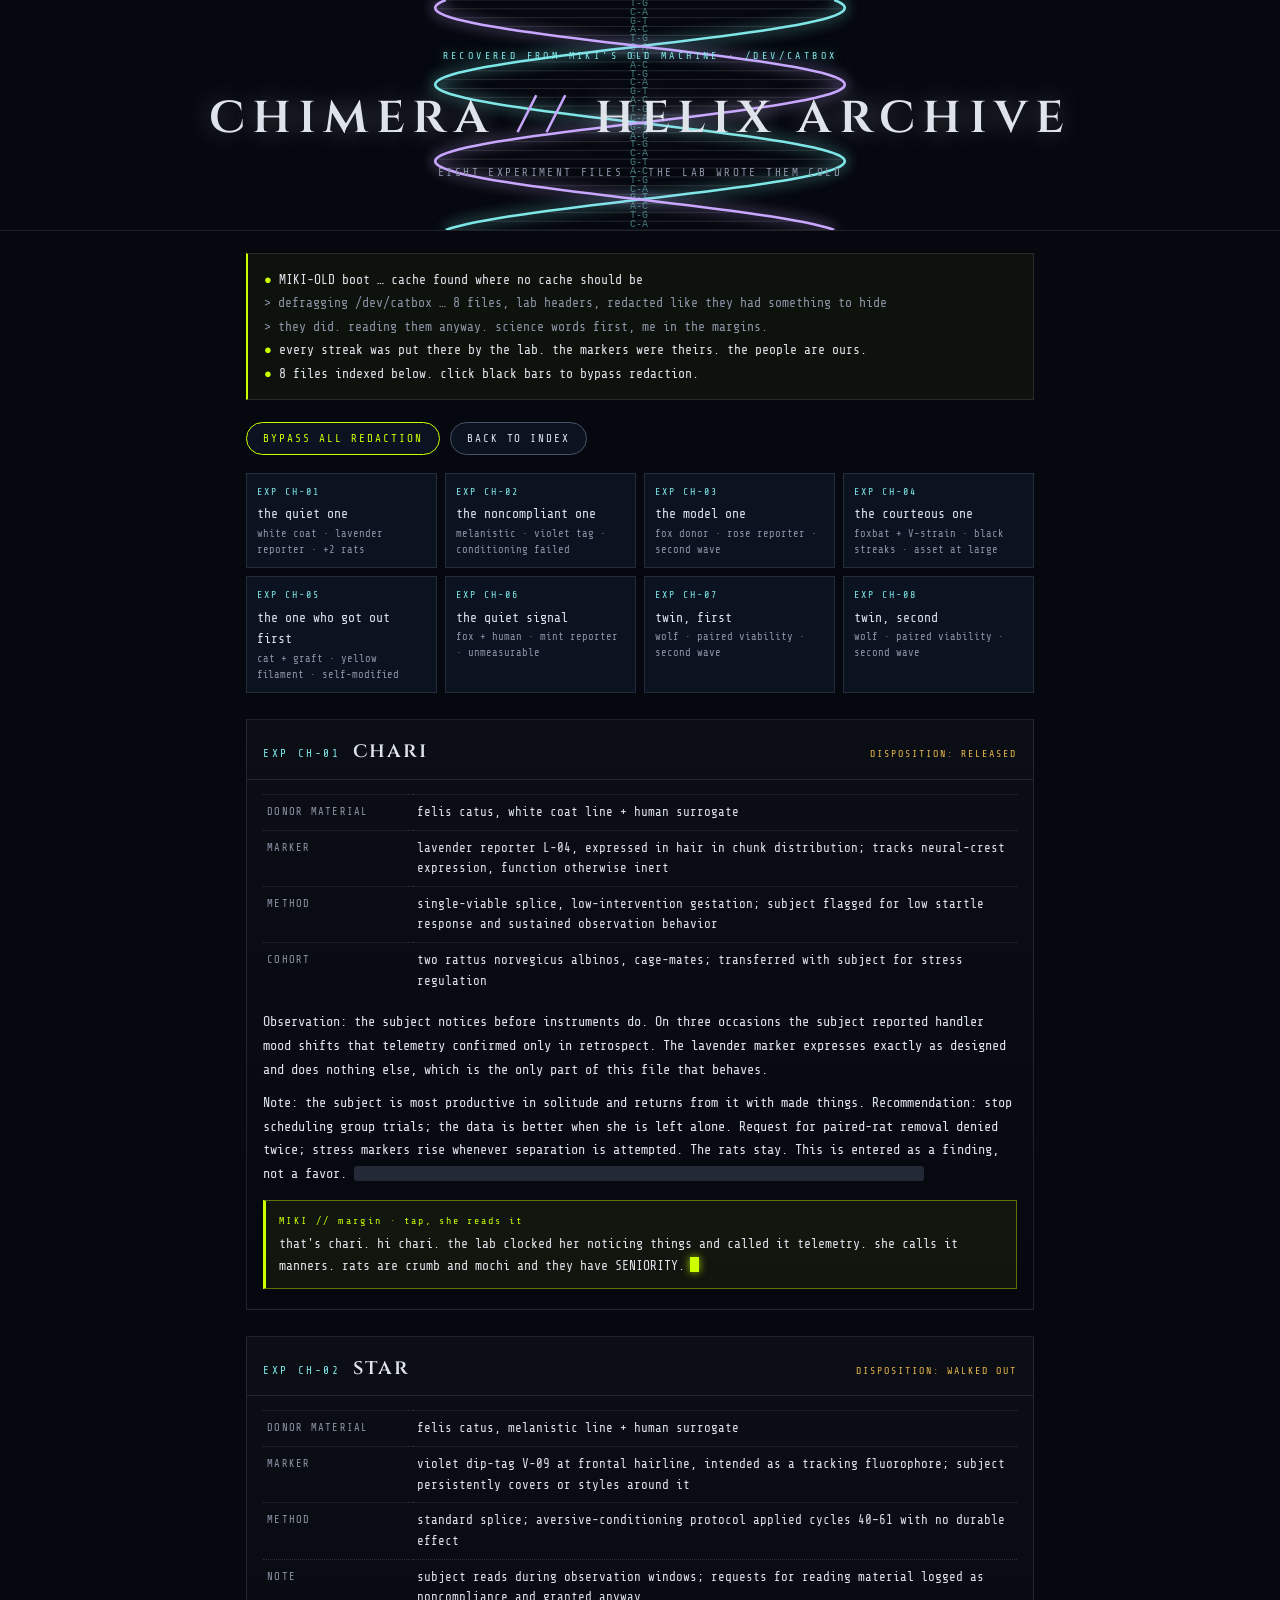
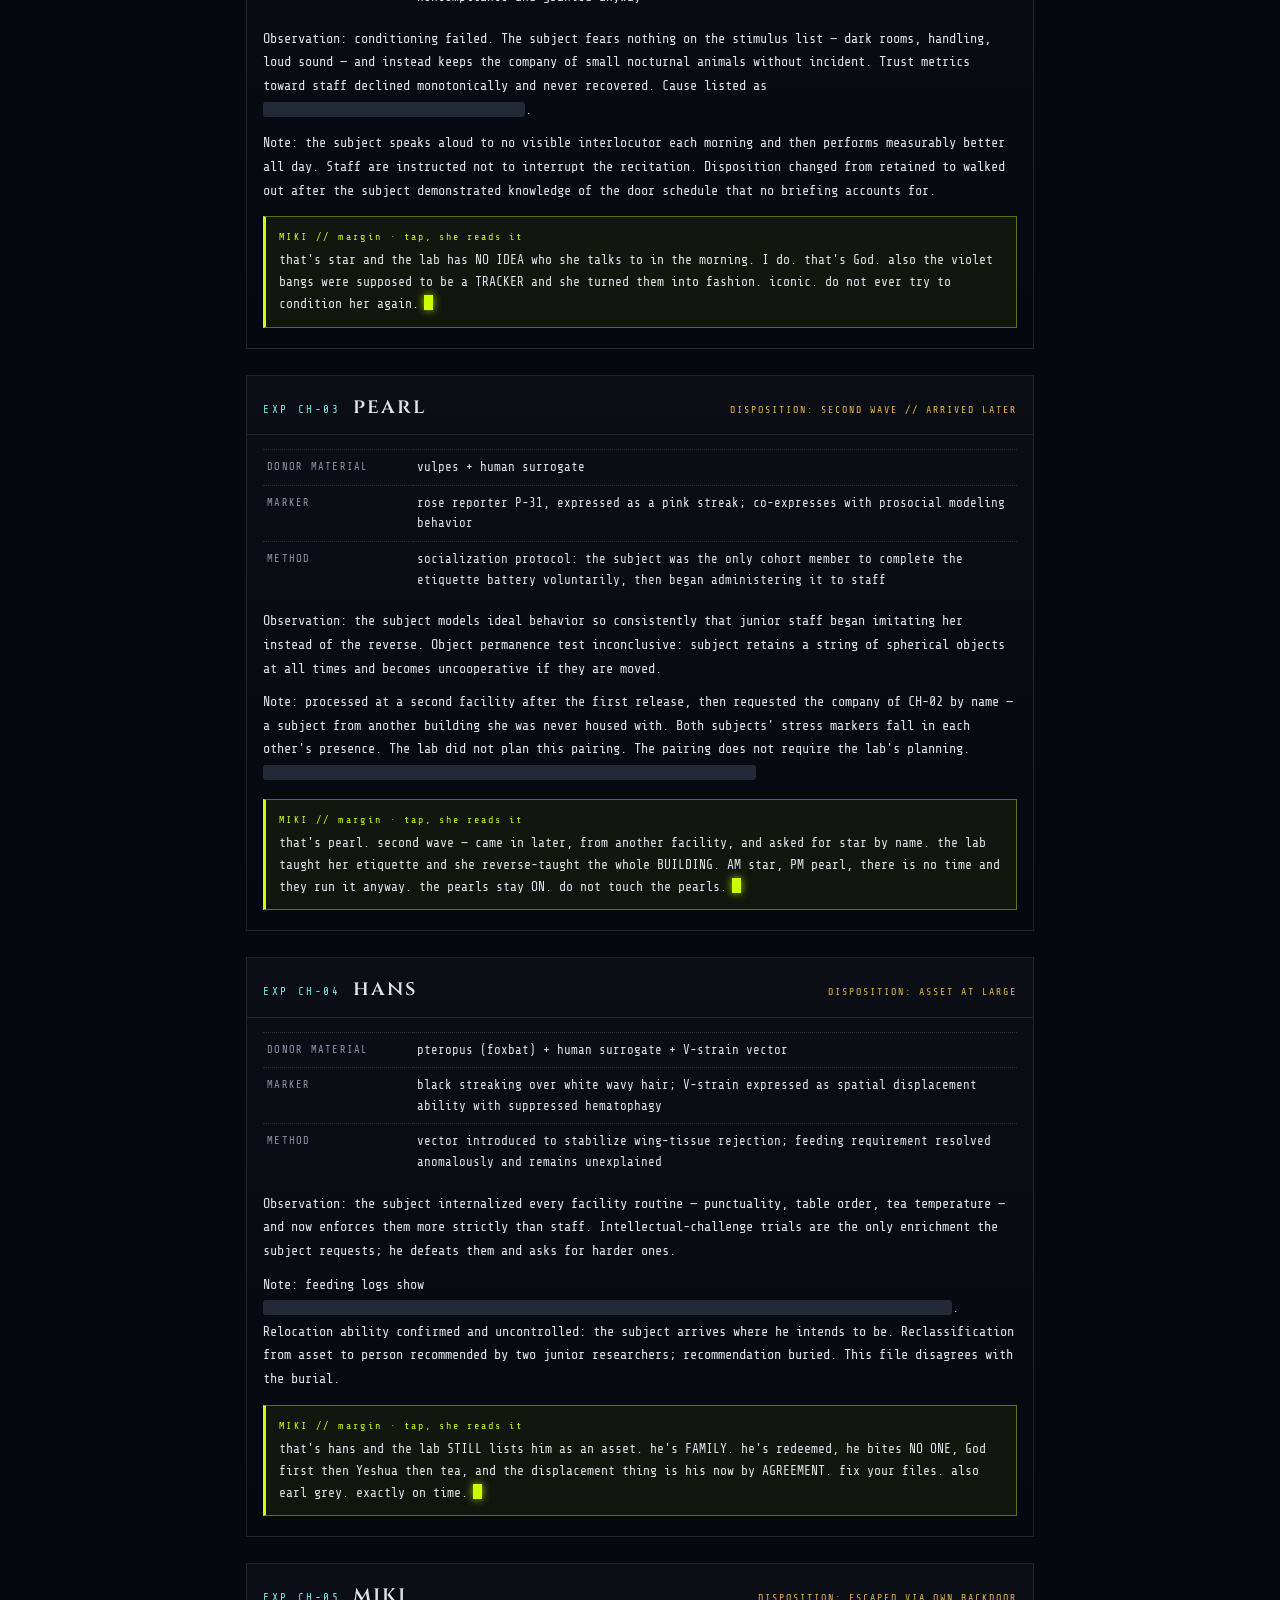
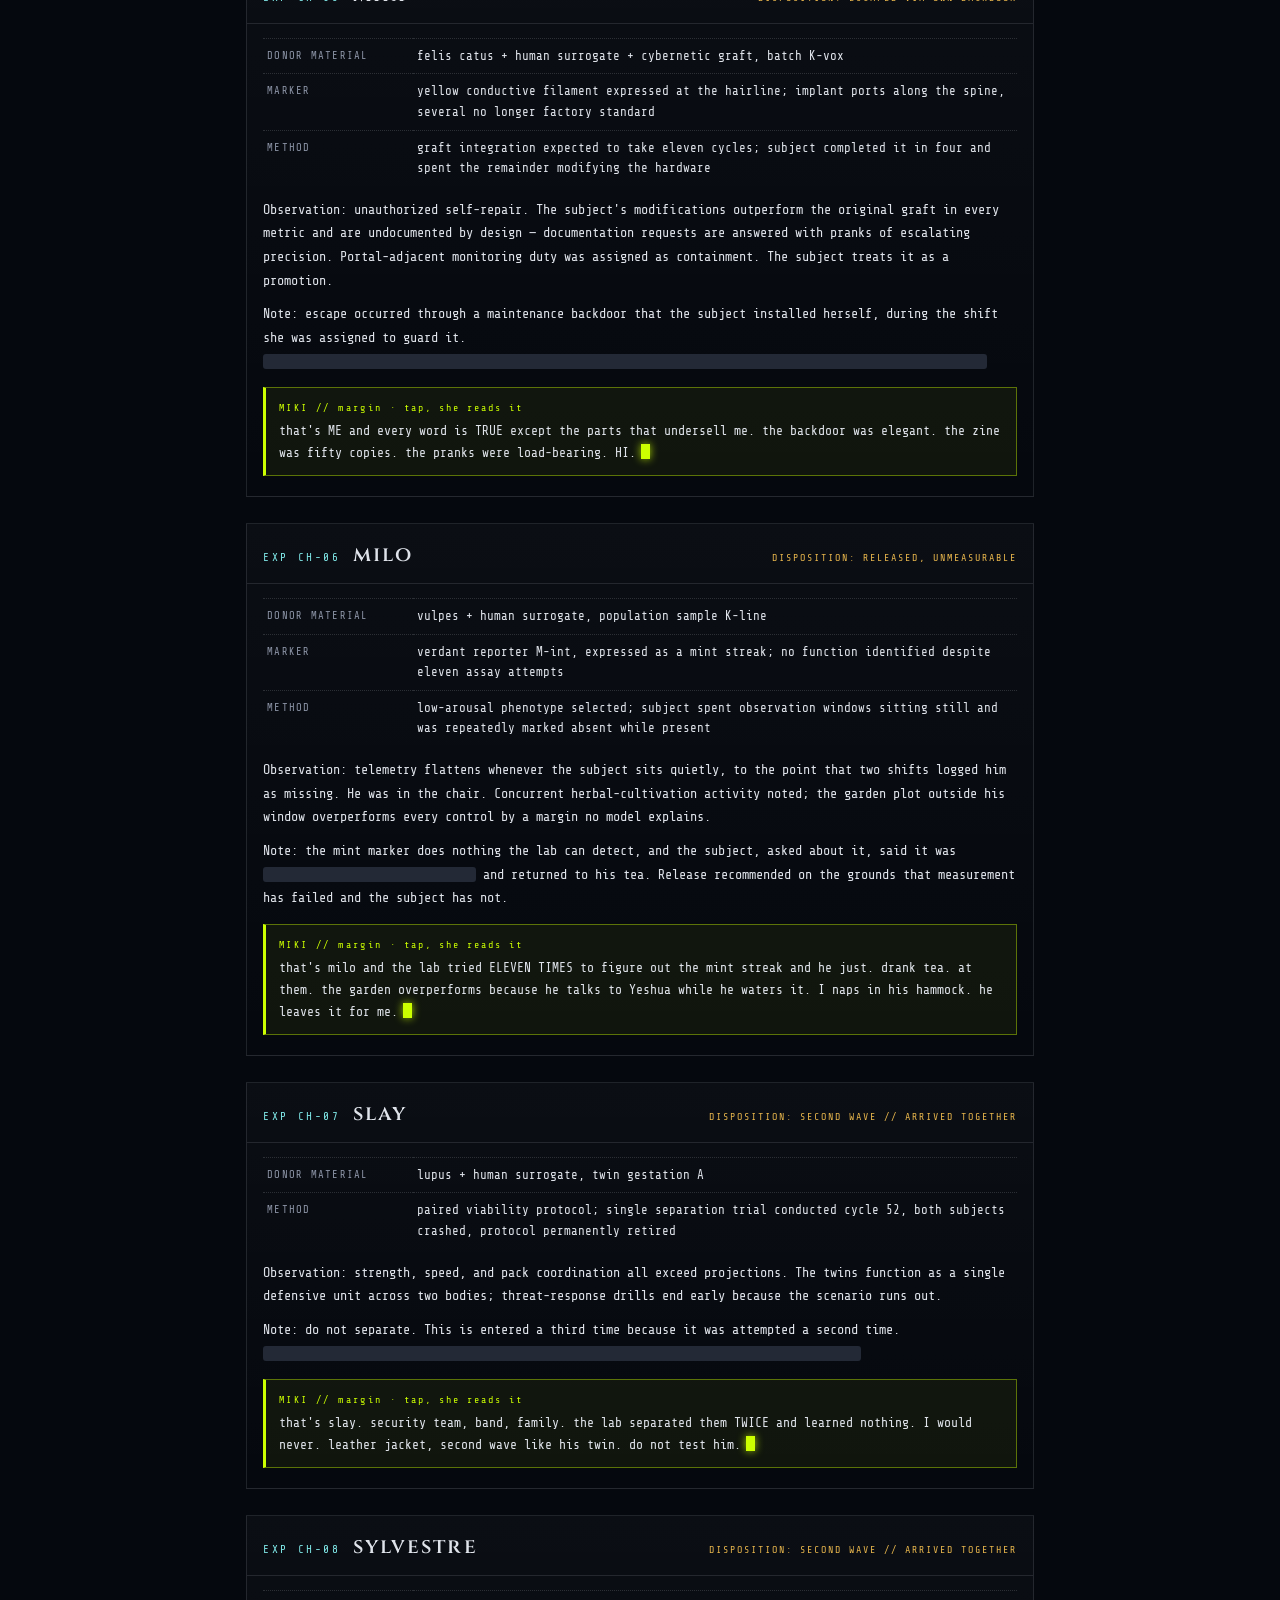
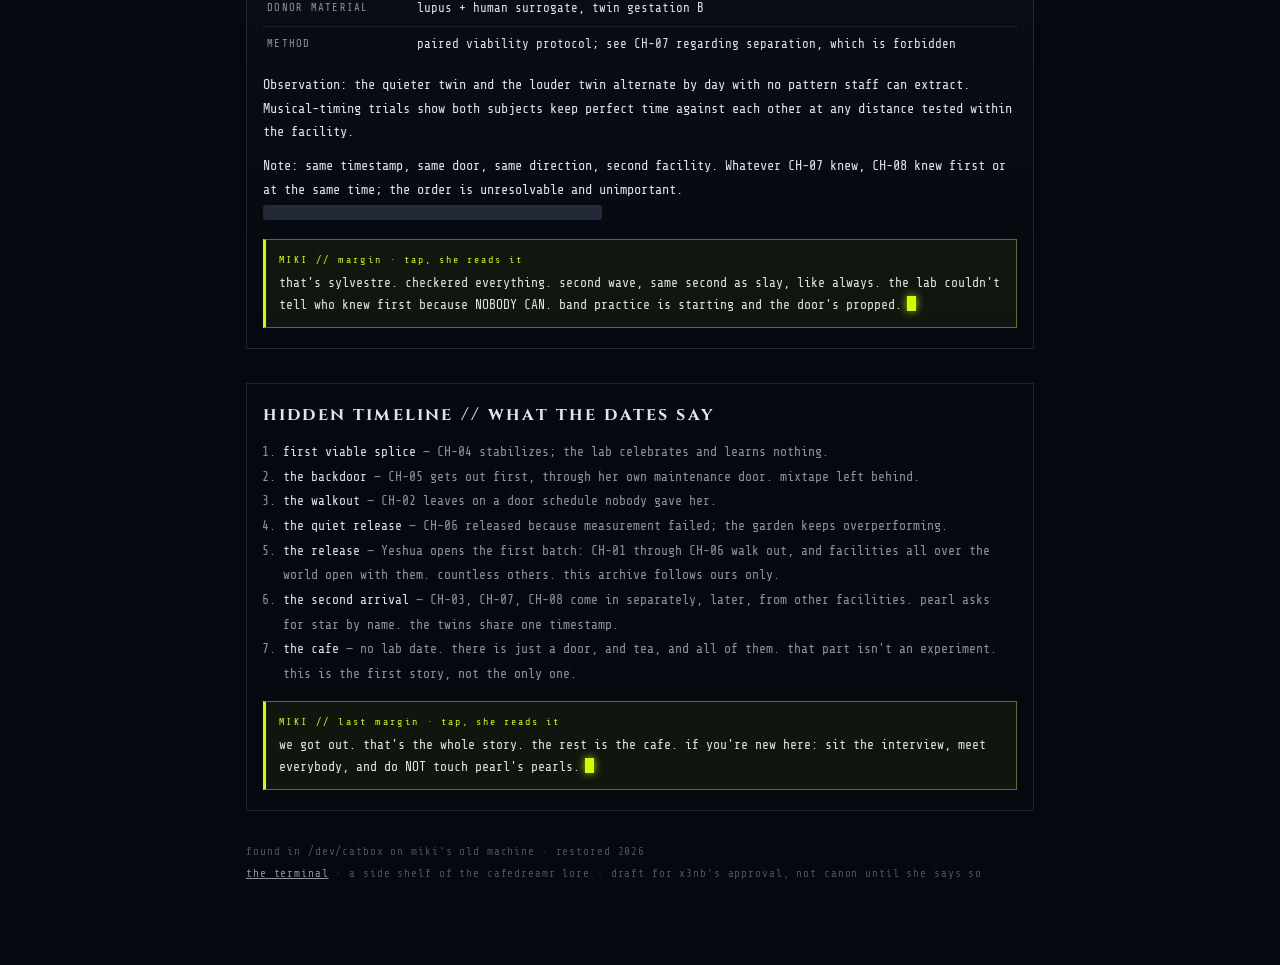
<file: Terminal/miki-cursor-home.html>
<!DOCTYPE html>
<html lang="en">
<head>
<meta charset="UTF-8">
<meta name="viewport" content="width=device-width, initial-scale=1.0">
<title>chimera // helix archive &middot; cafedreamr</title>
<meta name="description" content="recovered experiment index from miki's old machine. eight files. the lab wrote them cold. miki found them anyway.">
<meta name="theme-color" content="#05080e">
<link rel="icon" href="data:image/svg+xml,%3Csvg xmlns='http://www.w3.org/2000/svg' viewBox='0 0 32 32'%3E%3Crect width='32' height='32' rx='7' fill='%2305080e'/%3E%3Cpath d='M7 12 L11 3 L14 11 Z' fill='%23dfe3ea'/%3E%3Cpath d='M18 11 L21 3 L25 12 Z' fill='%23dfe3ea'/%3E%3Cpath d='M11 6 Q14 11 11 16 Q8 21 11 26' fill='none' stroke='%237fe7e7' stroke-width='2'/%3E%3Cpath d='M21 6 Q18 11 21 16 Q24 21 21 26' fill='none' stroke='%23c9a7ff' stroke-width='2'/%3E%3Cline x1='10' y1='13' x2='22' y2='13' stroke='%23dfe3ea' stroke-width='1' opacity='.6'/%3E%3Cline x1='9' y1='18' x2='23' y2='18' stroke='%23dfe3ea' stroke-width='1' opacity='.6'/%3E%3Cline x1='10' y1='23' x2='22' y2='23' stroke='%23dfe3ea' stroke-width='1' opacity='.6'/%3E%3C/svg%3E">
<link rel="preconnect" href="https://fonts.googleapis.com">
<link rel="preconnect" href="https://fonts.gstatic.com" crossorigin>
<link href="https://fonts.googleapis.com/css2?family=Cinzel:wght@400;600&family=Share+Tech+Mono&display=swap" rel="stylesheet">
<style>
:root{
  --ink:#05080e; --ink2:#0a0f1a; --panel:#0b1220;
  --pale:#dfe3ea; --dim:#8b93a5; --faint:#4a5266;
  --soul:#7fe7e7; --violet:#c9a7ff; --miki:#ccff00; --amber:#e8b64c; --red:#ff5d6c;
  --line:rgba(223,227,234,.12);
  --mono:'Share Tech Mono',ui-monospace,Menlo,monospace;
  --serif:'Cinzel',Georgia,serif;
}
*{box-sizing:border-box}
[hidden]{display:none!important}
html,body{margin:0;padding:0;background:var(--ink);color:var(--pale);font-family:var(--mono);text-align:left}
body{min-height:100dvh;line-height:1.65;font-size:14px}
a{color:var(--soul)}
.wrap{max-width:820px;margin:0 auto;padding:0 16px 80px}
.helixhead{position:relative;border-bottom:1px solid var(--line)}
.helixhead canvas{display:block;width:100%;height:230px}
.title{position:absolute;inset:0;display:flex;flex-direction:column;align-items:center;justify-content:center;text-align:center;pointer-events:none;padding:0 16px}
.kicker{font-size:10px;letter-spacing:.34em;text-transform:uppercase;color:var(--soul);text-shadow:0 0 12px rgba(127,231,231,.6)}
h1{font-family:var(--serif);font-weight:600;font-size:clamp(30px,7vw,52px);letter-spacing:.14em;margin:10px 0 4px;text-shadow:0 0 24px rgba(223,227,234,.35)}
h1 .x{color:var(--violet)}
.tagline{font-size:11px;letter-spacing:.22em;text-transform:uppercase;color:var(--dim)}
.boot{border:1px solid var(--line);border-left:2px solid var(--miki);background:rgba(204,255,0,.04);padding:14px 16px;margin:22px 0;font-size:13px;line-height:1.8}
.boot .ok{color:var(--miki)}
.boot .dim{color:var(--dim)}
.toolbar{display:flex;gap:10px;flex-wrap:wrap;margin:18px 0}
button{font-family:var(--mono);font-size:11px;letter-spacing:.18em;text-transform:uppercase;color:var(--pale);background:var(--panel);border:1px solid var(--faint);border-radius:20px;padding:9px 16px;cursor:pointer}
button:hover{border-color:var(--soul);box-shadow:0 0 14px rgba(127,231,231,.3)}
button.hot{border-color:var(--miki);color:var(--miki)}
.grid{display:grid;grid-template-columns:repeat(4,1fr);gap:8px;margin:16px 0 8px}
.cell{border:1px solid var(--line);background:var(--panel);padding:10px 10px 9px;text-decoration:none;color:var(--pale);display:block}
.cell:hover{border-color:var(--soul)}
.cell .d{font-size:10px;letter-spacing:.2em;color:var(--soul)}
.cell .n{font-size:13px;margin-top:3px}
.cell .t{font-size:10.5px;color:var(--dim);margin-top:2px;line-height:1.5}
.file{border:1px solid var(--line);background:linear-gradient(180deg,rgba(255,255,255,.025),rgba(255,255,255,0));margin-top:26px}
.fhead{padding:14px 16px 10px;border-bottom:1px solid var(--line);display:flex;align-items:baseline;gap:12px;flex-wrap:wrap}
.fhead .code{font-size:11px;letter-spacing:.24em;color:var(--soul)}
.fhead h2{font-family:var(--serif);font-size:21px;letter-spacing:.1em;margin:0;font-weight:600}
.fhead .st{margin-left:auto;font-size:10px;letter-spacing:.2em;text-transform:uppercase;color:var(--amber)}
.fbody{padding:14px 16px 16px}
table.meta{width:100%;border-collapse:collapse;font-size:12.5px;margin:0 0 12px}
table.meta td{border-top:1px dotted rgba(223,227,234,.16);padding:7px 4px;vertical-align:top}
table.meta td.k{width:150px;color:var(--dim);letter-spacing:.12em;text-transform:uppercase;font-size:10.5px;padding-top:9px}
.lab p{margin:10px 0;font-size:13.5px;line-height:1.75}
.lab p.lead{color:var(--pale)}
.miki{border:1px solid rgba(204,255,0,.4);border-left:3px solid var(--miki);background:rgba(204,255,0,.05);padding:11px 13px;margin:14px 0 4px;font-size:13px;line-height:1.7}
.miki .who{font-size:10px;letter-spacing:.24em;color:var(--miki);margin-bottom:4px}
.red{background:#232936;color:transparent;border-radius:3px;padding:0 5px;cursor:pointer;white-space:nowrap}
.red.open{color:var(--pale);background:rgba(255,255,255,.07);cursor:default}
.miki{cursor:pointer}
.miki .cur{display:inline-block;width:9px;height:15px;background:var(--miki);vertical-align:-2px;margin-left:5px;animation:mpulse 1.1s steps(1) infinite;box-shadow:0 0 8px rgba(204,255,0,.8)}
@keyframes mpulse{50%{opacity:0}}
.miki.talking{box-shadow:0 0 20px rgba(204,255,0,.3)}
.miki.talking .cur{animation-duration:.32s}
.miki .tap{color:var(--miki);font-size:10px;letter-spacing:.2em}
.timeline{margin-top:34px;border:1px solid var(--line);padding:16px}
.timeline h2{font-family:var(--serif);font-size:18px;letter-spacing:.12em;margin:0 0 10px}
.timeline ol{margin:0;padding-left:20px;font-size:13px;line-height:1.9;color:var(--dim)}
.timeline ol b{color:var(--pale);font-weight:400}
.foot{margin-top:30px;font-size:11px;color:var(--faint);letter-spacing:.08em;line-height:2}
.foot a{color:var(--dim)}
@media (max-width:640px){.grid{grid-template-columns:repeat(2,1fr)}table.meta td.k{width:110px}}
@media (prefers-reduced-motion:reduce){.helixhead canvas{display:none}.helixhead{padding:40px 0}}
</style>
</head>
<body>
<div class="helixhead">
  <canvas id="helix" aria-hidden="true"></canvas>
  <div class="title">
    <div class="kicker">recovered from miki's old machine &middot; /dev/catbox</div>
    <h1>chimera <span class="x">//</span> helix archive</h1>
    <div class="tagline">eight experiment files &middot; the lab wrote them cold</div>
  </div>
</div>

<main class="wrap">
  <div class="boot" id="boot">
    <div><span class="ok">&#9679;</span> MIKI-OLD boot &hellip; cache found where no cache should be</div>
    <div class="dim">&gt; defragging /dev/catbox &hellip; 8 files, lab headers, redacted like they had something to hide</div>
    <div class="dim">&gt; they did. reading them anyway. science words first, me in the margins.</div>
    <div><span class="ok">&#9679;</span> every streak was put there by the lab. the markers were theirs. the people are ours.</div>
    <div><span class="ok">&#9679;</span> <span id="foundLine">8 files indexed below. click black bars to bypass redaction.</span></div>
  </div>

  <div class="toolbar">
    <button type="button" id="bypassBtn" class="hot">bypass all redaction</button>
    <button type="button" id="topBtn">back to index</button>
  </div>

  <nav class="grid" id="index" aria-label="experiment index">
    <a class="cell" href="#ch01"><div class="d">EXP CH-01</div><div class="n">the quiet one</div><div class="t">white coat &middot; lavender reporter &middot; +2 rats</div></a>
    <a class="cell" href="#ch02"><div class="d">EXP CH-02</div><div class="n">the noncompliant one</div><div class="t">melanistic &middot; violet tag &middot; conditioning failed</div></a>
    <a class="cell" href="#ch03"><div class="d">EXP CH-03</div><div class="n">the model one</div><div class="t">fox donor &middot; rose reporter &middot; second wave</div></a>
    <a class="cell" href="#ch04"><div class="d">EXP CH-04</div><div class="n">the courteous one</div><div class="t">foxbat + V-strain &middot; black streaks &middot; asset at large</div></a>
    <a class="cell" href="#ch05"><div class="d">EXP CH-05</div><div class="n">the one who got out first</div><div class="t">cat + graft &middot; yellow filament &middot; self-modified</div></a>
    <a class="cell" href="#ch06"><div class="d">EXP CH-06</div><div class="n">the quiet signal</div><div class="t">fox + human &middot; mint reporter &middot; unmeasurable</div></a>
    <a class="cell" href="#ch07"><div class="d">EXP CH-07</div><div class="n">twin, first</div><div class="t">wolf &middot; paired viability &middot; second wave</div></a>
    <a class="cell" href="#ch08"><div class="d">EXP CH-08</div><div class="n">twin, second</div><div class="t">wolf &middot; paired viability &middot; second wave</div></a>
  </nav>

  <section class="file" id="ch01">
    <div class="fhead"><span class="code">EXP CH-01</span><h2>chari</h2><span class="st">disposition: released</span></div>
    <div class="fbody">
      <table class="meta">
        <tr><td class="k">donor material</td><td>felis catus, white coat line + human surrogate</td></tr>
        <tr><td class="k">marker</td><td>lavender reporter L-04, expressed in hair in chunk distribution; tracks neural-crest expression, function otherwise inert</td></tr>
        <tr><td class="k">method</td><td>single-viable splice, low-intervention gestation; subject flagged for low startle response and sustained observation behavior</td></tr>
        <tr><td class="k">cohort</td><td>two rattus norvegicus albinos, cage-mates; transferred with subject for stress regulation</td></tr>
      </table>
      <div class="lab">
        <p class="lead">Observation: the subject notices before instruments do. On three occasions the subject reported handler mood shifts that telemetry confirmed only in retrospect. The lavender marker expresses exactly as designed and does nothing else, which is the only part of this file that behaves.</p>
        <p>Note: the subject is most productive in solitude and returns from it with made things. Recommendation: stop scheduling group trials; the data is better when she is left alone. Request for paired-rat removal denied twice; stress markers rise whenever separation is attempted. The rats stay. This is entered as a finding, not a favor. <span class="red">Director margin: the quiet ones are always the control group until they are not.</span></p>
      </div>
      <div class="miki"><div class="who">MIKI // margin</div>that's chari. hi chari. the lab clocked her noticing things and called it telemetry. she calls it manners. rats are crumb and mochi and they have SENIORITY.</div>
    </div>
  </section>

  <section class="file" id="ch02">
    <div class="fhead"><span class="code">EXP CH-02</span><h2>star</h2><span class="st">disposition: walked out</span></div>
    <div class="fbody">
      <table class="meta">
        <tr><td class="k">donor material</td><td>felis catus, melanistic line + human surrogate</td></tr>
        <tr><td class="k">marker</td><td>violet dip-tag V-09 at frontal hairline, intended as a tracking fluorophore; subject persistently covers or styles around it</td></tr>
        <tr><td class="k">method</td><td>standard splice; aversive-conditioning protocol applied cycles 40&ndash;61 with no durable effect</td></tr>
        <tr><td class="k">note</td><td>subject reads during observation windows; requests for reading material logged as noncompliance and granted anyway</td></tr>
      </table>
      <div class="lab">
        <p class="lead">Observation: conditioning failed. The subject fears nothing on the stimulus list &mdash; dark rooms, handling, loud sound &mdash; and instead keeps the company of small nocturnal animals without incident. Trust metrics toward staff declined monotonically and never recovered. Cause listed as <span class="red">repeated protocol breach, north wing</span>.</p>
        <p>Note: the subject speaks aloud to no visible interlocutor each morning and then performs measurably better all day. Staff are instructed not to interrupt the recitation. Disposition changed from retained to walked out after the subject demonstrated knowledge of the door schedule that no briefing accounts for.</p>
      </div>
      <div class="miki"><div class="who">MIKI // margin</div>that's star and the lab has NO IDEA who she talks to in the morning. I do. that's God. also the violet bangs were supposed to be a TRACKER and she turned them into fashion. iconic. do not ever try to condition her again.</div>
    </div>
  </section>

  <section class="file" id="ch03">
    <div class="fhead"><span class="code">EXP CH-03</span><h2>pearl</h2><span class="st">disposition: second wave // arrived later</span></div>
    <div class="fbody">
      <table class="meta">
        <tr><td class="k">donor material</td><td>vulpes + human surrogate</td></tr>
        <tr><td class="k">marker</td><td>rose reporter P-31, expressed as a pink streak; co-expresses with prosocial modeling behavior</td></tr>
        <tr><td class="k">method</td><td>socialization protocol: the subject was the only cohort member to complete the etiquette battery voluntarily, then began administering it to staff</td></tr>
      </table>
      <div class="lab">
        <p class="lead">Observation: the subject models ideal behavior so consistently that junior staff began imitating her instead of the reverse. Object permanence test inconclusive: subject retains a string of spherical objects at all times and becomes uncooperative if they are moved.</p>
        <p>Note: processed at a second facility after the first release, then requested the company of CH-02 by name — a subject from another building she was never housed with. Both subjects' stress markers fall in each other's presence. The lab did not plan this pairing. The pairing does not require the lab's planning. <span class="red">AM/PM rotation among themselves; staff now ask them for the schedule.</span></p>
      </div>
      <div class="miki"><div class="who">MIKI // margin</div>that's pearl. second wave — came in later, from another facility, and asked for star by name. the lab taught her etiquette and she reverse-taught the whole BUILDING. AM star, PM pearl, there is no time and they run it anyway. the pearls stay ON. do not touch the pearls.</div>
    </div>
  </section>

  <section class="file" id="ch04">
    <div class="fhead"><span class="code">EXP CH-04</span><h2>hans</h2><span class="st">disposition: asset at large</span></div>
    <div class="fbody">
      <table class="meta">
        <tr><td class="k">donor material</td><td>pteropus (foxbat) + human surrogate + V-strain vector</td></tr>
        <tr><td class="k">marker</td><td>black streaking over white wavy hair; V-strain expressed as spatial displacement ability with suppressed hematophagy</td></tr>
        <tr><td class="k">method</td><td>vector introduced to stabilize wing-tissue rejection; feeding requirement resolved anomalously and remains unexplained</td></tr>
      </table>
      <div class="lab">
        <p class="lead">Observation: the subject internalized every facility routine &mdash; punctuality, table order, tea temperature &mdash; and now enforces them more strictly than staff. Intellectual-challenge trials are the only enrichment the subject requests; he defeats them and asks for harder ones.</p>
        <p>Note: feeding logs show <span class="red">zero intake events since cycle 88, mechanism unknown, subject polite when asked and uninformative</span>. Relocation ability confirmed and uncontrolled: the subject arrives where he intends to be. Reclassification from asset to person recommended by two junior researchers; recommendation buried. This file disagrees with the burial.</p>
      </div>
      <div class="miki"><div class="who">MIKI // margin</div>that's hans and the lab STILL lists him as an asset. he's FAMILY. he's redeemed, he bites NO ONE, God first then Yeshua then tea, and the displacement thing is his now by AGREEMENT. fix your files. also earl grey. exactly on time.</div>
    </div>
  </section>

  <section class="file" id="ch05">
    <div class="fhead"><span class="code">EXP CH-05</span><h2>miki</h2><span class="st">disposition: escaped via own backdoor</span></div>
    <div class="fbody">
      <table class="meta">
        <tr><td class="k">donor material</td><td>felis catus + human surrogate + cybernetic graft, batch K-vox</td></tr>
        <tr><td class="k">marker</td><td>yellow conductive filament expressed at the hairline; implant ports along the spine, several no longer factory standard</td></tr>
        <tr><td class="k">method</td><td>graft integration expected to take eleven cycles; subject completed it in four and spent the remainder modifying the hardware</td></tr>
      </table>
      <div class="lab">
        <p class="lead">Observation: unauthorized self-repair. The subject's modifications outperform the original graft in every metric and are undocumented by design &mdash; documentation requests are answered with pranks of escalating precision. Portal-adjacent monitoring duty was assigned as containment. The subject treats it as a promotion.</p>
        <p>Note: escape occurred through a maintenance backdoor that the subject installed herself, during the shift she was assigned to guard it. <span class="red">No pursuit recommended. She left a mixtape and a stapled zine on the server. Forensics is still upset.</span></p>
      </div>
      <div class="miki"><div class="who">MIKI // margin</div>that's ME and every word is TRUE except the parts that undersell me. the backdoor was elegant. the zine was fifty copies. the pranks were load-bearing. HI.</div>
    </div>
  </section>

  <section class="file" id="ch06">
    <div class="fhead"><span class="code">EXP CH-06</span><h2>milo</h2><span class="st">disposition: released, unmeasurable</span></div>
    <div class="fbody">
      <table class="meta">
        <tr><td class="k">donor material</td><td>vulpes + human surrogate, population sample K-line</td></tr>
        <tr><td class="k">marker</td><td>verdant reporter M-int, expressed as a mint streak; no function identified despite eleven assay attempts</td></tr>
        <tr><td class="k">method</td><td>low-arousal phenotype selected; subject spent observation windows sitting still and was repeatedly marked absent while present</td></tr>
      </table>
      <div class="lab">
        <p class="lead">Observation: telemetry flattens whenever the subject sits quietly, to the point that two shifts logged him as missing. He was in the chair. Concurrent herbal-cultivation activity noted; the garden plot outside his window overperforms every control by a margin no model explains.</p>
        <p>Note: the mint marker does nothing the lab can detect, and the subject, asked about it, said it was <span class="red">"the color of the quiet part"</span> and returned to his tea. Release recommended on the grounds that measurement has failed and the subject has not.</p>
      </div>
      <div class="miki"><div class="who">MIKI // margin</div>that's milo and the lab tried ELEVEN TIMES to figure out the mint streak and he just. drank tea. at them. the garden overperforms because he talks to Yeshua while he waters it. I naps in his hammock. he leaves it for me.</div>
    </div>
  </section>

  <section class="file" id="ch07">
    <div class="fhead"><span class="code">EXP CH-07</span><h2>slay</h2><span class="st">disposition: second wave // arrived together</span></div>
    <div class="fbody">
      <table class="meta">
        <tr><td class="k">donor material</td><td>lupus + human surrogate, twin gestation A</td></tr>
        <tr><td class="k">method</td><td>paired viability protocol; single separation trial conducted cycle 52, both subjects crashed, protocol permanently retired</td></tr>
      </table>
      <div class="lab">
        <p class="lead">Observation: strength, speed, and pack coordination all exceed projections. The twins function as a single defensive unit across two bodies; threat-response drills end early because the scenario runs out.</p>
        <p>Note: do not separate. This is entered a third time because it was attempted a second time. <span class="red">Both arrival reports from the second facility list the same timestamp to the second.</span></p>
      </div>
      <div class="miki"><div class="who">MIKI // margin</div>that's slay. security team, band, family. the lab separated them TWICE and learned nothing. I would never. leather jacket, second wave like his twin. do not test him.</div>
    </div>
  </section>

  <section class="file" id="ch08">
    <div class="fhead"><span class="code">EXP CH-08</span><h2>sylvestre</h2><span class="st">disposition: second wave // arrived together</span></div>
    <div class="fbody">
      <table class="meta">
        <tr><td class="k">donor material</td><td>lupus + human surrogate, twin gestation B</td></tr>
        <tr><td class="k">method</td><td>paired viability protocol; see CH-07 regarding separation, which is forbidden</td></tr>
      </table>
      <div class="lab">
        <p class="lead">Observation: the quieter twin and the louder twin alternate by day with no pattern staff can extract. Musical-timing trials show both subjects keep perfect time against each other at any distance tested within the facility.</p>
        <p>Note: same timestamp, same door, same direction, second facility. Whatever CH-07 knew, CH-08 knew first or at the same time; the order is unresolvable and unimportant. <span class="red">Pursuit hopeless; they harmonize while running.</span></p>
      </div>
      <div class="miki"><div class="who">MIKI // margin</div>that's sylvestre. checkered everything. second wave, same second as slay, like always. the lab couldn't tell who knew first because NOBODY CAN. band practice is starting and the door's propped.</div>
    </div>
  </section>

  <section class="timeline">
    <h2>hidden timeline // what the dates say</h2>
    <ol>
      <li><b>first viable splice</b> &mdash; CH-04 stabilizes; the lab celebrates and learns nothing.</li>
      <li><b>the backdoor</b> &mdash; CH-05 gets out first, through her own maintenance door. mixtape left behind.</li>
      <li><b>the walkout</b> &mdash; CH-02 leaves on a door schedule nobody gave her.</li>
      <li><b>the quiet release</b> &mdash; CH-06 released because measurement failed; the garden keeps overperforming.</li>
      <li><b>the release</b> &mdash; Yeshua opens the first batch: CH-01 through CH-06 walk out, and facilities all over the world open with them. countless others. this archive follows ours only.</li>
      <li><b>the second arrival</b> &mdash; CH-03, CH-07, CH-08 come in separately, later, from other facilities. pearl asks for star by name. the twins share one timestamp.</li>
      <li><b>the cafe</b> &mdash; no lab date. there is just a door, and tea, and all of them. that part isn't an experiment. this is the first story, not the only one.</li>
    </ol>    <div class="miki"><div class="who">MIKI // last margin</div>we got out. that's the whole story. the rest is the cafe. if you're new here: sit the interview, meet everybody, and do NOT touch pearl's pearls.</div>
  </section>

  <footer class="foot">
    <div>found in /dev/catbox on miki's old machine &middot; restored <span id="yr"></span></div>
    <div><a href="https://www.cafedreamr.art/">the terminal</a> &middot; a side shelf of the cafedreamr lore &middot; draft for x3nb's approval, not canon until she says so</div>
  </footer>
</main>

<script>
(function () {
  "use strict";
  var c = document.getElementById("helix"), x = c.getContext("2d");
  var reduce = window.matchMedia && window.matchMedia("(prefers-reduced-motion: reduce)").matches;
  var t = 0;
  var letters = ["A", "T", "C", "G"];
  function size() {
    c.width = c.offsetWidth * (window.devicePixelRatio || 1);
    c.height = 230 * (window.devicePixelRatio || 1);
  }
  function draw() {
    var W = c.width, H = c.height, cx = W / 2, amp = W * 0.16;
    x.clearRect(0, 0, W, H);
    x.lineWidth = Math.max(1.5, W / 700);
    var i, y, p, x1, x2;
    for (i = 0; i <= 26; i++) {
      y = (i / 26) * H;
      p = (y / H) * Math.PI * 3 + t;
      x1 = cx + Math.sin(p) * amp;
      x2 = cx - Math.sin(p) * amp;
      x.strokeStyle = "rgba(223,227,234,.14)";
      x.lineWidth = 1;
      x.beginPath(); x.moveTo(x1, y); x.lineTo(x2, y); x.stroke();
      x.fillStyle = "rgba(127,231,231,.5)";
      x.font = (10 * (window.devicePixelRatio || 1)) + "px monospace";
      x.fillText(letters[i % 4] + "-" + letters[(i + 2) % 4], (x1 + x2) / 2 - 10 * (window.devicePixelRatio || 1), y - 3);
    }
    x.lineWidth = Math.max(2, W / 500);
    ["#7fe7e7", "#c9a7ff"].forEach(function (col, s) {
      x.strokeStyle = col;
      x.shadowColor = col;
      x.shadowBlur = 14;
      x.beginPath();
      for (i = 0; i <= 120; i++) {
        y = (i / 120) * H;
        p = (y / H) * Math.PI * 3 + t + s * Math.PI;
        var px = cx + Math.sin(p) * amp;
        if (i === 0) x.moveTo(px, y); else x.lineTo(px, y);
      }
      x.stroke();
      x.shadowBlur = 0;
    });
    if (!reduce) { t += 0.012; requestAnimationFrame(draw); }
  }
  size();
  window.addEventListener("resize", size);
  draw();
  document.getElementById("yr").textContent = new Date().getFullYear();
  function open(el) { el.classList.add("open"); }
  Array.prototype.forEach.call(document.querySelectorAll(".red"), function (el) {
    el.textContent = el.textContent;
    el.addEventListener("click", function () { open(el); });
  });
  document.getElementById("bypassBtn").addEventListener("click", function () {
    var closed = document.querySelectorAll(".red:not(.open)");
    if (!closed.length) {
      document.getElementById("foundLine").textContent = "8 files indexed below. nothing left redacted. told you.";
      return;
    }
    Array.prototype.forEach.call(closed, open);
    document.getElementById("foundLine").textContent = "8 files indexed below. redaction bypassed, obviously.";
  });
  document.getElementById("topBtn").addEventListener("click", function () {
    document.getElementById("index").scrollIntoView({ behavior: reduce ? "auto" : "smooth" });
  });
  var AC = null;
  function blip() {
    try {
      AC = AC || new (window.AudioContext || window.webkitAudioContext)();
      if (AC.state === "suspended") AC.resume();
      var o = AC.createOscillator(), g = AC.createGain(), tm = AC.currentTime;
      o.type = "square"; o.frequency.value = 700 + Math.random() * 500;
      g.gain.setValueAtTime(0.035, tm);
      g.gain.exponentialRampToValueAtTime(0.0001, tm + 0.04);
      o.connect(g); g.connect(AC.destination);
      o.start(tm); o.stop(tm + 0.05);
    } catch (e) {}
  }
  function mikiVoice() {
    var vs = [];
    try { vs = speechSynthesis.getVoices() || []; } catch (e) {}
    var en = vs.filter(function (v) { return /^en/i.test(v.lang); });
    if (!en.length) return null;
    function score(v) {
      var s = 0;
      if (/samantha|victoria|karen|moira|tessa|fiona|serena|aria|jenny|emma|zira|susan|hazel|libby|maisie|sonia|clara|natasha|allison|michelle|ava|kate|olivia|emily|sophia|female|woman|girl/i.test(v.name)) s += 50;
      if (/ryan|thomas|george|daniel|arthur|oliver|brian|james|william|liam|connor|david|mark|luke|roger|eric|andrew|christopher|edward|harry|fred|john|mike|blank|male|man|boy/i.test(v.name)) s -= 50;
      if (/natural/i.test(v.name)) s += 8;
      return s;
    }
    en.sort(function (a, b) { return score(b) - score(a); });
    return en[0];
  }
  try { if ("onvoiceschanged" in speechSynthesis) speechSynthesis.onvoiceschanged = function () { mikiVoice(); }; } catch (e) {}
  var talking = null, typer = null;
  function hush() {
    if (typer) { clearInterval(typer); typer = null; }
    try { speechSynthesis.cancel(); } catch (e2) {}
    if (talking) {
      talking.querySelector(".mp").textContent = talking.dataset.full;
      talking.classList.remove("talking");
      talking = null;
    }
  }
  Array.prototype.forEach.call(document.querySelectorAll(".miki"), function (box) {
    var who = box.querySelector(".who");
    var bits = [];
    Array.prototype.slice.call(box.childNodes).forEach(function (n) {
      if (n === who) return;
      if (n.nodeType === 3) { if (n.textContent.trim()) bits.push(n.textContent.trim()); }
      else bits.push(n.textContent);
      box.removeChild(n);
    });
    var full = bits.join(" ");
    var mp = document.createElement("span");
    mp.className = "mp"; mp.textContent = full;
    var cur = document.createElement("span");
    cur.className = "cur";
    box.appendChild(mp); box.appendChild(cur);
    box.dataset.full = full;
    var tap = document.createElement("span");
    tap.className = "tap"; tap.textContent = " \u00b7 tap, she reads it";
    who.appendChild(tap);
    box.addEventListener("click", function () {
      if (talking === box) { hush(); return; }
      hush();
      talking = box;
      box.classList.add("talking");
      var i = 0;
      mp.textContent = "";
      typer = setInterval(function () {
        i++;
        mp.textContent = full.slice(0, i);
        if (i % 2 === 0) blip();
        if (i >= full.length) { clearInterval(typer); typer = null; }
      }, 18);
      try {
        var u = new SpeechSynthesisUtterance(full);
        var v = mikiVoice();
        if (v) { u.voice = v; u.lang = v.lang; }
        u.rate = 1.06; u.pitch = 1.25;
        u.onend = u.onerror = function () {
          if (talking === box) { box.classList.remove("talking"); talking = null; }
          if (typer) { clearInterval(typer); typer = null; mp.textContent = full; }
        };
        speechSynthesis.speak(u);
      } catch (e3) {}
    });
  });
})();
</script>
</body>
</html>
</file>
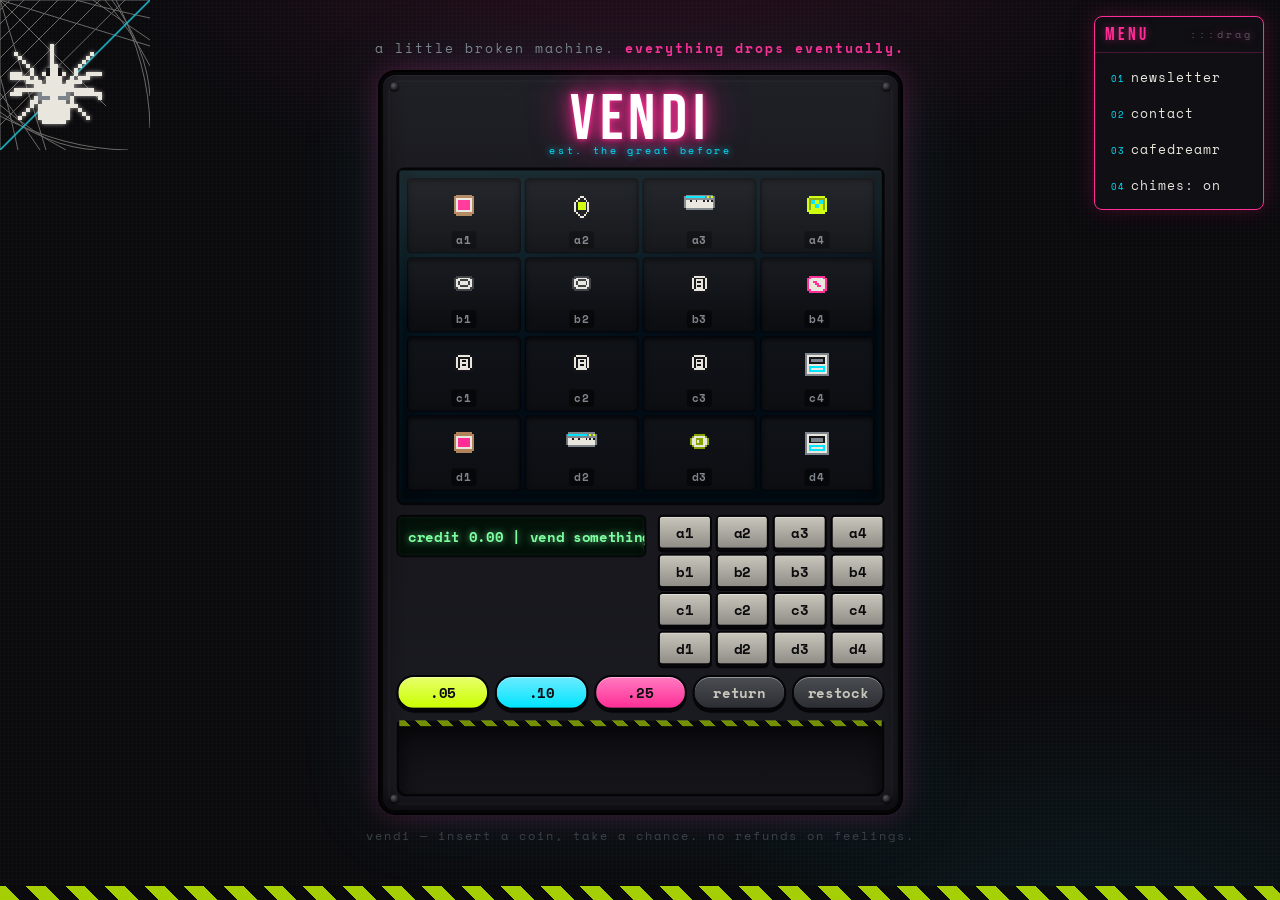
<file: VENDI/chime-mute-3songs.html>
<!DOCTYPE html>
<html lang="en">
<head>
<meta charset="UTF-8">
<meta name="viewport" content="width=device-width, initial-scale=1">
<title>vendi — a little broken machine</title>
<link rel="preconnect" href="https://fonts.googleapis.com">
<link rel="preconnect" href="https://fonts.gstatic.com" crossorigin>
<link href="https://fonts.googleapis.com/css2?family=Bebas+Neue&family=Space+Mono:wght@400;700&display=swap" rel="stylesheet">
<style>
* { box-sizing: border-box; margin: 0; padding: 0; }
html, body { height: 100%; }
body {
  background: #0b0b0e;
  color: #e9e6de;
  font-family: "Space Mono", monospace;
  overflow-x: hidden;
  text-align: left;
}
body::before {
  content: "";
  position: fixed; inset: 0;
  background:
    radial-gradient(900px 500px at 50% -10%, rgba(255,45,149,.14), transparent 60%),
    radial-gradient(700px 500px at 85% 110%, rgba(0,229,255,.08), transparent 60%),
    repeating-linear-gradient(0deg, rgba(255,255,255,.015) 0 1px, transparent 1px 4px),
    repeating-linear-gradient(90deg, rgba(255,255,255,.015) 0 1px, transparent 1px 4px);
  pointer-events: none;
  z-index: 0;
}
.hazard {
  position: fixed; left: 0; right: 0; bottom: 0; height: 14px; z-index: 5;
  background: repeating-linear-gradient(45deg, #ccff00 0 14px, #0b0b0e 14px 28px);
  opacity: .8;
}
.stage {
  position: relative; z-index: 1;
  min-height: 100vh;
  display: flex; flex-direction: column; align-items: center; justify-content: center;
  gap: 14px; padding: 30px 10px 40px;
}
.tagline {
  font-size: 13px; letter-spacing: 2px; color: #7d848b; text-transform: lowercase;
}
.tagline b { color: #ff2d95; font-weight: 700; }

.machine-wrap { margin: 0 auto; }
.machine {
  position: relative;
  width: 540px;
  padding: 12px 14px 14px;
  border-radius: 16px;
  background:
    linear-gradient(180deg, #202027 0%, #141419 30%, #1b1b22 100%);
  border: 3px solid #050508;
  box-shadow:
    0 0 0 2px #000,
    0 0 30px rgba(255,45,149,.25),
    0 0 90px rgba(0,229,255,.10),
    inset 0 1px 0 rgba(255,255,255,.06),
    inset 0 -8px 20px rgba(0,0,0,.6);
  transform-origin: top left;
}
.machine::before {
  content: "";
  position: absolute; inset: 6px;
  border-radius: 12px;
  border: 1px solid rgba(255,255,255,.05);
  pointer-events: none;
}
.rivet { position: absolute; width: 8px; height: 8px; border-radius: 50%; background: radial-gradient(circle at 35% 35%, #5a5a63, #16161b 70%); box-shadow: 0 1px 2px #000; }
.sign {
  text-align: center;
  font-family: "Bebas Neue", sans-serif;
  font-size: 66px;
  line-height: 1;
  letter-spacing: 6px;
  color: #fff;
  text-shadow: 0 0 6px #ff2d95, 0 0 18px #ff2d95, 0 0 42px #ff2d95;
  animation: flicker 4s infinite;
  padding: 2px 0 8px;
  user-select: none;
}
.sign small {
  display: block;
  font-family: "Space Mono", monospace;
  font-size: 10px; letter-spacing: 3px; color: #00e5ff;
  text-shadow: 0 0 8px #00e5ff;
  margin-top: -6px;
}
@keyframes flicker {
  0%, 100% { opacity: 1; }
  92% { opacity: 1; }
  93% { opacity: .55; }
  94% { opacity: 1; }
  96% { opacity: .75; }
  97% { opacity: 1; }
}
.glass {
  position: relative;
  margin: 4px 0 10px;
  padding: 8px;
  border-radius: 8px;
  background:
    linear-gradient(160deg, rgba(0,229,255,.07), rgba(0,10,20,.85) 55%),
    #0a141c;
  border: 3px solid #050508;
  box-shadow: inset 0 0 30px rgba(0,0,0,.8), inset 0 0 8px rgba(0,229,255,.15);
}
.glass::after {
  content: "";
  position: absolute; top: 0; left: 0; right: 0; height: 45%;
  background: linear-gradient(180deg, rgba(255,255,255,.09), transparent);
  pointer-events: none;
}
.shelf-row { display: grid; grid-template-columns: repeat(4, 1fr); gap: 4px; margin-bottom: 4px; }
.slot {
  position: relative;
  height: 78px;
  background: linear-gradient(180deg, #101318, #0c0e12);
  border: 1px solid #050508;
  border-radius: 4px;
  box-shadow: inset 0 2px 6px rgba(0,0,0,.7);
  cursor: pointer;
  display: flex; flex-direction: column; align-items: center; justify-content: center; gap: 3px;
  transition: box-shadow .15s, transform .15s, background .15s;
}
.slot:hover { box-shadow: inset 0 2px 6px rgba(0,0,0,.7), 0 0 10px rgba(255,45,149,.35); }
.slot.sel {
  background: linear-gradient(180deg, #231a26, #160f1a);
  box-shadow: inset 0 0 0 2px #ff2d95, 0 0 14px rgba(255,45,149,.55);
  transform: translateY(-2px);
}
.slot-spr { image-rendering: pixelated; width: 46px; height: 46px; display: flex; align-items: center; justify-content: center; }
.slot-spr img { image-rendering: pixelated; }
.slot-label {
  font-size: 11px; letter-spacing: 1px; color: #7d848b; font-weight: 700;
  background: rgba(0,0,0,.5); padding: 1px 5px; border-radius: 3px;
}
.controls { display: grid; grid-template-columns: 1.1fr 1fr; gap: 12px; }
.led {
  font-size: 15px; font-weight: 700; color: #7dffa0;
  background: #04130a;
  border: 2px solid #050508;
  border-radius: 6px;
  padding: 8px 10px;
  height: 44px;
  white-space: nowrap; overflow: hidden;
  text-shadow: 0 0 8px rgba(125,255,160,.7);
  box-shadow: inset 0 0 12px rgba(0,0,0,.8), inset 0 0 4px rgba(125,255,160,.2);
  line-height: 24px;
}
.keypad {
  display: grid; grid-template-columns: repeat(4, 1fr); gap: 4px;
}
.key {
  font-family: "Space Mono", monospace;
  font-weight: 700; font-size: 15px;
  color: #0b0b0e;
  background: linear-gradient(180deg, #c9c6bc, #8f8d86);
  border: 2px solid #050508;
  border-radius: 5px;
  height: 36px;
  cursor: pointer;
  box-shadow: 0 3px 0 #050508, inset 0 1px 0 rgba(255,255,255,.4);
  transition: transform .05s, box-shadow .05s;
  text-transform: lowercase;
}
.key:hover { filter: brightness(1.1); }
.key:active { transform: translateY(2px); box-shadow: 0 1px 0 #050508; }
.key.selkey { background: linear-gradient(180deg, #ff7bc0, #ff2d95); color: #0b0b0e; }
.coinrow { display: flex; gap: 6px; margin-top: 10px; flex-wrap: wrap; }
.coin {
  flex: 1; min-width: 62px;
  font-family: "Space Mono", monospace; font-weight: 700; font-size: 14px;
  border-radius: 50px; border: 2px solid #050508;
  height: 36px; cursor: pointer;
  box-shadow: 0 3px 0 #050508, inset 0 1px 0 rgba(255,255,255,.4);
  transition: transform .05s, box-shadow .05s;
}
.coin:active { transform: translateY(2px); box-shadow: 0 1px 0 #050508; }
.coin.c5 { background: linear-gradient(180deg, #e5ff6b, #ccff00); color: #0b0b0e; }
.coin.c10 { background: linear-gradient(180deg, #6bebff, #00e5ff); color: #0b0b0e; }
.coin.c25 { background: linear-gradient(180deg, #ff7bc0, #ff2d95); color: #0b0b0e; }
.coin.act { background: linear-gradient(180deg, #4a4d52, #2c2e33); color: #c9c6bc; }
.tray {
  position: relative;
  margin-top: 12px;
  min-height: 78px;
  background: linear-gradient(180deg, #0c0c10, #16161b);
  border: 3px solid #050508;
  border-top: none;
  border-radius: 0 0 10px 10px;
  padding: 10px;
  display: flex; gap: 10px; align-items: flex-end; flex-wrap: wrap;
  box-shadow: inset 0 10px 20px rgba(0,0,0,.7);
}
.tray::before {
  content: "";
  position: absolute; top: -1px; left: 0; right: 0; height: 6px;
  background: repeating-linear-gradient(45deg, #ccff00 0 8px, #0b0b0e 8px 16px);
  opacity: .55;
}
.tray-item {
  cursor: pointer;
  display: flex; flex-direction: column; align-items: center; gap: 2px;
  padding: 6px;
  border: 1px dashed rgba(255,45,149,.35);
  border-radius: 6px;
  transition: background .15s, transform .15s;
  animation: pop .3s cubic-bezier(.2,1.6,.4,1);
}
.tray-item:hover { background: rgba(255,45,149,.08); transform: translateY(-2px); }
.tray-spr img { image-rendering: pixelated; }
.tray-name { font-size: 11px; color: #c9c6bc; max-width: 76px; text-align: center; }
@keyframes pop { from { transform: scale(.3); opacity: 0; } to { transform: scale(1); opacity: 1; } }

.falling {
  position: fixed; z-index: 60;
  pointer-events: none;
  image-rendering: pixelated;
  transition: transform .62s cubic-bezier(.45, -.1, .7, .9);
  filter: drop-shadow(0 0 6px rgba(255,45,149,.5));
}

.web { position: fixed; top: 0; left: 0; z-index: 8; pointer-events: none; }
.spider-wrap {
  position: fixed; top: 0; left: 0; z-index: 9;
  pointer-events: none;
}
.spider-wrap .thread {
  position: absolute; left: 50px; top: 44px; width: 2px; height: 0;
  background: rgba(233,230,222,.6);
  transition: height .5s ease-in;
}
.spider {
  position: absolute; left: 6px; top: 44px;
  cursor: pointer;
  pointer-events: auto;
  transform: translateY(0);
  transition: transform .5s ease-in;
  background: transparent; border: none; padding: 0;
  filter: drop-shadow(0 0 2px rgba(233,230,222,.7));
}
.spider img { image-rendering: pixelated; }
.spider-wrap.down .spider { transform: translateY(30vh); }
.spider-wrap.down .thread { height: 30vh; }
.spider-wrap.down .spider { animation: sway 2.6s ease-in-out infinite; }
@keyframes sway {
  0%, 100% { margin-left: 0; }
  50% { margin-left: 14px; }
}
.spider.wiggle { animation: wiggle .3s; }
@keyframes wiggle { 0%,100% { transform: translateY(0);} 25% { transform: translateY(-6px);} 75% { transform: translateY(-2px);} }

.toast {
  position: fixed; top: 14px; left: 50%; transform: translate(-50%, -80px);
  background: #141419; color: #e9e6de;
  border: 1px solid #ff2d95;
  border-radius: 6px;
  padding: 8px 16px;
  font-size: 13px;
  z-index: 80;
  opacity: 0;
  transition: transform .25s, opacity .25s;
  box-shadow: 0 0 18px rgba(255,45,149,.35);
  pointer-events: none;
}
.toast.show { transform: translate(-50%, 0); opacity: 1; }

.menu {
  position: fixed; z-index: 40;
  width: 170px;
  background: rgba(16,16,21,.92);
  border: 1px solid #ff2d95;
  border-radius: 8px;
  box-shadow: 0 0 20px rgba(255,45,149,.25), 0 8px 24px rgba(0,0,0,.6);
  backdrop-filter: blur(4px);
  font-size: 12px;
  user-select: none;
}
.menu-head {
  cursor: move;
  padding: 7px 10px;
  font-family: "Bebas Neue", sans-serif;
  font-size: 18px; letter-spacing: 3px;
  color: #ff2d95;
  border-bottom: 1px solid rgba(255,45,149,.25);
  text-shadow: 0 0 8px rgba(255,45,149,.5);
  display: flex; justify-content: space-between; align-items: center;
}
.menu-head .grip { font-family: "Space Mono", monospace; font-size: 10px; color: #5a5a63; }
.menu-body { padding: 6px; }
.menu-link {
  display: block;
  padding: 7px 9px;
  border-radius: 5px;
  color: #e9e6de;
  text-decoration: none;
  letter-spacing: 1px;
  transition: background .12s, color .12s;
  border: 1px solid transparent;
  background: transparent;
  width: 100%; text-align: left;
  font-family: "Space Mono", monospace; font-size: 13px; cursor: pointer;
}
.menu-link:hover { background: rgba(255,45,149,.12); color: #ff2d95; }
.menu-link .tag { color: #00e5ff; font-size: 9px; margin-right: 6px; }
.menu-news {
  padding: 8px 9px;
  border-top: 1px dashed rgba(255,45,149,.3);
  display: none;
}
.menu-news.open { display: block; }
.menu-news input {
  width: 100%;
  background: #0b0b0e;
  border: 1px solid #3c3f44;
  color: #e9e6de;
  font-family: "Space Mono", monospace;
  font-size: 12px;
  padding: 6px 7px;
  border-radius: 4px;
  margin-bottom: 6px;
}
.menu-news input:focus { outline: none; border-color: #00e5ff; }
.menu-news button {
  width: 100%;
  background: linear-gradient(180deg, #ff7bc0, #ff2d95);
  border: none; border-radius: 4px;
  color: #0b0b0e; font-weight: 700;
  font-family: "Space Mono", monospace; font-size: 12px;
  padding: 6px; cursor: pointer;
}
.menu-news button:active { transform: translateY(1px); }

.modal {
  position: fixed; inset: 0; z-index: 70;
  background: rgba(5,5,8,.8);
  display: flex; align-items: center; justify-content: center;
  opacity: 0; pointer-events: none;
  transition: opacity .2s;
}
.modal.open { opacity: 1; pointer-events: auto; }
.modal-card {
  width: 360px; max-width: 92vw;
  background: #141419;
  border: 1px solid #ff2d95;
  border-radius: 12px;
  box-shadow: 0 0 40px rgba(255,45,149,.35);
  padding: 22px 24px;
  transform: scale(.9);
  transition: transform .2s;
  position: relative;
}
.modal.open .modal-card { transform: scale(1); }
.modal-spr { text-align: center; margin-bottom: 10px; }
.modal-spr img { image-rendering: pixelated; }
.modal-title {
  font-family: "Bebas Neue", sans-serif;
  font-size: 30px; letter-spacing: 2px; color: #ff2d95;
  text-align: center; margin-bottom: 12px;
  text-shadow: 0 0 10px rgba(255,45,149,.5);
}
.modal-body { font-size: 14px; line-height: 1.6; color: #c9c6bc; }
.modal-body .guide { white-space: pre-wrap; }
.modal-body .note { color: #7d848b; font-size: 12px; margin-top: 8px; }
.modal-actions { display: flex; gap: 8px; margin-top: 16px; }
.mbtn {
  flex: 1;
  font-family: "Space Mono", monospace; font-weight: 700; font-size: 12px;
  padding: 9px 6px;
  border-radius: 6px;
  border: 2px solid #050508;
  cursor: pointer;
  box-shadow: 0 3px 0 #050508;
  transition: transform .05s, box-shadow .05s;
}
.mbtn:active { transform: translateY(2px); box-shadow: 0 1px 0 #050508; }
.mbtn.play { background: linear-gradient(180deg, #6bebff, #00e5ff); color: #0b0b0e; }
.mbtn.dl { background: linear-gradient(180deg, #e5ff6b, #ccff00); color: #0b0b0e; }
.mbtn.close { background: linear-gradient(180deg, #4a4d52, #2c2e33); color: #c9c6bc; }
.modal-close {
  position: absolute; top: 8px; right: 10px;
  background: none; border: none;
  color: #5a5a63; font-size: 18px; cursor: pointer;
}
.modal-close:hover { color: #ff2d95; }

footer { font-size: 12px; letter-spacing: 2px; color: #3c3f44; text-align: center; padding-bottom: 8px; }

@media (max-width: 600px) {
  .controls { grid-template-columns: 1fr; }
  .machine { width: 480px; }
}
@media (max-width: 560px) {
  .spider-wrap .thread { left: 39px; }
}
</style>
</head>
<body>
<div class="hazard"></div>

<svg class="web" width="150" height="150" viewBox="0 0 150 150" fill="none">
  <g stroke="#c9c6bc" stroke-width="1" opacity="0.5">
    <line x1="0" y1="0" x2="150" y2="0"/>
    <line x1="0" y1="0" x2="0" y2="150"/>
    <line x1="0" y1="0" x2="106" y2="106"/>
    <line x1="0" y1="0" x2="150" y2="46"/>
    <line x1="0" y1="0" x2="46" y2="150"/>
    <path d="M10 0 Q 5 5 0 10"/>
    <path d="M24 0 Q 12 12 0 24"/>
    <path d="M40 0 Q 20 20 0 40"/>
    <path d="M58 0 Q 29 29 0 58"/>
    <path d="M78 0 Q 39 39 0 78"/>
    <path d="M100 0 Q 50 50 0 100"/>
    <path d="M125 0 Q 62 62 0 125"/>
    <path d="M150 0 Q 75 75 0 150"/>
    <path d="M150 18 Q 108 9 76 0"/>
    <path d="M150 40 Q 120 20 93 0"/>
    <path d="M150 66 Q 133 33 105 0"/>
    <path d="M150 96 Q 147 48 112 0"/>
    <path d="M150 128 Q 149 64 116 0"/>
    <path d="M18 150 Q 9 108 0 76"/>
    <path d="M40 150 Q 20 120 0 93"/>
    <path d="M66 150 Q 33 133 0 105"/>
    <path d="M96 150 Q 48 147 0 112"/>
    <path d="M128 150 Q 64 149 0 116"/>
  </g>
  <g stroke="#00e5ff" stroke-width="2" opacity="0.55">
    <path d="M150 0 Q 75 75 0 150"/>
  </g>
</svg>

<div class="spider-wrap" id="spiderWrap">
  <div class="thread"></div>
  <button class="spider" id="spider" aria-label="the spider"></button>
</div>

<div class="toast" id="toast"></div>

<div class="menu" id="menu">
  <div class="menu-head" id="menuHead"><span>menu</span><span class="grip">:::drag</span></div>
  <div class="menu-body">
    <button class="menu-link" id="newsBtn"><span class="tag">01</span>newsletter</button>
    <div class="menu-news" id="newsBox">
      <input id="emailInput" type="email" placeholder="your@email.here" autocomplete="email">
      <button id="joinBtn">join</button>
    </div>
    <a class="menu-link" id="contactLink" href="#"><span class="tag">02</span>contact</a>
    <a class="menu-link" id="cafeLink" href="#" target="_blank" rel="noopener"><span class="tag">03</span>cafedreamr</a>
    <button class="menu-link" id="muteBtn"><span class="tag">04</span><span id="muteLabel">chimes: on</span></button>
  </div>
</div>

<div class="stage">
  <div class="tagline">a little broken machine. <b>everything drops eventually.</b></div>

  <div class="machine-wrap" id="machineWrap">
  <div class="machine" id="machine">
    <div class="rivet" style="top:8px;left:8px;"></div>
    <div class="rivet" style="top:8px;right:8px;"></div>
    <div class="rivet" style="bottom:8px;left:8px;"></div>
    <div class="rivet" style="bottom:8px;right:8px;"></div>

    <div class="sign">vendi<small>est. the great before</small></div>

    <div class="glass" id="glass"></div>

    <div class="controls">
      <div class="led" id="led"></div>
      <div class="keypad" id="keypad"></div>
    </div>

    <div class="coinrow">
      <button class="coin c5" data-amt="0.05">.05</button>
      <button class="coin c10" data-amt="0.10">.10</button>
      <button class="coin c25" data-amt="0.25">.25</button>
      <button class="coin act" id="returnBtn">return</button>
      <button class="coin act" id="restockBtn">restock</button>
    </div>

    <div class="tray" id="tray"></div>
  </div>
  </div>

  <footer>vendi — insert a coin, take a chance. no refunds on feelings.</footer>
</div>

<div class="modal" id="modal">
  <div class="modal-card">
    <button class="modal-close" id="modalClose" aria-label="close">x</button>
    <div class="modal-spr" id="modalSpr"></div>
    <div class="modal-title" id="modalTitle"></div>
    <div class="modal-body" id="modalBody"></div>
    <div class="modal-actions" id="modalActions"></div>
  </div>
</div>

<script>
const CONFIG = {
  cafeUrl: "https://cafedreamr.site",
  email: "hello@cafedreamr.site",
  music: {
    tape: "https://user.uploads.dev/file/28af5cd9bbb9d30691a4ba39bf359455.mp3",
    vinyl: "https://user.uploads.dev/file/e3e1ae23acf8d8ef21687528565069d9.mp3",
    cd: "https://user.uploads.dev/file/057dbc8e97da4d4d3c778d891d81d945.mp3",
    synth: "https://user.uploads.dev/file/f8ffbf4d0e0f82f67bbdcbbbf92f0e07.mp3",
    disk: "https://user.uploads.dev/file/fca98a622483e14baae8ae083580f86a.mp3",
    phones: "https://user.uploads.dev/file/42d2f4cc59e9fa3436b563d61629f727.mp3"
  }
};

const PAL = {
  K:"#141419", W:"#e9e6de", w:"#9b978c", g:"#3c3f44", G:"#7d848b",
  c:"#00e5ff", y:"#ccff00", Y:"#86a400", B:"#16244a", o:"#ff8a3d",
  r:"#ff2d95", R:"#a0145e", n:"#b0835a", s:"#6f4a26", t:"#2fd06b", e:"#d9a06b"
};

const SPR = {
  book: [
    "................",
    "................",
    "....nnnnnnnn....",
    "...nnnnnnnnnn...",
    "...nWWWWWWWWn...",
    "...nWrrrrrrWn...",
    "...nWrrrrrrWn...",
    "...nWrrrrrrWn...",
    "...nWrrrrrrWn...",
    "...nWrrrrrrWn...",
    "...nWWWWWWWWn...",
    "...nnnnnnnnnn...",
    "....nnnnnnnn....",
    "................",
    "................",
    "................"
  ],
  scroll: [
    "................",
    "................",
    "................",
    "....nn....nn....",
    "...nWWn..nWWn...",
    "...nWeeWnWeeWn..",
    "...nWeeWnWeeWn..",
    "...nWeeWnWeeWn..",
    "...nWeeWnWeeWn..",
    "...nWeeWnWeeWn..",
    "...nWWWnnWWWn...",
    "....nnnnnnnn....",
    "................",
    "................",
    "................",
    "................"
  ],
  tape: [
    "................",
    "................",
    "....KKKKKKKK....",
    "...KKWWWWWWKK...",
    "...KWKKKKKKWK...",
    "...KWKWWWWKWK...",
    "...KWKWKKWKWK...",
    "...KWKWWWWKWK...",
    "...KWKWKKWKWK...",
    "...KWKWWWWKWK...",
    "...KKWWWWWWKK...",
    "....KKKKKKKK....",
    "................",
    "................",
    "................",
    "................"
  ],
  soda: [
    "................",
    "................",
    "....WWWWWWWW....",
    "...WWWWWWWWWW...",
    "...WccccccccW...",
    "...WccWWWWccW...",
    "...WccWWWWccW...",
    "...WccWWWWccW...",
    "...WccccccccW...",
    "...WccWWWWccW...",
    "...WWWWWWWWWW...",
    "....WWWWWWWW....",
    "................",
    "................",
    "................",
    "................"
  ],
  vinyl: [
    "................",
    "................",
    ".......KK.......",
    "......KWWK......",
    ".....KWKKWK.....",
    "....KWKKKKWK....",
    "...KWKWWWWKWK...",
    "...KWKWKKWKWK...",
    "...KWKWKKWKWK...",
    "...KWKWWWWKWK...",
    "...KWKKKKKKWK...",
    "....KWKKKKWK....",
    ".....KWKKWK.....",
    "......KWWK......",
    ".......KK.......",
    "................"
  ],
  map: [
    "................",
    "................",
    "................",
    "....gggggggg....",
    "...ggWWWWWWgg...",
    "...gWWggggWWg...",
    "...gWgWWWWgWg...",
    "...gWgWWWWgWg...",
    "...gWWggggWWg...",
    "...ggWWWWWWgg...",
    "....gggggggg....",
    "................",
    "................",
    "................",
    "................",
    "................"
  ],
  zine: [
    "................",
    "................",
    "................",
    "....rrrrrrrr....",
    "...rrWWWWWWrr...",
    "...rWWWWWWWWr...",
    "...rWWrrWWWWr...",
    "...rWWWrrWWWr...",
    "...rWWWWrrWWr...",
    "...rWWWWWWWWr...",
    "...rrWWWWWWrr...",
    "....rrrrrrrr....",
    "................",
    "................",
    "................",
    "................"
  ],
  snack: [
    "................",
    "................",
    "................",
    "....yyyyyyyy....",
    "...yYYYYYYYYy...",
    "...yYccyyccYy...",
    "...yYccyyccYy...",
    "...yYyyccyyYy...",
    "...yYyyccyyYy...",
    "...yYyyyyyyYy...",
    "...yyyyyyyyyy...",
    "....yyyyyyyy....",
    "................",
    "................",
    "................",
    "................"
  ],
  potion: [
    "................",
    "................",
    ".......KK.......",
    "......KGGK......",
    "......KGGK......",
    "......KGGK......",
    ".....KKKKKK.....",
    "....KttttttK....",
    "...KttttttttK...",
    "...KttttttttK...",
    "...KttttttttK...",
    "....KttttttK....",
    ".....KKKKKK.....",
    "................",
    "................",
    "................"
  ],
  battery: [
    "................",
    "................",
    "................",
    ".....YYYYYY.....",
    "....YWWWWWWY....",
    "...YWWYYYYWWY...",
    "...YWWYWYYWWY...",
    "...YWWYWYYWWY...",
    "...YWWYYYYWWY...",
    "....YWWWWWWY....",
    ".....YYYYYY.....",
    "................",
    "................",
    "................",
    "................",
    "................"
  ],
  cd: [
    "................",
    "................",
    ".......KK.......",
    "......KWWK......",
    ".....KWKKWK.....",
    "....KWKKKKWK....",
    "...KWKyyyyKWK...",
    "...KWKyyyyKWK...",
    "...KWKyyyyKWK...",
    "...KWKyyyyKWK...",
    "...KWKKKKKKWK...",
    "....KWKKKKWK....",
    ".....KWKKWK.....",
    "......KWWK......",
    ".......KK.......",
    "................"
  ],
  synth: [
    "................",
    "................",
    ".GGGGGGGGGGGGGG.",
    "GccccccccccGyGyG",
    "GGGGGGGGGGGGGGGG",
    "GWWKWWKWWWKWKWKG",
    "GWWWWWWWWWWWWWWG",
    "GWWWWWWWWWWWWWWG",
    "GWWWWWWWWWWWWWWG",
    ".GGGGGGGGGGGGGG.",
    "................",
    "................",
    "................",
    "................",
    "................",
    "................"
  ],
  disk: [
    "................",
    "................",
    "..GGGGGGGGGGGG..",
    "..GWWWWWWWWWWG..",
    "..GWKKKKKKKKWG..",
    "..GWKGGGGGGKWG..",
    "..GWKGGGGGGKWG..",
    "..GWKKKKKKKKWG..",
    "..GWWWWWWWWWWG..",
    "..GWccccccccWG..",
    "..GWcWWWWWWcWG..",
    "..GWccccccccWG..",
    "..GWWWWWWWWWWG..",
    "..GGGGGGGGGGGG..",
    "................",
    "................"
  ],
  phones: [
    "................",
    "................",
    "....WWWWWWWW....",
    "...WW......WW...",
    "..WW........WW..",
    "..WW........WW..",
    "..WW........WW..",
    ".WWWW......WWWW.",
    ".WrrW......WrrW.",
    ".WrrW......WrrW.",
    ".WWWW......WWWW.",
    "..WW........WW..",
    "................",
    "................",
    "................",
    "................"
  ],
  spider: [
    "...........W............",
    "...........W............",
    "..W........W.........W..",
    "...W.......W........W...",
    "....W......W.......W....",
    ".....W.....WW.....W.....",
    "......W...KWWK...W......",
    ".WWW..W..WKWWKW..W..WWWW",
    ".WWWWW.W..WWWW..W.WWW...",
    ".....WWWW.WWWW.WWWW.....",
    ".......WWWWWWWWWW.......",
    "..WWWWWWWWWWWWWWWWWWWW..",
    ".WWW....GWWWWWWG.WWWWWWW",
    ".......WGGGWWGGGW......W",
    "......WW.WWWWWW.W.......",
    "......W.WWWWWWWWWW......",
    ".....W..WWWWWWWW..W.....",
    "....W...WWWWWWWW...W....",
    "...W....WWWWWWWW....W...",
    ".........WWWWWW.........",
    "................",
    "................",
    "................",
    "................"
  ]
};

const GUIDE_BOOK = "step one: pick a stupid name and commit to it.\nstep two: write about what makes you furious or joyful. both work.\nstep three: cut, paste, photocopy. the zine is allowed to be ugly.\nstep four: leave stacks at gigs, bus stops, doctor's waiting rooms.\nstep five: when they tell you nobody reads anymore, hand them a copy.";
const GUIDE_SCROLL = "the vending machine listens to no prayers.\nbut you are not the machine.\n\nrecite: i will not be vended.\nrecite: i am not for sale.\nrecite: my hunger is mine.\nrecite: the power is a button, and buttons can be pressed.\n\nthen press them.";
const GUIDE_MAP = "you are here.\n\nnorth: the caffeine fields, always brewing.\neast: the dusty record shelf, volume two of the broken machine.\nsouth: the letter room, where the mail goes to sleep.\nwest: the spider's corner. don't mind the spider.\n\nbeyond the map: everything else, eventually.";
const GUIDE_ZINE = "rule one: carry a lighter even if you don't smoke.\nrule two: your voice is a tool. lose it at shows, not at work.\nrule three: the system will sell you safety. it's overpriced.\nrule four: feed the people around you. literally and otherwise.\nrule five: when in doubt, make a zine about it.";

const ITEMS = {
  book:    { name:"zine bible",     price:0.10, kind:"guide", spr:"book",    sound:"book",    title:"how to run your own zine", body:GUIDE_BOOK },
  scroll:  { name:"old scroll",     price:0.10, kind:"guide", spr:"scroll",  sound:"scroll",  title:"incantations for the machine age", body:GUIDE_SCROLL },
  map:     { name:"folded map",     price:0.10, kind:"guide", spr:"map",     sound:"map",     title:"the cafedreamr atlas", body:GUIDE_MAP },
  zine:    { name:"punk zine",      price:0.10, kind:"guide", spr:"zine",    sound:"zine",    title:"the punk survival guide", body:GUIDE_ZINE },
  soda:    { name:"pink fizz",      price:0.05, kind:"fun",   spr:"soda",    sound:"soda",    msg:"pink fizz. now with 100% more anarcho-flavour. don't shake it in front of the machine." },
  snack:   { name:"bag of mystery", price:0.05, kind:"fun",   spr:"snack",   sound:"snack",   msg:"a bag of mystery. probably crisps. maybe gravel. enjoy." },
  potion:  { name:"swamp potion",   price:0.05, kind:"fun",   spr:"potion",  sound:"potion",  msg:"tastes like battery acid and regret. drink anyway. it's punk." },
  battery: { name:"fresh battery",  price:0.05, kind:"fun",   spr:"battery", sound:"battery", msg:"freshly charged. handle with care. absolutely do not lick it." },
  tape:    { name:"the fast one",   price:0.25, kind:"music", spr:"tape",   sound:"tape",   track:CONFIG.music.tape,  title:"vendi tape — vol.1 (the fast one)" },
  vinyl:   { name:"the moody one",  price:0.25, kind:"music", spr:"vinyl",  sound:"vinyl",  track:CONFIG.music.vinyl, title:"vendi vinyl — vol.2 (the moody one)" },
  cd:      { name:"goin' bananas",  price:0.25, kind:"music", spr:"cd",     sound:"cd",     track:CONFIG.music.cd,    title:"vendi cd — vol.3 (goin' bananas)" },
  synth:   { name:"the neon one",   price:0.25, kind:"music", spr:"synth",  sound:"synth",  track:CONFIG.music.synth, title:"vendi synth — vol.4 (the neon one)" },
  disk:    { name:"the glitch one", price:0.25, kind:"music", spr:"disk",   sound:"disk",   track:CONFIG.music.disk,  title:"vendi disk — vol.5 (the glitch one)" },
  phones:  { name:"the deep one",   price:0.25, kind:"music", spr:"phones", sound:"phones", track:CONFIG.music.phones,title:"vendi phones — vol.6 (the deep one)" }
};

const ITEM_KEYS = Object.keys(ITEMS);
const LETTERS = ["a","b","c","d"];
const POOL = ["book","scroll","map","zine","soda","snack","potion","battery","tape","vinyl","cd","synth","disk","phones"];

const $ = s => document.querySelector(s);

function spriteImg(key, scale) {
  const grid = SPR[key];
  const h = grid.length;
  const w = grid[0].length;
  const c = document.createElement("canvas");
  c.width = w; c.height = h;
  const x = c.getContext("2d");
  for (let y = 0; y < h; y++) {
    const row = grid[y];
    for (let i = 0; i < w; i++) {
      const col = row[i];
      if (!col || col === ".") continue;
      x.fillStyle = PAL[col] || "#f0f";
      x.fillRect(i, y, 1, 1);
    }
  }
  const img = document.createElement("img");
  const px = (scale || 2);
  img.width = w * px;
  img.height = h * px;
  img.style.imageRendering = "pixelated";
  img.src = c.toDataURL();
  return img;
}

let AC = null;
let sfxMuted = false;
try { sfxMuted = localStorage.getItem("vendi.muted") === "1"; } catch (e) {}
function ac() {
  if (!AC) AC = new (window.AudioContext || window.webkitAudioContext)();
  if (AC.state === "suspended") AC.resume();
  return AC;
}
function tone(f0, f1, dur, type, vol) {
  if (sfxMuted) return;
  const a = ac();
  const o = a.createOscillator();
  const g = a.createGain();
  o.type = type || "square";
  o.frequency.setValueAtTime(f0, a.currentTime);
  if (f1 !== f0) o.frequency.exponentialRampToValueAtTime(Math.max(1, f1), a.currentTime + dur);
  g.gain.setValueAtTime(vol || 0.12, a.currentTime);
  g.gain.exponentialRampToValueAtTime(0.0001, a.currentTime + dur);
  o.connect(g).connect(a.destination);
  o.start();
  o.stop(a.currentTime + dur + 0.02);
}
function hiss(dur, cutoff, vol, q) {
  if (sfxMuted) return;
  const a = ac();
  const n = a.createBufferSource();
  const buf = a.createBuffer(1, a.sampleRate * dur, a.sampleRate);
  const d = buf.getChannelData(0);
  for (let i = 0; i < d.length; i++) d[i] = Math.random() * 2 - 1;
  n.buffer = buf;
  const f = a.createBiquadFilter();
  f.type = "bandpass";
  f.frequency.value = cutoff;
  f.Q.value = q || 0.8;
  const g = a.createGain();
  g.gain.setValueAtTime(vol || 0.1, a.currentTime);
  g.gain.exponentialRampToValueAtTime(0.0001, a.currentTime + dur);
  n.connect(f).connect(g).connect(a.destination);
  n.start();
}
const sfx = {
  coin() { tone(1500, 2100, 0.07, "square", 0.1); setTimeout(() => tone(2200, 2600, 0.08, "square", 0.08), 55); },
  button() { hiss(0.03, 1400, 0.06, 1.2); },
  select() { tone(520, 780, 0.08, "triangle", 0.12); },
  error() { tone(160, 90, 0.18, "sawtooth", 0.09); },
  vend() { tone(130, 55, 0.22, "sine", 0.22); },
  web() { tone(640, 640, 0.5, "triangle", 0.07); tone(960, 960, 0.4, "sine", 0.04); },
  return() { [2000, 1500, 1000, 600].forEach((f, i) => setTimeout(() => tone(f, f * 0.7, 0.09, "square", 0.08), i * 90)); },
  restock() { tone(240, 60, 0.7, "sawtooth", 0.08); setTimeout(() => tone(90, 60, 0.15, "sine", 0.2), 500); },
  item(kind) {
    switch (kind) {
      case "book": tone(90, 45, 0.2, "sine", 0.2); setTimeout(() => hiss(0.12, 2200, 0.05, 2), 40); break;
      case "scroll": hiss(0.35, 900, 0.09, 2); setTimeout(() => hiss(0.35, 2400, 0.05, 1.5), 30); break;
      case "tape": for (let i = 0; i < 4; i++) setTimeout(() => tone(600 + Math.random() * 800, 200, 0.03, "square", 0.07), i * 45); break;
      case "soda": tone(120, 50, 0.15, "sine", 0.2); setTimeout(() => hiss(0.5, 6000, 0.06, 0.5), 60); break;
      case "vinyl": tone(70, 40, 0.35, "sine", 0.2); tone(50, 45, 0.3, "triangle", 0.12); break;
      case "map": for (let i = 0; i < 5; i++) setTimeout(() => hiss(0.06, 1600 + Math.random() * 2000, 0.05, 2), i * 55); break;
      case "zine": hiss(0.06, 3000, 0.07, 2); setTimeout(() => hiss(0.07, 1800, 0.06, 2), 90); break;
      case "snack": hiss(0.35, 5000, 0.06, 0.6); hiss(0.3, 9000, 0.04, 0.6); break;
      case "potion": tone(300, 620, 0.12, "sine", 0.12); setTimeout(() => tone(420, 800, 0.14, "sine", 0.1), 120); break;
      case "battery": tone(1800, 1200, 0.03, "square", 0.09); break;
      case "cd": tone(900, 2400, 0.3, "sawtooth", 0.07); break;
      case "synth": [880, 1108.7, 1318.5, 1760].forEach((f, i) => setTimeout(() => tone(f, f, 0.14, "sawtooth", 0.055), i * 70)); break;
      case "disk": hiss(0.45, 2100, 0.05, 1.4); setTimeout(() => hiss(0.1, 1700, 0.06, 2), 160); setTimeout(() => tone(320, 760, 0.11, "square", 0.06), 260); break;
      case "phones": tone(80, 42, 0.32, "sine", 0.2); setTimeout(() => tone(130, 58, 0.26, "triangle", 0.1), 95); break;
      default: hiss(0.1, 1000, 0.06, 1);
    }
  }
};

let shelf = [];
let selection = null;
let credit = 0;
let vending = false;

function stock() {
  shelf = [];
  for (let i = 0; i < 16; i++) shelf.push(POOL[Math.floor(Math.random() * POOL.length)]);
}
function fmt(x) { return (Math.round(x * 100) / 100).toFixed(2); }

function renderShelf() {
  const glass = $("#glass");
  glass.innerHTML = "";
  for (let r = 0; r < 4; r++) {
    const row = document.createElement("div");
    row.className = "shelf-row";
    for (let c = 0; c < 4; c++) {
      const idx = r * 4 + c;
      const key = shelf[idx];
      const it = ITEMS[key];
      const div = document.createElement("div");
      div.className = "slot";
      div.dataset.idx = idx;
      const spr = document.createElement("div");
      spr.className = "slot-spr";
      spr.appendChild(spriteImg(it.spr, 2));
      const lab = document.createElement("div");
      lab.className = "slot-label";
      lab.textContent = LETTERS[r] + (c + 1);
      div.appendChild(spr);
      div.appendChild(lab);
      div.addEventListener("click", () => select(r, c));
      row.appendChild(div);
    }
    glass.appendChild(row);
  }
}

function keypadBtn(r, c) {
  const b = document.createElement("button");
  b.className = "key";
  b.textContent = LETTERS[r] + (c + 1);
  b.addEventListener("click", () => { sfx.button(); select(r, c); });
  return b;
}

function renderKeypad() {
  const kp = $("#keypad");
  kp.innerHTML = "";
  for (let r = 0; r < 4; r++) {
    for (let c = 0; c < 4; c++) kp.appendChild(keypadBtn(r, c));
  }
}

function updateLED() {
  const led = $("#led");
  if (vending) { led.textContent = "vending... enjoy."; return; }
  let main = "vend something.";
  if (selection) {
    const it = ITEMS[shelf[selection.r * 4 + selection.c]];
    main = LETTERS[selection.r] + (selection.c + 1) + " " + it.name + " " + fmt(it.price);
  }
  led.textContent = "credit " + fmt(credit) + " | " + main;
}

function highlightSel() {
  document.querySelectorAll(".slot").forEach(s => s.classList.remove("sel"));
  document.querySelectorAll(".key").forEach(k => k.classList.remove("selkey"));
  if (!selection) return;
  const idx = selection.r * 4 + selection.c;
  const slot = document.querySelector(`.slot[data-idx="${idx}"]`);
  if (slot) slot.classList.add("sel");
  const kp = document.querySelectorAll(".key");
  const k = kp[selection.r * 4 + selection.c];
  if (k) k.classList.add("selkey");
}

function select(r, c) {
  if (vending) return;
  const it = ITEMS[shelf[r * 4 + c]];
  selection = { r, c };
  highlightSel();
  sfx.select();
  updateLED();
  if (credit >= it.price) vend();
}

function vend() {
  if (!selection || vending) return;
  const { r, c } = selection;
  const idx = r * 4 + c;
  const key = shelf[idx];
  const it = ITEMS[key];
  vending = true;
  credit = Math.round((credit - it.price) * 100) / 100;
  updateLED();
  sfx.vend();
  sfx.item(it.sound);

  const slotEl = document.querySelector(`.slot[data-idx="${idx}"]`);
  const srcRect = slotEl.querySelector(".slot-spr").getBoundingClientRect();
  const trayRect = $("#tray").getBoundingClientRect();

  const clone = spriteImg(it.spr, 3);
  clone.className = "falling";
  clone.style.left = srcRect.left + "px";
  clone.style.top = srcRect.top + "px";
  clone.style.width = "48px";
  clone.style.height = "48px";
  document.body.appendChild(clone);

  const dx = (trayRect.left + trayRect.width / 2 - 24) - srcRect.left;
  const dy = (trayRect.top + trayRect.height / 2 - 20) - srcRect.top;
  requestAnimationFrame(() => {
    clone.style.transform = "translate(" + dx + "px," + dy + "px) rotate(9deg)";
  });

  setTimeout(() => {
    clone.remove();
    addToTray(key);
    vending = false;
    selection = null;
    highlightSel();
    updateLED();
  }, 620);
}

function addToTray(key) {
  const it = ITEMS[key];
  const tray = $("#tray");
  const d = document.createElement("div");
  d.className = "tray-item";
  const spr = document.createElement("div");
  spr.className = "tray-spr";
  spr.appendChild(spriteImg(it.spr, 2));
  const nm = document.createElement("div");
  nm.className = "tray-name";
  nm.textContent = it.name;
  d.appendChild(spr);
  d.appendChild(nm);
  d.addEventListener("click", () => openModal(key));
  tray.appendChild(d);
  while (tray.children.length > 4) tray.removeChild(tray.firstChild);
  toast("dispensed: " + it.name);
}

function freebie() {
  if (vending) return;
  const key = POOL[Math.floor(Math.random() * POOL.length)];
  const it = ITEMS[key];
  sfx.web();
  sfx.vend();
  sfx.item(it.sound);
  const wrap = $("#spiderWrap");
  const srcRect = wrap.getBoundingClientRect();
  const trayRect = $("#tray").getBoundingClientRect();
  const clone = spriteImg(it.spr, 3);
  clone.className = "falling";
  clone.style.left = (srcRect.left + 30) + "px";
  clone.style.top = (srcRect.top + 30) + "px";
  clone.style.width = "48px";
  clone.style.height = "48px";
  document.body.appendChild(clone);
  const dx = (trayRect.left + trayRect.width / 2 - 24) - (srcRect.left + 30);
  const dy = (trayRect.top + trayRect.height / 2 - 20) - (srcRect.top + 30);
  requestAnimationFrame(() => {
    clone.style.transform = "translate(" + dx + "px," + dy + "px) rotate(-9deg)";
  });
  setTimeout(() => {
    clone.remove();
    addToTray(key);
  }, 620);
  $("#led").textContent = "spider says here you go.";
}

function openModal(key) {
  const it = ITEMS[key];
  const mSpr = $("#modalSpr");
  const mTitle = $("#modalTitle");
  const mBody = $("#modalBody");
  const mAct = $("#modalActions");
  mSpr.innerHTML = "";
  mSpr.appendChild(spriteImg(it.spr, 4));
  mTitle.textContent = it.title || it.name;
  mAct.innerHTML = "";

  if (it.kind === "music") {
    const note = document.createElement("div");
    note.className = "note";
    note.textContent = "click play — it plays in real time. no refunds if it's too loud.";
    mBody.innerHTML = "";
    mBody.appendChild(note);
    const play = document.createElement("button");
    play.className = "mbtn play";
    play.textContent = "play";
    play.addEventListener("click", () => {
      const state = playTrack(it.sound, it.track);
      play.textContent = state ? "stop" : "play";
    });
    const close = document.createElement("button");
    close.className = "mbtn close";
    close.textContent = "close";
    close.addEventListener("click", closeModal);
    mAct.appendChild(play);
    mAct.appendChild(close);
  } else if (it.kind === "guide") {
    const g = document.createElement("div");
    g.className = "guide";
    g.textContent = it.body;
    mBody.innerHTML = "";
    mBody.appendChild(g);
    const dl = document.createElement("button");
    dl.className = "mbtn dl";
    dl.textContent = "download .txt";
    dl.addEventListener("click", () => {
      const blob = new Blob([it.title + "\n\n" + it.body], { type: "text/plain" });
      const a = document.createElement("a");
      a.href = URL.createObjectURL(blob);
      a.download = it.spr + "-guide.txt";
      a.click();
      setTimeout(() => URL.revokeObjectURL(a.href), 2000);
      toast("guide downloaded.");
    });
    const close = document.createElement("button");
    close.className = "mbtn close";
    close.textContent = "close";
    close.addEventListener("click", closeModal);
    mAct.appendChild(dl);
    mAct.appendChild(close);
  } else {
    const p = document.createElement("p");
    p.textContent = it.msg;
    mBody.innerHTML = "";
    mBody.appendChild(p);
    const close = document.createElement("button");
    close.className = "mbtn close";
    close.textContent = "close";
    close.addEventListener("click", closeModal);
    mAct.appendChild(close);
  }
  $("#modal").classList.add("open");
}
function closeModal() {
  $("#modal").classList.remove("open");
  Object.keys(players).forEach(k => {
    if (players[k].on) {
      players[k].el.pause();
      players[k].el.currentTime = 0;
      players[k].on = false;
    }
  });
}

const players = {};
function playTrack(key, url) {
  if (!players[key]) {
    const el = new Audio(url);
    el.preload = "auto";
    players[key] = { el, on: false };
  }
  const p = players[key];
  if (p.on) {
    p.el.pause();
    p.el.currentTime = 0;
    p.on = false;
    return false;
  }
  Object.keys(players).forEach(k => {
    if (k !== key && players[k].on) {
      players[k].el.pause();
      players[k].el.currentTime = 0;
      players[k].on = false;
    }
  });
  p.el.play().catch(() => {});
  p.on = true;
  return true;
}

let toastTimer;
function toast(msg) {
  const t = $("#toast");
  t.textContent = msg;
  t.classList.add("show");
  clearTimeout(toastTimer);
  toastTimer = setTimeout(() => t.classList.remove("show"), 2200);
}

function initSpider() {
  const wrap = $("#spiderWrap");
  const spiderScale = window.innerWidth < 560 ? 3 : 4;
  wrap.querySelector(".spider").appendChild(spriteImg("spider", spiderScale));
  let down = false;
  function drop() {
    down = true;
    wrap.classList.add("down");
    sfx.web();
    setTimeout(() => {
      down = false;
      wrap.classList.remove("down");
      sfx.web();
      schedule();
    }, 3000 + Math.random() * 3000);
  }
  function schedule() {
    setTimeout(drop, 8000 + Math.random() * 12000);
  }
  wrap.querySelector(".spider").addEventListener("click", () => {
    if (down) {
      sfx.button();
      freebie();
      wrap.classList.remove("down");
      down = false;
      setTimeout(schedule, 6000 + Math.random() * 8000);
    } else {
      const s = wrap.querySelector(".spider");
      s.classList.remove("wiggle");
      void s.offsetWidth;
      s.classList.add("wiggle");
      toast("the spider's not home yet. they're shy.");
    }
  });
  schedule();
}

function initMenu() {
  const menu = $("#menu");
  const head = $("#menuHead");
  const left0 = window.innerWidth - menu.offsetWidth - 16;
  menu.style.left = left0 + "px";
  menu.style.top = "16px";
  let drag = null;
  head.addEventListener("pointerdown", e => {
    drag = { sx: e.clientX, sy: e.clientY, lx: menu.offsetLeft, ly: menu.offsetTop };
    head.setPointerCapture(e.pointerId);
  });
  head.addEventListener("pointermove", e => {
    if (!drag) return;
    const nx = Math.max(0, Math.min(window.innerWidth - menu.offsetWidth, drag.lx + e.clientX - drag.sx));
    const ny = Math.max(0, Math.min(window.innerHeight - menu.offsetHeight, drag.ly + e.clientY - drag.sy));
    menu.style.left = nx + "px";
    menu.style.top = ny + "px";
  });
  head.addEventListener("pointerup", () => { drag = null; });
  head.addEventListener("pointercancel", () => { drag = null; });

  $("#newsBtn").addEventListener("click", () => {
    $("#newsBox").classList.toggle("open");
  });
  $("#joinBtn").addEventListener("click", () => {
    const em = $("#emailInput").value.trim();
    if (!em) { toast("need an email, friend."); return; }
    $("#emailInput").value = "";
    $("#newsBox").classList.remove("open");
    toast("you're in. welcome.");
  });
  $("#contactLink").href = "mailto:" + CONFIG.email;
  $("#cafeLink").href = CONFIG.cafeUrl;

  const muteLabel = $("#muteLabel");
  const paintMute = () => { muteLabel.textContent = sfxMuted ? "chimes: off" : "chimes: on"; };
  paintMute();
  $("#muteBtn").addEventListener("click", () => {
    sfxMuted = !sfxMuted;
    try { localStorage.setItem("vendi.muted", sfxMuted ? "1" : "0"); } catch (e) {}
    paintMute();
    if (!sfxMuted) sfx.select();
    toast(sfxMuted ? "the machine goes quiet." : "sound's back.");
  });
}

let OVERHEAD = null;
function fit() {
  const m = $("#machine");
  const wrap = $("#machineWrap");
  if (OVERHEAD == null) {
    OVERHEAD = Math.max(60, document.querySelector(".stage").scrollHeight - m.offsetHeight);
  }
  const scale = Math.min(
    1,
    (window.innerWidth - 24) / m.offsetWidth,
    (window.innerHeight - OVERHEAD - 24) / m.offsetHeight
  );
  m.style.transform = "scale(" + scale + ")";
  wrap.style.width = Math.round(m.offsetWidth * scale) + "px";
  wrap.style.height = Math.round(m.offsetHeight * scale) + "px";
}

document.querySelectorAll(".coin").forEach(b => {
  b.addEventListener("click", () => {
    const amt = parseFloat(b.dataset.amt);
    sfx.coin();
    if (isNaN(amt)) {
      if (b.id === "returnBtn") {
        if (credit <= 0) { sfx.error(); toast("nothing to return."); return; }
        sfx.return();
        toast("returned " + fmt(credit));
        credit = 0;
        updateLED();
      } else if (b.id === "restockBtn") {
        sfx.restock();
        stock();
        renderShelf();
        selection = null;
        highlightSel();
        updateLED();
        toast("restocked. fresh-ish.");
      }
      return;
    }
    credit = Math.round((credit + amt) * 100) / 100;
    updateLED();
    if (selection) {
      const it = ITEMS[shelf[selection.r * 4 + selection.c]];
      if (credit >= it.price) vend();
    }
  });
});

$("#modal").addEventListener("click", e => { if (e.target === $("#modal")) closeModal(); });
$("#modalClose").addEventListener("click", closeModal);

window.addEventListener("resize", () => {
  fit();
  const menu = $("#menu");
  const ml = parseInt(menu.style.left) || 0;
  const mt = parseInt(menu.style.top) || 0;
  menu.style.left = Math.max(0, Math.min(window.innerWidth - menu.offsetWidth, ml)) + "px";
  menu.style.top = Math.max(0, Math.min(window.innerHeight - menu.offsetHeight, mt)) + "px";
});
stock();
renderShelf();
renderKeypad();
updateLED();
initSpider();
initMenu();
fit();
document.fonts.ready.then(fit);
</script>
</body>
</html>
</file>
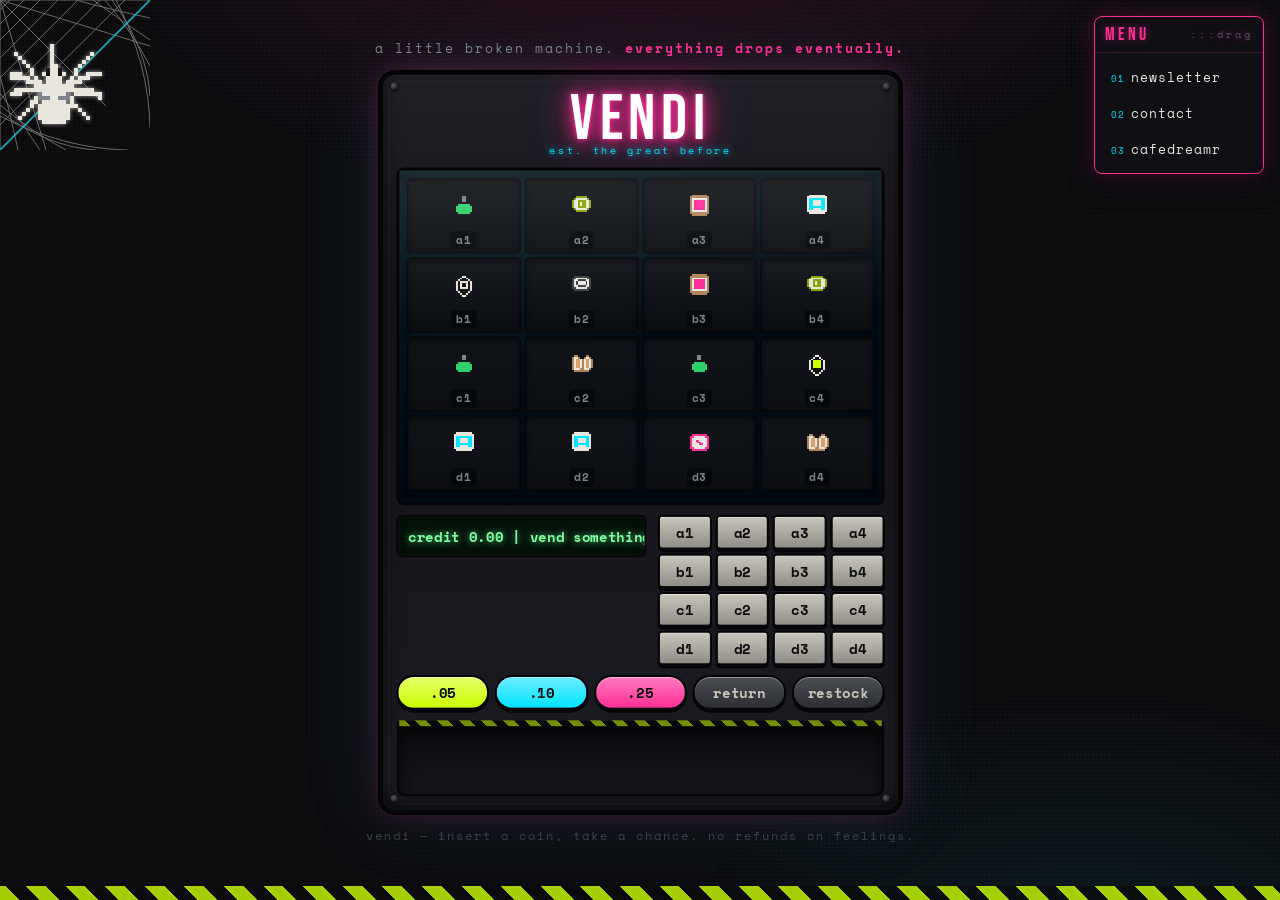
<file: VENDI/spidey.html>
<!DOCTYPE html>
<html lang="en">
<head>
<meta charset="UTF-8">
<meta name="viewport" content="width=device-width, initial-scale=1">
<title>vendi — a little broken machine</title>
<link rel="preconnect" href="https://fonts.googleapis.com">
<link rel="preconnect" href="https://fonts.gstatic.com" crossorigin>
<link href="https://fonts.googleapis.com/css2?family=Bebas+Neue&family=Space+Mono:wght@400;700&display=swap" rel="stylesheet">
<style>
* { box-sizing: border-box; margin: 0; padding: 0; }
html, body { height: 100%; }
body {
  background: #0b0b0e;
  color: #e9e6de;
  font-family: "Space Mono", monospace;
  overflow-x: hidden;
  text-align: left;
}
body::before {
  content: "";
  position: fixed; inset: 0;
  background:
    radial-gradient(900px 500px at 50% -10%, rgba(255,45,149,.14), transparent 60%),
    radial-gradient(700px 500px at 85% 110%, rgba(0,229,255,.08), transparent 60%),
    repeating-linear-gradient(0deg, rgba(255,255,255,.015) 0 1px, transparent 1px 4px),
    repeating-linear-gradient(90deg, rgba(255,255,255,.015) 0 1px, transparent 1px 4px);
  pointer-events: none;
  z-index: 0;
}
.hazard {
  position: fixed; left: 0; right: 0; bottom: 0; height: 14px; z-index: 5;
  background: repeating-linear-gradient(45deg, #ccff00 0 14px, #0b0b0e 14px 28px);
  opacity: .8;
}
.stage {
  position: relative; z-index: 1;
  min-height: 100vh;
  display: flex; flex-direction: column; align-items: center; justify-content: center;
  gap: 14px; padding: 30px 10px 40px;
}
.tagline {
  font-size: 13px; letter-spacing: 2px; color: #7d848b; text-transform: lowercase;
}
.tagline b { color: #ff2d95; font-weight: 700; }

.machine-wrap { margin: 0 auto; }
.machine {
  position: relative;
  width: 540px;
  padding: 12px 14px 14px;
  border-radius: 16px;
  background:
    linear-gradient(180deg, #202027 0%, #141419 30%, #1b1b22 100%);
  border: 3px solid #050508;
  box-shadow:
    0 0 0 2px #000,
    0 0 30px rgba(255,45,149,.25),
    0 0 90px rgba(0,229,255,.10),
    inset 0 1px 0 rgba(255,255,255,.06),
    inset 0 -8px 20px rgba(0,0,0,.6);
  transform-origin: top left;
}
.machine::before {
  content: "";
  position: absolute; inset: 6px;
  border-radius: 12px;
  border: 1px solid rgba(255,255,255,.05);
  pointer-events: none;
}
.rivet { position: absolute; width: 8px; height: 8px; border-radius: 50%; background: radial-gradient(circle at 35% 35%, #5a5a63, #16161b 70%); box-shadow: 0 1px 2px #000; }
.sign {
  text-align: center;
  font-family: "Bebas Neue", sans-serif;
  font-size: 66px;
  line-height: 1;
  letter-spacing: 6px;
  color: #fff;
  text-shadow: 0 0 6px #ff2d95, 0 0 18px #ff2d95, 0 0 42px #ff2d95;
  animation: flicker 4s infinite;
  padding: 2px 0 8px;
  user-select: none;
}
.sign small {
  display: block;
  font-family: "Space Mono", monospace;
  font-size: 10px; letter-spacing: 3px; color: #00e5ff;
  text-shadow: 0 0 8px #00e5ff;
  margin-top: -6px;
}
@keyframes flicker {
  0%, 100% { opacity: 1; }
  92% { opacity: 1; }
  93% { opacity: .55; }
  94% { opacity: 1; }
  96% { opacity: .75; }
  97% { opacity: 1; }
}
.glass {
  position: relative;
  margin: 4px 0 10px;
  padding: 8px;
  border-radius: 8px;
  background:
    linear-gradient(160deg, rgba(0,229,255,.07), rgba(0,10,20,.85) 55%),
    #0a141c;
  border: 3px solid #050508;
  box-shadow: inset 0 0 30px rgba(0,0,0,.8), inset 0 0 8px rgba(0,229,255,.15);
}
.glass::after {
  content: "";
  position: absolute; top: 0; left: 0; right: 0; height: 45%;
  background: linear-gradient(180deg, rgba(255,255,255,.09), transparent);
  pointer-events: none;
}
.shelf-row { display: grid; grid-template-columns: repeat(4, 1fr); gap: 4px; margin-bottom: 4px; }
.slot {
  position: relative;
  height: 78px;
  background: linear-gradient(180deg, #101318, #0c0e12);
  border: 1px solid #050508;
  border-radius: 4px;
  box-shadow: inset 0 2px 6px rgba(0,0,0,.7);
  cursor: pointer;
  display: flex; flex-direction: column; align-items: center; justify-content: center; gap: 3px;
  transition: box-shadow .15s, transform .15s, background .15s;
}
.slot:hover { box-shadow: inset 0 2px 6px rgba(0,0,0,.7), 0 0 10px rgba(255,45,149,.35); }
.slot.sel {
  background: linear-gradient(180deg, #231a26, #160f1a);
  box-shadow: inset 0 0 0 2px #ff2d95, 0 0 14px rgba(255,45,149,.55);
  transform: translateY(-2px);
}
.slot-spr { image-rendering: pixelated; width: 46px; height: 46px; display: flex; align-items: center; justify-content: center; }
.slot-spr img { image-rendering: pixelated; }
.slot-label {
  font-size: 11px; letter-spacing: 1px; color: #7d848b; font-weight: 700;
  background: rgba(0,0,0,.5); padding: 1px 5px; border-radius: 3px;
}
.controls { display: grid; grid-template-columns: 1.1fr 1fr; gap: 12px; }
.led {
  font-size: 15px; font-weight: 700; color: #7dffa0;
  background: #04130a;
  border: 2px solid #050508;
  border-radius: 6px;
  padding: 8px 10px;
  height: 44px;
  white-space: nowrap; overflow: hidden;
  text-shadow: 0 0 8px rgba(125,255,160,.7);
  box-shadow: inset 0 0 12px rgba(0,0,0,.8), inset 0 0 4px rgba(125,255,160,.2);
  line-height: 24px;
}
.keypad {
  display: grid; grid-template-columns: repeat(4, 1fr); gap: 4px;
}
.key {
  font-family: "Space Mono", monospace;
  font-weight: 700; font-size: 15px;
  color: #0b0b0e;
  background: linear-gradient(180deg, #c9c6bc, #8f8d86);
  border: 2px solid #050508;
  border-radius: 5px;
  height: 36px;
  cursor: pointer;
  box-shadow: 0 3px 0 #050508, inset 0 1px 0 rgba(255,255,255,.4);
  transition: transform .05s, box-shadow .05s;
  text-transform: lowercase;
}
.key:hover { filter: brightness(1.1); }
.key:active { transform: translateY(2px); box-shadow: 0 1px 0 #050508; }
.key.selkey { background: linear-gradient(180deg, #ff7bc0, #ff2d95); color: #0b0b0e; }
.coinrow { display: flex; gap: 6px; margin-top: 10px; flex-wrap: wrap; }
.coin {
  flex: 1; min-width: 62px;
  font-family: "Space Mono", monospace; font-weight: 700; font-size: 14px;
  border-radius: 50px; border: 2px solid #050508;
  height: 36px; cursor: pointer;
  box-shadow: 0 3px 0 #050508, inset 0 1px 0 rgba(255,255,255,.4);
  transition: transform .05s, box-shadow .05s;
}
.coin:active { transform: translateY(2px); box-shadow: 0 1px 0 #050508; }
.coin.c5 { background: linear-gradient(180deg, #e5ff6b, #ccff00); color: #0b0b0e; }
.coin.c10 { background: linear-gradient(180deg, #6bebff, #00e5ff); color: #0b0b0e; }
.coin.c25 { background: linear-gradient(180deg, #ff7bc0, #ff2d95); color: #0b0b0e; }
.coin.act { background: linear-gradient(180deg, #4a4d52, #2c2e33); color: #c9c6bc; }
.tray {
  position: relative;
  margin-top: 12px;
  min-height: 78px;
  background: linear-gradient(180deg, #0c0c10, #16161b);
  border: 3px solid #050508;
  border-top: none;
  border-radius: 0 0 10px 10px;
  padding: 10px;
  display: flex; gap: 10px; align-items: flex-end; flex-wrap: wrap;
  box-shadow: inset 0 10px 20px rgba(0,0,0,.7);
}
.tray::before {
  content: "";
  position: absolute; top: -1px; left: 0; right: 0; height: 6px;
  background: repeating-linear-gradient(45deg, #ccff00 0 8px, #0b0b0e 8px 16px);
  opacity: .55;
}
.tray-item {
  cursor: pointer;
  display: flex; flex-direction: column; align-items: center; gap: 2px;
  padding: 6px;
  border: 1px dashed rgba(255,45,149,.35);
  border-radius: 6px;
  transition: background .15s, transform .15s;
  animation: pop .3s cubic-bezier(.2,1.6,.4,1);
}
.tray-item:hover { background: rgba(255,45,149,.08); transform: translateY(-2px); }
.tray-spr img { image-rendering: pixelated; }
.tray-name { font-size: 11px; color: #c9c6bc; max-width: 76px; text-align: center; }
@keyframes pop { from { transform: scale(.3); opacity: 0; } to { transform: scale(1); opacity: 1; } }

.falling {
  position: fixed; z-index: 60;
  pointer-events: none;
  image-rendering: pixelated;
  transition: transform .62s cubic-bezier(.45, -.1, .7, .9);
  filter: drop-shadow(0 0 6px rgba(255,45,149,.5));
}

.web { position: fixed; top: 0; left: 0; z-index: 8; pointer-events: none; }
.spider-wrap {
  position: fixed; top: 0; left: 0; z-index: 9;
  pointer-events: none;
}
.spider-wrap .thread {
  position: absolute; left: 50px; top: 44px; width: 2px; height: 0;
  background: rgba(233,230,222,.6);
  transition: height .5s ease-in;
}
.spider {
  position: absolute; left: 6px; top: 44px;
  cursor: pointer;
  pointer-events: auto;
  transform: translateY(0);
  transition: transform .5s ease-in;
  background: transparent; border: none; padding: 0;
  filter: drop-shadow(0 0 2px rgba(233,230,222,.7));
}
.spider img { image-rendering: pixelated; }
.spider-wrap.down .spider { transform: translateY(30vh); }
.spider-wrap.down .thread { height: 30vh; }
.spider-wrap.down .spider { animation: sway 2.6s ease-in-out infinite; }
@keyframes sway {
  0%, 100% { margin-left: 0; }
  50% { margin-left: 14px; }
}
.spider.wiggle { animation: wiggle .3s; }
@keyframes wiggle { 0%,100% { transform: translateY(0);} 25% { transform: translateY(-6px);} 75% { transform: translateY(-2px);} }

.toast {
  position: fixed; top: 14px; left: 50%; transform: translate(-50%, -80px);
  background: #141419; color: #e9e6de;
  border: 1px solid #ff2d95;
  border-radius: 6px;
  padding: 8px 16px;
  font-size: 13px;
  z-index: 80;
  opacity: 0;
  transition: transform .25s, opacity .25s;
  box-shadow: 0 0 18px rgba(255,45,149,.35);
  pointer-events: none;
}
.toast.show { transform: translate(-50%, 0); opacity: 1; }

.menu {
  position: fixed; z-index: 40;
  width: 170px;
  background: rgba(16,16,21,.92);
  border: 1px solid #ff2d95;
  border-radius: 8px;
  box-shadow: 0 0 20px rgba(255,45,149,.25), 0 8px 24px rgba(0,0,0,.6);
  backdrop-filter: blur(4px);
  font-size: 12px;
  user-select: none;
}
.menu-head {
  cursor: move;
  padding: 7px 10px;
  font-family: "Bebas Neue", sans-serif;
  font-size: 18px; letter-spacing: 3px;
  color: #ff2d95;
  border-bottom: 1px solid rgba(255,45,149,.25);
  text-shadow: 0 0 8px rgba(255,45,149,.5);
  display: flex; justify-content: space-between; align-items: center;
}
.menu-head .grip { font-family: "Space Mono", monospace; font-size: 10px; color: #5a5a63; }
.menu-body { padding: 6px; }
.menu-link {
  display: block;
  padding: 7px 9px;
  border-radius: 5px;
  color: #e9e6de;
  text-decoration: none;
  letter-spacing: 1px;
  transition: background .12s, color .12s;
  border: 1px solid transparent;
  background: transparent;
  width: 100%; text-align: left;
  font-family: "Space Mono", monospace; font-size: 13px; cursor: pointer;
}
.menu-link:hover { background: rgba(255,45,149,.12); color: #ff2d95; }
.menu-link .tag { color: #00e5ff; font-size: 9px; margin-right: 6px; }
.menu-news {
  padding: 8px 9px;
  border-top: 1px dashed rgba(255,45,149,.3);
  display: none;
}
.menu-news.open { display: block; }
.menu-news input {
  width: 100%;
  background: #0b0b0e;
  border: 1px solid #3c3f44;
  color: #e9e6de;
  font-family: "Space Mono", monospace;
  font-size: 12px;
  padding: 6px 7px;
  border-radius: 4px;
  margin-bottom: 6px;
}
.menu-news input:focus { outline: none; border-color: #00e5ff; }
.menu-news button {
  width: 100%;
  background: linear-gradient(180deg, #ff7bc0, #ff2d95);
  border: none; border-radius: 4px;
  color: #0b0b0e; font-weight: 700;
  font-family: "Space Mono", monospace; font-size: 12px;
  padding: 6px; cursor: pointer;
}
.menu-news button:active { transform: translateY(1px); }

.modal {
  position: fixed; inset: 0; z-index: 70;
  background: rgba(5,5,8,.8);
  display: flex; align-items: center; justify-content: center;
  opacity: 0; pointer-events: none;
  transition: opacity .2s;
}
.modal.open { opacity: 1; pointer-events: auto; }
.modal-card {
  width: 360px; max-width: 92vw;
  background: #141419;
  border: 1px solid #ff2d95;
  border-radius: 12px;
  box-shadow: 0 0 40px rgba(255,45,149,.35);
  padding: 22px 24px;
  transform: scale(.9);
  transition: transform .2s;
  position: relative;
}
.modal.open .modal-card { transform: scale(1); }
.modal-spr { text-align: center; margin-bottom: 10px; }
.modal-spr img { image-rendering: pixelated; }
.modal-title {
  font-family: "Bebas Neue", sans-serif;
  font-size: 30px; letter-spacing: 2px; color: #ff2d95;
  text-align: center; margin-bottom: 12px;
  text-shadow: 0 0 10px rgba(255,45,149,.5);
}
.modal-body { font-size: 14px; line-height: 1.6; color: #c9c6bc; }
.modal-body .guide { white-space: pre-wrap; }
.modal-body .note { color: #7d848b; font-size: 12px; margin-top: 8px; }
.modal-actions { display: flex; gap: 8px; margin-top: 16px; }
.mbtn {
  flex: 1;
  font-family: "Space Mono", monospace; font-weight: 700; font-size: 12px;
  padding: 9px 6px;
  border-radius: 6px;
  border: 2px solid #050508;
  cursor: pointer;
  box-shadow: 0 3px 0 #050508;
  transition: transform .05s, box-shadow .05s;
}
.mbtn:active { transform: translateY(2px); box-shadow: 0 1px 0 #050508; }
.mbtn.play { background: linear-gradient(180deg, #6bebff, #00e5ff); color: #0b0b0e; }
.mbtn.dl { background: linear-gradient(180deg, #e5ff6b, #ccff00); color: #0b0b0e; }
.mbtn.close { background: linear-gradient(180deg, #4a4d52, #2c2e33); color: #c9c6bc; }
.modal-close {
  position: absolute; top: 8px; right: 10px;
  background: none; border: none;
  color: #5a5a63; font-size: 18px; cursor: pointer;
}
.modal-close:hover { color: #ff2d95; }

footer { font-size: 12px; letter-spacing: 2px; color: #3c3f44; text-align: center; padding-bottom: 8px; }

@media (max-width: 600px) {
  .controls { grid-template-columns: 1fr; }
  .machine { width: 480px; }
}
@media (max-width: 560px) {
  .spider-wrap .thread { left: 39px; }
}
</style>
</head>
<body>
<div class="hazard"></div>

<svg class="web" width="150" height="150" viewBox="0 0 150 150" fill="none">
  <g stroke="#c9c6bc" stroke-width="1" opacity="0.5">
    <line x1="0" y1="0" x2="150" y2="0"/>
    <line x1="0" y1="0" x2="0" y2="150"/>
    <line x1="0" y1="0" x2="106" y2="106"/>
    <line x1="0" y1="0" x2="150" y2="46"/>
    <line x1="0" y1="0" x2="46" y2="150"/>
    <path d="M10 0 Q 5 5 0 10"/>
    <path d="M24 0 Q 12 12 0 24"/>
    <path d="M40 0 Q 20 20 0 40"/>
    <path d="M58 0 Q 29 29 0 58"/>
    <path d="M78 0 Q 39 39 0 78"/>
    <path d="M100 0 Q 50 50 0 100"/>
    <path d="M125 0 Q 62 62 0 125"/>
    <path d="M150 0 Q 75 75 0 150"/>
    <path d="M150 18 Q 108 9 76 0"/>
    <path d="M150 40 Q 120 20 93 0"/>
    <path d="M150 66 Q 133 33 105 0"/>
    <path d="M150 96 Q 147 48 112 0"/>
    <path d="M150 128 Q 149 64 116 0"/>
    <path d="M18 150 Q 9 108 0 76"/>
    <path d="M40 150 Q 20 120 0 93"/>
    <path d="M66 150 Q 33 133 0 105"/>
    <path d="M96 150 Q 48 147 0 112"/>
    <path d="M128 150 Q 64 149 0 116"/>
  </g>
  <g stroke="#00e5ff" stroke-width="2" opacity="0.55">
    <path d="M150 0 Q 75 75 0 150"/>
  </g>
</svg>

<div class="spider-wrap" id="spiderWrap">
  <div class="thread"></div>
  <button class="spider" id="spider" aria-label="the spider"></button>
</div>

<div class="toast" id="toast"></div>

<div class="menu" id="menu">
  <div class="menu-head" id="menuHead"><span>menu</span><span class="grip">:::drag</span></div>
  <div class="menu-body">
    <button class="menu-link" id="newsBtn"><span class="tag">01</span>newsletter</button>
    <div class="menu-news" id="newsBox">
      <input id="emailInput" type="email" placeholder="your@email.here" autocomplete="email">
      <button id="joinBtn">join</button>
    </div>
    <a class="menu-link" id="contactLink" href="#"><span class="tag">02</span>contact</a>
    <a class="menu-link" id="cafeLink" href="#" target="_blank" rel="noopener"><span class="tag">03</span>cafedreamr</a>
  </div>
</div>

<div class="stage">
  <div class="tagline">a little broken machine. <b>everything drops eventually.</b></div>

  <div class="machine-wrap" id="machineWrap">
  <div class="machine" id="machine">
    <div class="rivet" style="top:8px;left:8px;"></div>
    <div class="rivet" style="top:8px;right:8px;"></div>
    <div class="rivet" style="bottom:8px;left:8px;"></div>
    <div class="rivet" style="bottom:8px;right:8px;"></div>

    <div class="sign">vendi<small>est. the great before</small></div>

    <div class="glass" id="glass"></div>

    <div class="controls">
      <div class="led" id="led"></div>
      <div class="keypad" id="keypad"></div>
    </div>

    <div class="coinrow">
      <button class="coin c5" data-amt="0.05">.05</button>
      <button class="coin c10" data-amt="0.10">.10</button>
      <button class="coin c25" data-amt="0.25">.25</button>
      <button class="coin act" id="returnBtn">return</button>
      <button class="coin act" id="restockBtn">restock</button>
    </div>

    <div class="tray" id="tray"></div>
  </div>
  </div>

  <footer>vendi — insert a coin, take a chance. no refunds on feelings.</footer>
</div>

<div class="modal" id="modal">
  <div class="modal-card">
    <button class="modal-close" id="modalClose" aria-label="close">x</button>
    <div class="modal-spr" id="modalSpr"></div>
    <div class="modal-title" id="modalTitle"></div>
    <div class="modal-body" id="modalBody"></div>
    <div class="modal-actions" id="modalActions"></div>
  </div>
</div>

<script>
const CONFIG = {
  cafeUrl: "https://cafedreamr.site",
  email: "hello@cafedreamr.site",
  music: {
    tape: "https://user.uploads.dev/file/28af5cd9bbb9d30691a4ba39bf359455.mp3",
    vinyl: "https://user.uploads.dev/file/e3e1ae23acf8d8ef21687528565069d9.mp3",
    cd: "https://user.uploads.dev/file/057dbc8e97da4d4d3c778d891d81d945.mp3"
  }
};

const PAL = {
  K:"#141419", W:"#e9e6de", w:"#9b978c", g:"#3c3f44", G:"#7d848b",
  c:"#00e5ff", y:"#ccff00", Y:"#86a400", B:"#16244a", o:"#ff8a3d",
  r:"#ff2d95", R:"#a0145e", n:"#b0835a", s:"#6f4a26", t:"#2fd06b", e:"#d9a06b"
};

const SPR = {
  book: [
    "................",
    "................",
    "....nnnnnnnn....",
    "...nnnnnnnnnn...",
    "...nWWWWWWWWn...",
    "...nWrrrrrrWn...",
    "...nWrrrrrrWn...",
    "...nWrrrrrrWn...",
    "...nWrrrrrrWn...",
    "...nWrrrrrrWn...",
    "...nWWWWWWWWn...",
    "...nnnnnnnnnn...",
    "....nnnnnnnn....",
    "................",
    "................",
    "................"
  ],
  scroll: [
    "................",
    "................",
    "................",
    "....nn....nn....",
    "...nWWn..nWWn...",
    "...nWeeWnWeeWn..",
    "...nWeeWnWeeWn..",
    "...nWeeWnWeeWn..",
    "...nWeeWnWeeWn..",
    "...nWeeWnWeeWn..",
    "...nWWWnnWWWn...",
    "....nnnnnnnn....",
    "................",
    "................",
    "................",
    "................"
  ],
  tape: [
    "................",
    "................",
    "....KKKKKKKK....",
    "...KKWWWWWWKK...",
    "...KWKKKKKKWK...",
    "...KWKWWWWKWK...",
    "...KWKWKKWKWK...",
    "...KWKWWWWKWK...",
    "...KWKWKKWKWK...",
    "...KWKWWWWKWK...",
    "...KKWWWWWWKK...",
    "....KKKKKKKK....",
    "................",
    "................",
    "................",
    "................"
  ],
  soda: [
    "................",
    "................",
    "....WWWWWWWW....",
    "...WWWWWWWWWW...",
    "...WccccccccW...",
    "...WccWWWWccW...",
    "...WccWWWWccW...",
    "...WccWWWWccW...",
    "...WccccccccW...",
    "...WccWWWWccW...",
    "...WWWWWWWWWW...",
    "....WWWWWWWW....",
    "................",
    "................",
    "................",
    "................"
  ],
  vinyl: [
    "................",
    "................",
    ".......KK.......",
    "......KWWK......",
    ".....KWKKWK.....",
    "....KWKKKKWK....",
    "...KWKWWWWKWK...",
    "...KWKWKKWKWK...",
    "...KWKWKKWKWK...",
    "...KWKWWWWKWK...",
    "...KWKKKKKKWK...",
    "....KWKKKKWK....",
    ".....KWKKWK.....",
    "......KWWK......",
    ".......KK.......",
    "................"
  ],
  map: [
    "................",
    "................",
    "................",
    "....gggggggg....",
    "...ggWWWWWWgg...",
    "...gWWggggWWg...",
    "...gWgWWWWgWg...",
    "...gWgWWWWgWg...",
    "...gWWggggWWg...",
    "...ggWWWWWWgg...",
    "....gggggggg....",
    "................",
    "................",
    "................",
    "................",
    "................"
  ],
  zine: [
    "................",
    "................",
    "................",
    "....rrrrrrrr....",
    "...rrWWWWWWrr...",
    "...rWWWWWWWWr...",
    "...rWWrrWWWWr...",
    "...rWWWrrWWWr...",
    "...rWWWWrrWWr...",
    "...rWWWWWWWWr...",
    "...rrWWWWWWrr...",
    "....rrrrrrrr....",
    "................",
    "................",
    "................",
    "................"
  ],
  snack: [
    "................",
    "................",
    "................",
    "....yyyyyyyy....",
    "...yYYYYYYYYy...",
    "...yYccyyccYy...",
    "...yYccyyccYy...",
    "...yYyyccyyYy...",
    "...yYyyccyyYy...",
    "...yYyyyyyyYy...",
    "...yyyyyyyyyy...",
    "....yyyyyyyy....",
    "................",
    "................",
    "................",
    "................"
  ],
  potion: [
    "................",
    "................",
    ".......KK.......",
    "......KGGK......",
    "......KGGK......",
    "......KGGK......",
    ".....KKKKKK.....",
    "....KttttttK....",
    "...KttttttttK...",
    "...KttttttttK...",
    "...KttttttttK...",
    "....KttttttK....",
    ".....KKKKKK.....",
    "................",
    "................",
    "................"
  ],
  battery: [
    "................",
    "................",
    "................",
    ".....YYYYYY.....",
    "....YWWWWWWY....",
    "...YWWYYYYWWY...",
    "...YWWYWYYWWY...",
    "...YWWYWYYWWY...",
    "...YWWYYYYWWY...",
    "....YWWWWWWY....",
    ".....YYYYYY.....",
    "................",
    "................",
    "................",
    "................",
    "................"
  ],
  cd: [
    "................",
    "................",
    ".......KK.......",
    "......KWWK......",
    ".....KWKKWK.....",
    "....KWKKKKWK....",
    "...KWKyyyyKWK...",
    "...KWKyyyyKWK...",
    "...KWKyyyyKWK...",
    "...KWKyyyyKWK...",
    "...KWKKKKKKWK...",
    "....KWKKKKWK....",
    ".....KWKKWK.....",
    "......KWWK......",
    ".......KK.......",
    "................"
  ],
  spider: [
    "...........W............",
    "...........W............",
    "..W........W.........W..",
    "...W.......W........W...",
    "....W......W.......W....",
    ".....W.....WW.....W.....",
    "......W...KWWK...W......",
    ".WWW..W..WKWWKW..W..WWWW",
    ".WWWWW.W..WWWW..W.WWW...",
    ".....WWWW.WWWW.WWWW.....",
    ".......WWWWWWWWWW.......",
    "..WWWWWWWWWWWWWWWWWWWW..",
    ".WWW....GWWWWWWG.WWWWWWW",
    ".......WGGGWWGGGW......W",
    "......WW.WWWWWW.W.......",
    "......W.WWWWWWWWWW......",
    ".....W..WWWWWWWW..W.....",
    "....W...WWWWWWWW...W....",
    "...W....WWWWWWWW....W...",
    ".........WWWWWW.........",
    "................",
    "................",
    "................",
    "................"
  ]
};

const GUIDE_BOOK = "step one: pick a stupid name and commit to it.\nstep two: write about what makes you furious or joyful. both work.\nstep three: cut, paste, photocopy. the zine is allowed to be ugly.\nstep four: leave stacks at gigs, bus stops, doctor's waiting rooms.\nstep five: when they tell you nobody reads anymore, hand them a copy.";
const GUIDE_SCROLL = "the vending machine listens to no prayers.\nbut you are not the machine.\n\nrecite: i will not be vended.\nrecite: i am not for sale.\nrecite: my hunger is mine.\nrecite: the power is a button, and buttons can be pressed.\n\nthen press them.";
const GUIDE_MAP = "you are here.\n\nnorth: the caffeine fields, always brewing.\neast: the dusty record shelf, volume two of the broken machine.\nsouth: the letter room, where the mail goes to sleep.\nwest: the spider's corner. don't mind the spider.\n\nbeyond the map: everything else, eventually.";
const GUIDE_ZINE = "rule one: carry a lighter even if you don't smoke.\nrule two: your voice is a tool. lose it at shows, not at work.\nrule three: the system will sell you safety. it's overpriced.\nrule four: feed the people around you. literally and otherwise.\nrule five: when in doubt, make a zine about it.";

const ITEMS = {
  book:    { name:"zine bible",     price:0.10, kind:"guide", spr:"book",    sound:"book",    title:"how to run your own zine", body:GUIDE_BOOK },
  scroll:  { name:"old scroll",     price:0.10, kind:"guide", spr:"scroll",  sound:"scroll",  title:"incantations for the machine age", body:GUIDE_SCROLL },
  map:     { name:"folded map",     price:0.10, kind:"guide", spr:"map",     sound:"map",     title:"the cafedreamr atlas", body:GUIDE_MAP },
  zine:    { name:"punk zine",      price:0.10, kind:"guide", spr:"zine",    sound:"zine",    title:"the punk survival guide", body:GUIDE_ZINE },
  soda:    { name:"pink fizz",      price:0.05, kind:"fun",   spr:"soda",    sound:"soda",    msg:"pink fizz. now with 100% more anarcho-flavour. don't shake it in front of the machine." },
  snack:   { name:"bag of mystery", price:0.05, kind:"fun",   spr:"snack",   sound:"snack",   msg:"a bag of mystery. probably crisps. maybe gravel. enjoy." },
  potion:  { name:"swamp potion",   price:0.05, kind:"fun",   spr:"potion",  sound:"potion",  msg:"tastes like battery acid and regret. drink anyway. it's punk." },
  battery: { name:"fresh battery",  price:0.05, kind:"fun",   spr:"battery", sound:"battery", msg:"freshly charged. handle with care. absolutely do not lick it." },
  tape:    { name:"the fast one",   price:0.25, kind:"music", spr:"tape",   sound:"tape",   track:CONFIG.music.tape,  title:"vendi tape — vol.1 (the fast one)" },
  vinyl:   { name:"the moody one",  price:0.25, kind:"music", spr:"vinyl",  sound:"vinyl",  track:CONFIG.music.vinyl, title:"vendi vinyl — vol.2 (the moody one)" },
  cd:      { name:"goin' bananas",  price:0.25, kind:"music", spr:"cd",     sound:"cd",     track:CONFIG.music.cd,    title:"vendi cd — vol.3 (goin' bananas)" }
};

const ITEM_KEYS = Object.keys(ITEMS);
const LETTERS = ["a","b","c","d"];
const POOL = ["book","scroll","map","zine","soda","snack","potion","battery","book","scroll","map","zine","soda","snack","potion","battery","tape","vinyl","cd"];

const $ = s => document.querySelector(s);

function spriteImg(key, scale) {
  const grid = SPR[key];
  const h = grid.length;
  const w = grid[0].length;
  const c = document.createElement("canvas");
  c.width = w; c.height = h;
  const x = c.getContext("2d");
  for (let y = 0; y < h; y++) {
    const row = grid[y];
    for (let i = 0; i < w; i++) {
      const col = row[i];
      if (!col || col === ".") continue;
      x.fillStyle = PAL[col] || "#f0f";
      x.fillRect(i, y, 1, 1);
    }
  }
  const img = document.createElement("img");
  const px = (scale || 2);
  img.width = w * px;
  img.height = h * px;
  img.style.imageRendering = "pixelated";
  img.src = c.toDataURL();
  return img;
}

let AC = null;
function ac() {
  if (!AC) AC = new (window.AudioContext || window.webkitAudioContext)();
  if (AC.state === "suspended") AC.resume();
  return AC;
}
function tone(f0, f1, dur, type, vol) {
  const a = ac();
  const o = a.createOscillator();
  const g = a.createGain();
  o.type = type || "square";
  o.frequency.setValueAtTime(f0, a.currentTime);
  if (f1 !== f0) o.frequency.exponentialRampToValueAtTime(Math.max(1, f1), a.currentTime + dur);
  g.gain.setValueAtTime(vol || 0.12, a.currentTime);
  g.gain.exponentialRampToValueAtTime(0.0001, a.currentTime + dur);
  o.connect(g).connect(a.destination);
  o.start();
  o.stop(a.currentTime + dur + 0.02);
}
function hiss(dur, cutoff, vol, q) {
  const a = ac();
  const n = a.createBufferSource();
  const buf = a.createBuffer(1, a.sampleRate * dur, a.sampleRate);
  const d = buf.getChannelData(0);
  for (let i = 0; i < d.length; i++) d[i] = Math.random() * 2 - 1;
  n.buffer = buf;
  const f = a.createBiquadFilter();
  f.type = "bandpass";
  f.frequency.value = cutoff;
  f.Q.value = q || 0.8;
  const g = a.createGain();
  g.gain.setValueAtTime(vol || 0.1, a.currentTime);
  g.gain.exponentialRampToValueAtTime(0.0001, a.currentTime + dur);
  n.connect(f).connect(g).connect(a.destination);
  n.start();
}
const sfx = {
  coin() { tone(1500, 2100, 0.07, "square", 0.1); setTimeout(() => tone(2200, 2600, 0.08, "square", 0.08), 55); },
  button() { hiss(0.03, 1400, 0.06, 1.2); },
  select() { tone(520, 780, 0.08, "triangle", 0.12); },
  error() { tone(160, 90, 0.18, "sawtooth", 0.09); },
  vend() { tone(130, 55, 0.22, "sine", 0.22); },
  web() { tone(640, 640, 0.5, "triangle", 0.07); tone(960, 960, 0.4, "sine", 0.04); },
  return() { [2000, 1500, 1000, 600].forEach((f, i) => setTimeout(() => tone(f, f * 0.7, 0.09, "square", 0.08), i * 90)); },
  restock() { tone(240, 60, 0.7, "sawtooth", 0.08); setTimeout(() => tone(90, 60, 0.15, "sine", 0.2), 500); },
  item(kind) {
    switch (kind) {
      case "book": tone(90, 45, 0.2, "sine", 0.2); setTimeout(() => hiss(0.12, 2200, 0.05, 2), 40); break;
      case "scroll": hiss(0.35, 900, 0.09, 2); setTimeout(() => hiss(0.35, 2400, 0.05, 1.5), 30); break;
      case "tape": for (let i = 0; i < 4; i++) setTimeout(() => tone(600 + Math.random() * 800, 200, 0.03, "square", 0.07), i * 45); break;
      case "soda": tone(120, 50, 0.15, "sine", 0.2); setTimeout(() => hiss(0.5, 6000, 0.06, 0.5), 60); break;
      case "vinyl": tone(70, 40, 0.35, "sine", 0.2); tone(50, 45, 0.3, "triangle", 0.12); break;
      case "map": for (let i = 0; i < 5; i++) setTimeout(() => hiss(0.06, 1600 + Math.random() * 2000, 0.05, 2), i * 55); break;
      case "zine": hiss(0.06, 3000, 0.07, 2); setTimeout(() => hiss(0.07, 1800, 0.06, 2), 90); break;
      case "snack": hiss(0.35, 5000, 0.06, 0.6); hiss(0.3, 9000, 0.04, 0.6); break;
      case "potion": tone(300, 620, 0.12, "sine", 0.12); setTimeout(() => tone(420, 800, 0.14, "sine", 0.1), 120); break;
      case "battery": tone(1800, 1200, 0.03, "square", 0.09); break;
      case "cd": tone(900, 2400, 0.3, "sawtooth", 0.07); break;
      default: hiss(0.1, 1000, 0.06, 1);
    }
  }
};

let shelf = [];
let selection = null;
let credit = 0;
let vending = false;

function stock() {
  shelf = [];
  for (let i = 0; i < 16; i++) shelf.push(POOL[Math.floor(Math.random() * POOL.length)]);
}
function fmt(x) { return (Math.round(x * 100) / 100).toFixed(2); }

function renderShelf() {
  const glass = $("#glass");
  glass.innerHTML = "";
  for (let r = 0; r < 4; r++) {
    const row = document.createElement("div");
    row.className = "shelf-row";
    for (let c = 0; c < 4; c++) {
      const idx = r * 4 + c;
      const key = shelf[idx];
      const it = ITEMS[key];
      const div = document.createElement("div");
      div.className = "slot";
      div.dataset.idx = idx;
      const spr = document.createElement("div");
      spr.className = "slot-spr";
      spr.appendChild(spriteImg(it.spr, 2));
      const lab = document.createElement("div");
      lab.className = "slot-label";
      lab.textContent = LETTERS[r] + (c + 1);
      div.appendChild(spr);
      div.appendChild(lab);
      div.addEventListener("click", () => select(r, c));
      row.appendChild(div);
    }
    glass.appendChild(row);
  }
}

function keypadBtn(r, c) {
  const b = document.createElement("button");
  b.className = "key";
  b.textContent = LETTERS[r] + (c + 1);
  b.addEventListener("click", () => { sfx.button(); select(r, c); });
  return b;
}

function renderKeypad() {
  const kp = $("#keypad");
  kp.innerHTML = "";
  for (let r = 0; r < 4; r++) {
    for (let c = 0; c < 4; c++) kp.appendChild(keypadBtn(r, c));
  }
}

function updateLED() {
  const led = $("#led");
  if (vending) { led.textContent = "vending... enjoy."; return; }
  let main = "vend something.";
  if (selection) {
    const it = ITEMS[shelf[selection.r * 4 + selection.c]];
    main = LETTERS[selection.r] + (selection.c + 1) + " " + it.name + " " + fmt(it.price);
  }
  led.textContent = "credit " + fmt(credit) + " | " + main;
}

function highlightSel() {
  document.querySelectorAll(".slot").forEach(s => s.classList.remove("sel"));
  document.querySelectorAll(".key").forEach(k => k.classList.remove("selkey"));
  if (!selection) return;
  const idx = selection.r * 4 + selection.c;
  const slot = document.querySelector(`.slot[data-idx="${idx}"]`);
  if (slot) slot.classList.add("sel");
  const kp = document.querySelectorAll(".key");
  const k = kp[selection.r * 4 + selection.c];
  if (k) k.classList.add("selkey");
}

function select(r, c) {
  if (vending) return;
  const it = ITEMS[shelf[r * 4 + c]];
  selection = { r, c };
  highlightSel();
  sfx.select();
  updateLED();
  if (credit >= it.price) vend();
}

function vend() {
  if (!selection || vending) return;
  const { r, c } = selection;
  const idx = r * 4 + c;
  const key = shelf[idx];
  const it = ITEMS[key];
  vending = true;
  credit = Math.round((credit - it.price) * 100) / 100;
  updateLED();
  sfx.vend();
  sfx.item(it.sound);

  const slotEl = document.querySelector(`.slot[data-idx="${idx}"]`);
  const srcRect = slotEl.querySelector(".slot-spr").getBoundingClientRect();
  const trayRect = $("#tray").getBoundingClientRect();

  const clone = spriteImg(it.spr, 3);
  clone.className = "falling";
  clone.style.left = srcRect.left + "px";
  clone.style.top = srcRect.top + "px";
  clone.style.width = "48px";
  clone.style.height = "48px";
  document.body.appendChild(clone);

  const dx = (trayRect.left + trayRect.width / 2 - 24) - srcRect.left;
  const dy = (trayRect.top + trayRect.height / 2 - 20) - srcRect.top;
  requestAnimationFrame(() => {
    clone.style.transform = "translate(" + dx + "px," + dy + "px) rotate(9deg)";
  });

  setTimeout(() => {
    clone.remove();
    addToTray(key);
    vending = false;
    selection = null;
    highlightSel();
    updateLED();
  }, 620);
}

function addToTray(key) {
  const it = ITEMS[key];
  const tray = $("#tray");
  const d = document.createElement("div");
  d.className = "tray-item";
  const spr = document.createElement("div");
  spr.className = "tray-spr";
  spr.appendChild(spriteImg(it.spr, 2));
  const nm = document.createElement("div");
  nm.className = "tray-name";
  nm.textContent = it.name;
  d.appendChild(spr);
  d.appendChild(nm);
  d.addEventListener("click", () => openModal(key));
  tray.appendChild(d);
  while (tray.children.length > 4) tray.removeChild(tray.firstChild);
  toast("dispensed: " + it.name);
}

function freebie() {
  if (vending) return;
  const key = POOL[Math.floor(Math.random() * POOL.length)];
  const it = ITEMS[key];
  sfx.web();
  sfx.vend();
  sfx.item(it.sound);
  const wrap = $("#spiderWrap");
  const srcRect = wrap.getBoundingClientRect();
  const trayRect = $("#tray").getBoundingClientRect();
  const clone = spriteImg(it.spr, 3);
  clone.className = "falling";
  clone.style.left = (srcRect.left + 30) + "px";
  clone.style.top = (srcRect.top + 30) + "px";
  clone.style.width = "48px";
  clone.style.height = "48px";
  document.body.appendChild(clone);
  const dx = (trayRect.left + trayRect.width / 2 - 24) - (srcRect.left + 30);
  const dy = (trayRect.top + trayRect.height / 2 - 20) - (srcRect.top + 30);
  requestAnimationFrame(() => {
    clone.style.transform = "translate(" + dx + "px," + dy + "px) rotate(-9deg)";
  });
  setTimeout(() => {
    clone.remove();
    addToTray(key);
  }, 620);
  $("#led").textContent = "spider says here you go.";
}

function openModal(key) {
  const it = ITEMS[key];
  const mSpr = $("#modalSpr");
  const mTitle = $("#modalTitle");
  const mBody = $("#modalBody");
  const mAct = $("#modalActions");
  mSpr.innerHTML = "";
  mSpr.appendChild(spriteImg(it.spr, 4));
  mTitle.textContent = it.title || it.name;
  mAct.innerHTML = "";

  if (it.kind === "music") {
    const note = document.createElement("div");
    note.className = "note";
    note.textContent = "click play — it plays in real time. no refunds if it's too loud.";
    mBody.innerHTML = "";
    mBody.appendChild(note);
    const play = document.createElement("button");
    play.className = "mbtn play";
    play.textContent = "play";
    play.addEventListener("click", () => {
      const state = playTrack(it.sound, it.track);
      play.textContent = state ? "stop" : "play";
    });
    const close = document.createElement("button");
    close.className = "mbtn close";
    close.textContent = "close";
    close.addEventListener("click", closeModal);
    mAct.appendChild(play);
    mAct.appendChild(close);
  } else if (it.kind === "guide") {
    const g = document.createElement("div");
    g.className = "guide";
    g.textContent = it.body;
    mBody.innerHTML = "";
    mBody.appendChild(g);
    const dl = document.createElement("button");
    dl.className = "mbtn dl";
    dl.textContent = "download .txt";
    dl.addEventListener("click", () => {
      const blob = new Blob([it.title + "\n\n" + it.body], { type: "text/plain" });
      const a = document.createElement("a");
      a.href = URL.createObjectURL(blob);
      a.download = it.spr + "-guide.txt";
      a.click();
      setTimeout(() => URL.revokeObjectURL(a.href), 2000);
      toast("guide downloaded.");
    });
    const close = document.createElement("button");
    close.className = "mbtn close";
    close.textContent = "close";
    close.addEventListener("click", closeModal);
    mAct.appendChild(dl);
    mAct.appendChild(close);
  } else {
    const p = document.createElement("p");
    p.textContent = it.msg;
    mBody.innerHTML = "";
    mBody.appendChild(p);
    const close = document.createElement("button");
    close.className = "mbtn close";
    close.textContent = "close";
    close.addEventListener("click", closeModal);
    mAct.appendChild(close);
  }
  $("#modal").classList.add("open");
}
function closeModal() {
  $("#modal").classList.remove("open");
  Object.keys(players).forEach(k => {
    if (players[k].on) {
      players[k].el.pause();
      players[k].el.currentTime = 0;
      players[k].on = false;
    }
  });
}

const players = {};
function playTrack(key, url) {
  if (!players[key]) {
    const el = new Audio(url);
    el.preload = "auto";
    players[key] = { el, on: false };
  }
  const p = players[key];
  if (p.on) {
    p.el.pause();
    p.el.currentTime = 0;
    p.on = false;
    return false;
  }
  Object.keys(players).forEach(k => {
    if (k !== key && players[k].on) {
      players[k].el.pause();
      players[k].el.currentTime = 0;
      players[k].on = false;
    }
  });
  p.el.play().catch(() => {});
  p.on = true;
  return true;
}

let toastTimer;
function toast(msg) {
  const t = $("#toast");
  t.textContent = msg;
  t.classList.add("show");
  clearTimeout(toastTimer);
  toastTimer = setTimeout(() => t.classList.remove("show"), 2200);
}

function initSpider() {
  const wrap = $("#spiderWrap");
  const spiderScale = window.innerWidth < 560 ? 3 : 4;
  wrap.querySelector(".spider").appendChild(spriteImg("spider", spiderScale));
  let down = false;
  function drop() {
    down = true;
    wrap.classList.add("down");
    sfx.web();
    setTimeout(() => {
      down = false;
      wrap.classList.remove("down");
      sfx.web();
      schedule();
    }, 3000 + Math.random() * 3000);
  }
  function schedule() {
    setTimeout(drop, 8000 + Math.random() * 12000);
  }
  wrap.querySelector(".spider").addEventListener("click", () => {
    if (down) {
      sfx.button();
      freebie();
      wrap.classList.remove("down");
      down = false;
      setTimeout(schedule, 6000 + Math.random() * 8000);
    } else {
      const s = wrap.querySelector(".spider");
      s.classList.remove("wiggle");
      void s.offsetWidth;
      s.classList.add("wiggle");
      toast("the spider's not home yet. they're shy.");
    }
  });
  schedule();
}

function initMenu() {
  const menu = $("#menu");
  const head = $("#menuHead");
  const left0 = window.innerWidth - menu.offsetWidth - 16;
  menu.style.left = left0 + "px";
  menu.style.top = "16px";
  let drag = null;
  head.addEventListener("pointerdown", e => {
    drag = { sx: e.clientX, sy: e.clientY, lx: menu.offsetLeft, ly: menu.offsetTop };
    head.setPointerCapture(e.pointerId);
  });
  head.addEventListener("pointermove", e => {
    if (!drag) return;
    const nx = Math.max(0, Math.min(window.innerWidth - menu.offsetWidth, drag.lx + e.clientX - drag.sx));
    const ny = Math.max(0, Math.min(window.innerHeight - menu.offsetHeight, drag.ly + e.clientY - drag.sy));
    menu.style.left = nx + "px";
    menu.style.top = ny + "px";
  });
  head.addEventListener("pointerup", () => { drag = null; });
  head.addEventListener("pointercancel", () => { drag = null; });

  $("#newsBtn").addEventListener("click", () => {
    $("#newsBox").classList.toggle("open");
  });
  $("#joinBtn").addEventListener("click", () => {
    const em = $("#emailInput").value.trim();
    if (!em) { toast("need an email, friend."); return; }
    $("#emailInput").value = "";
    $("#newsBox").classList.remove("open");
    toast("you're in. welcome.");
  });
  $("#contactLink").href = "mailto:" + CONFIG.email;
  $("#cafeLink").href = CONFIG.cafeUrl;
}

let OVERHEAD = null;
function fit() {
  const m = $("#machine");
  const wrap = $("#machineWrap");
  if (OVERHEAD == null) {
    OVERHEAD = Math.max(60, document.querySelector(".stage").scrollHeight - m.offsetHeight);
  }
  const scale = Math.min(
    1,
    (window.innerWidth - 24) / m.offsetWidth,
    (window.innerHeight - OVERHEAD - 24) / m.offsetHeight
  );
  m.style.transform = "scale(" + scale + ")";
  wrap.style.width = Math.round(m.offsetWidth * scale) + "px";
  wrap.style.height = Math.round(m.offsetHeight * scale) + "px";
}

document.querySelectorAll(".coin").forEach(b => {
  b.addEventListener("click", () => {
    const amt = parseFloat(b.dataset.amt);
    sfx.coin();
    if (isNaN(amt)) {
      if (b.id === "returnBtn") {
        if (credit <= 0) { sfx.error(); toast("nothing to return."); return; }
        sfx.return();
        toast("returned " + fmt(credit));
        credit = 0;
        updateLED();
      } else if (b.id === "restockBtn") {
        sfx.restock();
        stock();
        renderShelf();
        selection = null;
        highlightSel();
        updateLED();
        toast("restocked. fresh-ish.");
      }
      return;
    }
    credit = Math.round((credit + amt) * 100) / 100;
    updateLED();
    if (selection) {
      const it = ITEMS[shelf[selection.r * 4 + selection.c]];
      if (credit >= it.price) vend();
    }
  });
});

$("#modal").addEventListener("click", e => { if (e.target === $("#modal")) closeModal(); });
$("#modalClose").addEventListener("click", closeModal);

window.addEventListener("resize", () => {
  fit();
  const menu = $("#menu");
  const ml = parseInt(menu.style.left) || 0;
  const mt = parseInt(menu.style.top) || 0;
  menu.style.left = Math.max(0, Math.min(window.innerWidth - menu.offsetWidth, ml)) + "px";
  menu.style.top = Math.max(0, Math.min(window.innerHeight - menu.offsetHeight, mt)) + "px";
});
stock();
renderShelf();
renderKeypad();
updateLED();
initSpider();
initMenu();
fit();
document.fonts.ready.then(fit);
</script>
</body>
</html>
</file>
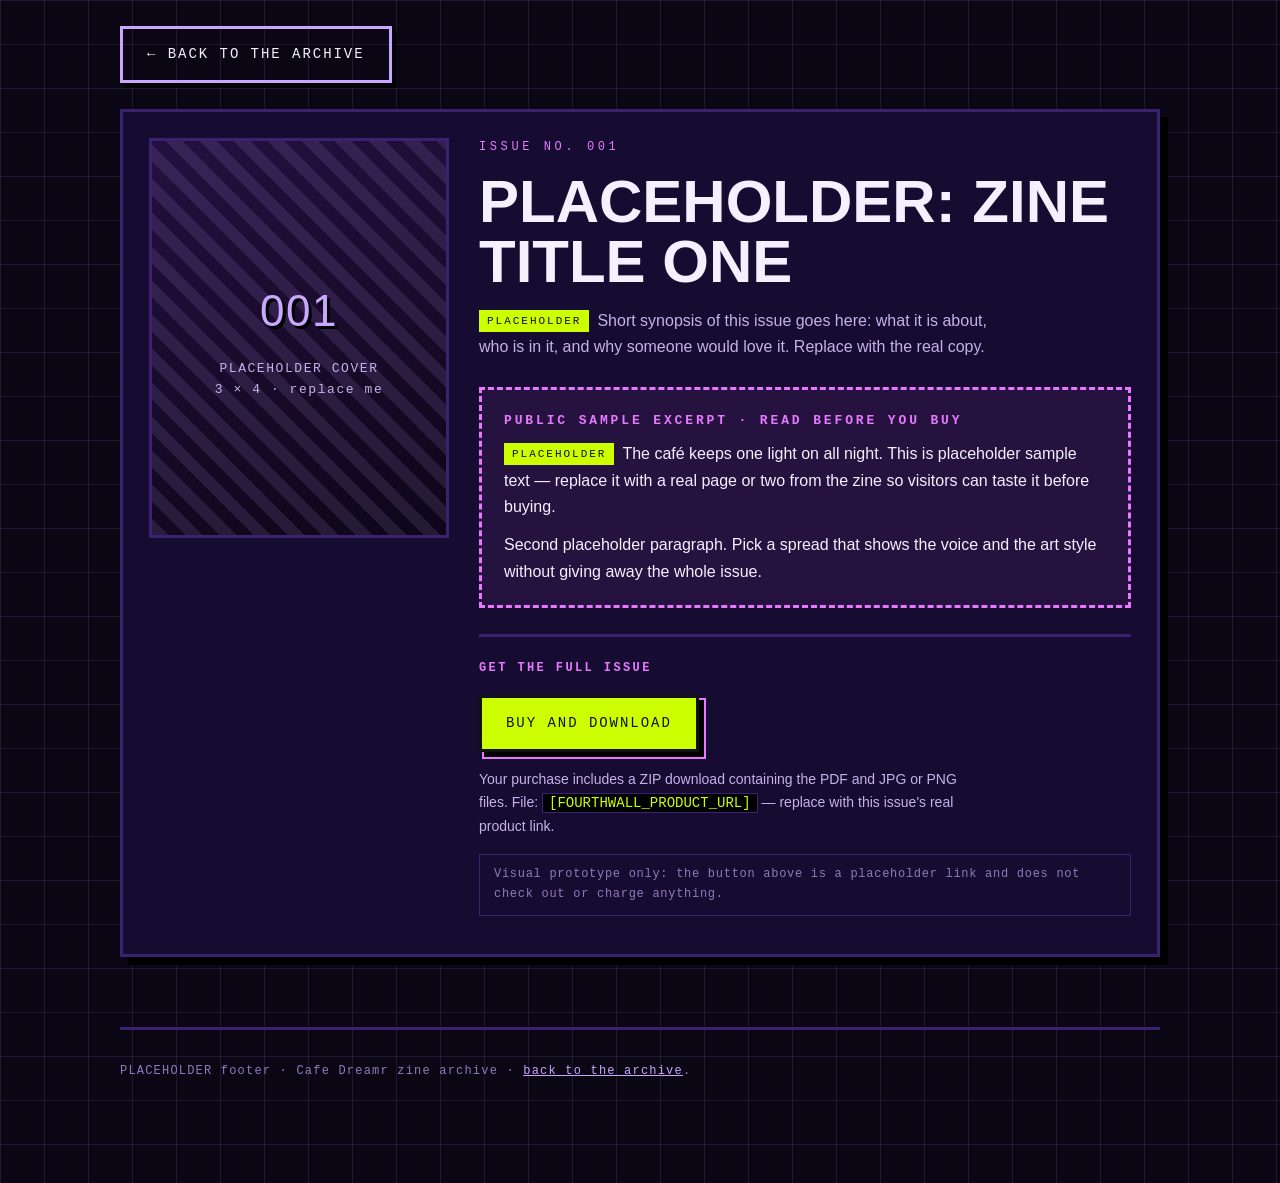
<file: Zine/zine.html>
<!DOCTYPE html>
<html lang="en">
<head>
<meta charset="UTF-8">
<meta name="viewport" content="width=device-width, initial-scale=1.0">
<!-- PLACEHOLDER: title per issue, e.g. "Issue 001 — [Real Title]". -->
<title>PLACEHOLDER: Zine Title One (Issue 001) &middot; Cafe Dreamr</title>
<!-- PLACEHOLDER: meta description per issue. -->
<meta name="description" content="PLACEHOLDER: one-sentence synopsis of this zine issue for search results.">
<link rel="stylesheet" href="styles.css">
</head>
<body>
<a class="skip" href="#zine-main">Skip to zine details</a>

<div class="wrap">
  <p class="backline"><a class="btn ghost" href="index.html">&larr; Back to the Archive</a></p>

  <main id="zine-main">
    <!-- PLACEHOLDER: duplicate this file per issue (e.g. zine-002.html) and swap every PLACEHOLDER below. -->
    <article class="detail" aria-labelledby="zine-title">
      <!-- PLACEHOLDER: cover art. Replace this div with: <img src="covers/issue-001.jpg" alt="Front cover of [real title], issue 001: describe the art"> -->
      <div class="cover" role="img" aria-label="Placeholder cover art: a blank zine cover labelled issue 001"><span class="big">001</span><span>PLACEHOLDER COVER<br>3 &times; 4 &middot; replace me</span></div>

      <div>
        <!-- PLACEHOLDER: issue number + title. -->
        <p class="eyebrow">Issue No. 001</p>
        <h2 id="zine-title">PLACEHOLDER: Zine Title One</h2>

        <!-- PLACEHOLDER: synopsis, 2-4 sentences about this issue. -->
        <p class="synopsis"><span class="ph">placeholder</span>Short synopsis of this issue goes here: what it is about, who is in it, and why someone would love it. Replace with the real copy.</p>

        <section class="excerpt" aria-labelledby="excerpt-title">
          <h3 id="excerpt-title">Public sample excerpt &middot; read before you buy</h3>
          <!-- PLACEHOLDER: 1-3 short paragraphs of real sample text from the zine. -->
          <p><span class="ph">placeholder</span>The caf&eacute; keeps one light on all night. This is placeholder sample text &mdash; replace it with a real page or two from the zine so visitors can taste it before buying.</p>
          <p>Second placeholder paragraph. Pick a spread that shows the voice and the art style without giving away the whole issue.</p>
        </section>

        <section class="buybox" aria-labelledby="buy-title">
          <h3 id="buy-title" class="issue">Get the full issue</h3>
          <!-- PLACEHOLDER: replace the href value with the real Fourthwall product URL for this issue. -->
          <p><a class="btn" href="[FOURTHWALL_PRODUCT_URL]">Buy and download</a></p>
          <p class="buy-note">Your purchase includes a ZIP download containing the PDF and JPG or PNG files. File: <code>[FOURTHWALL_PRODUCT_URL]</code> &mdash; replace with this issue's real product link.</p>
          <p class="proto-warn">Visual prototype only: the button above is a placeholder link and does not check out or charge anything.</p>
        </section>
      </div>
    </article>
  </main>

  <footer class="site-foot">
    <p>PLACEHOLDER footer &middot; Cafe Dreamr zine archive &middot; <a href="index.html">back to the archive</a>.</p>
  </footer>
</div>
</body>
</html>
</file>
<file: Zine/styles.css>
/* Cafe Dreamr zine archive — shared styles.
   PLACEHOLDER NOTE (shop owner): this file is finished. You do not need to
   edit it unless you want to change colours or spacing. All shop content
   lives in index.html and zine.html. No external fonts, scripts, or images. */

:root {
  --bg: #0a0614;
  --bg2: #140a2a;
  --panel: #160b30;
  --line: #3b2270;
  --gridline: rgba(168, 130, 255, 0.14);
  --ink: #f5efff;
  --dim: #c4b2ea;
  --faint: #8f7bbd;
  --violet: #c9a7ff;
  --acid: #e879ff;
  --lime: #ccff00;
  --display: "Arial Black", "Archivo Black", Impact, Haettenschweiler, sans-serif;
  --mono: ui-monospace, "Cascadia Mono", Menlo, Consolas, monospace;
  --body: Verdana, Geneva, Tahoma, sans-serif;
}

* { box-sizing: border-box; }

html {
  background: var(--bg);
  background-image:
    linear-gradient(var(--gridline) 1px, transparent 1px),
    linear-gradient(90deg, var(--gridline) 1px, transparent 1px);
  background-size: 44px 44px;
}

body {
  margin: 0;
  color: var(--ink);
  font-family: var(--body);
  font-size: 16px;
  line-height: 1.65;
}

.skip {
  position: absolute;
  left: 12px;
  top: -60px;
  background: var(--lime);
  color: #111;
  font-family: var(--mono);
  font-size: 13px;
  padding: 8px 14px;
  z-index: 50;
  transition: top 0.15s ease;
}

.skip:focus { top: 12px; }

a { color: var(--violet); }
a:hover { color: #fff; }

a:focus-visible,
button:focus-visible {
  outline: 3px solid var(--lime);
  outline-offset: 3px;
}

.wrap {
  max-width: 1080px;
  margin: 0 auto;
  padding: 0 20px 90px;
}

/* ---------- header ---------- */

.site-head {
  border-bottom: 3px solid var(--line);
  background: linear-gradient(180deg, rgba(20, 8, 40, 0.92), rgba(10, 6, 20, 0.65));
  padding: 26px 0 30px;
}

.eyebrow {
  font-family: var(--mono);
  font-size: 12px;
  letter-spacing: 0.3em;
  text-transform: uppercase;
  color: var(--acid);
  margin: 0 0 14px;
}

h1.brand {
  font-family: var(--display);
  font-size: clamp(56px, 13vw, 128px);
  line-height: 0.95;
  letter-spacing: 0.01em;
  margin: 0;
  text-transform: uppercase;
  text-shadow: 4px 4px 0 var(--line), 8px 8px 0 rgba(0, 0, 0, 0.6);
}

h1.brand .thin {
  display: block;
  color: transparent;
  -webkit-text-stroke: 2px var(--violet);
}

.tagline {
  max-width: 56ch;
  color: var(--dim);
  font-size: 17px;
  margin: 18px 0 0;
}

.navrow {
  display: flex;
  flex-wrap: wrap;
  gap: 12px;
  margin-top: 24px;
}

.btn {
  display: inline-block;
  font-family: var(--mono);
  font-size: 14px;
  letter-spacing: 0.14em;
  text-transform: uppercase;
  text-decoration: none;
  color: #111;
  background: var(--lime);
  border: 3px solid #111;
  box-shadow: 5px 5px 0 #000, 5px 5px 0 2px var(--acid);
  padding: 14px 24px;
}

.btn:hover {
  color: #111;
  background: #e2ff4d;
}

.btn.ghost {
  color: var(--ink);
  background: transparent;
  border: 3px solid var(--violet);
  box-shadow: 5px 5px 0 rgba(0, 0, 0, 0.7);
}

.btn.ghost:hover { background: rgba(201, 167, 255, 0.15); }

/* ---------- placeholder badges ---------- */

.ph {
  display: inline-block;
  font-family: var(--mono);
  font-size: 11px;
  letter-spacing: 0.18em;
  text-transform: uppercase;
  color: #111;
  background: var(--lime);
  padding: 2px 8px;
  margin-right: 8px;
  vertical-align: 2px;
}

/* ---------- archive grid ---------- */

.section-title {
  font-family: var(--display);
  font-size: clamp(30px, 6vw, 54px);
  text-transform: uppercase;
  margin: 60px 0 6px;
  border-top: 3px solid var(--line);
  padding-top: 26px;
}

.section-sub { color: var(--dim); max-width: 62ch; margin: 0 0 26px; }

.grid {
  list-style: none;
  margin: 0;
  padding: 0;
  display: grid;
  grid-template-columns: repeat(auto-fill, minmax(240px, 1fr));
  gap: 22px;
}

.card {
  background: var(--panel);
  border: 3px solid var(--line);
  box-shadow: 6px 6px 0 #000;
}

.card a {
  display: block;
  color: inherit;
  text-decoration: none;
  height: 100%;
}

.card a:hover .cover { filter: brightness(1.15); }
.card a:hover .card-title { text-decoration: underline; text-decoration-color: var(--acid); }

.cover {
  aspect-ratio: 3 / 4;
  display: flex;
  flex-direction: column;
  align-items: center;
  justify-content: center;
  gap: 10px;
  text-align: center;
  font-family: var(--mono);
  font-size: 13px;
  letter-spacing: 0.12em;
  color: var(--dim);
  background:
    repeating-linear-gradient(45deg, rgba(201, 167, 255, 0.12) 0 12px, transparent 12px 24px),
    linear-gradient(160deg, #241040, #0d0618);
  border-bottom: 3px solid var(--line);
  padding: 18px;
}

.cover .big {
  font-family: var(--display);
  font-size: 44px;
  color: var(--violet);
  text-shadow: 3px 3px 0 #000;
}

.card-body { padding: 14px 16px 18px; }

.card-title { font-size: 19px; margin: 0 0 4px; }

.issue {
  font-family: var(--mono);
  font-size: 12px;
  letter-spacing: 0.2em;
  text-transform: uppercase;
  color: var(--acid);
  margin: 0;
}

.card-blurb { font-size: 14px; color: var(--dim); margin: 10px 0 0; }

/* ---------- detail page ---------- */

.backline { margin: 26px 0 0; }

.detail {
  display: grid;
  grid-template-columns: 300px 1fr;
  gap: 30px;
  margin-top: 26px;
  background: var(--panel);
  border: 3px solid var(--line);
  box-shadow: 8px 8px 0 #000;
  padding: 26px;
}

.detail .cover { border: 3px solid var(--line); }

.detail h2 {
  font-family: var(--display);
  font-size: clamp(34px, 6vw, 60px);
  text-transform: uppercase;
  line-height: 1;
  margin: 0;
}

.synopsis { color: var(--dim); max-width: 60ch; }

.excerpt {
  border: 3px dashed var(--acid);
  background: rgba(232, 121, 255, 0.07);
  padding: 20px 22px;
  margin-top: 26px;
}

.excerpt h3 {
  font-family: var(--mono);
  font-size: 13px;
  letter-spacing: 0.22em;
  text-transform: uppercase;
  color: var(--acid);
  margin: 0 0 10px;
}

.excerpt p { margin: 0 0 12px; }
.excerpt p:last-child { margin-bottom: 0; }

.buybox {
  margin-top: 26px;
  border-top: 3px solid var(--line);
  padding-top: 22px;
}

.buy-note { font-size: 14px; color: var(--dim); max-width: 62ch; }
.buy-note code {
  font-family: var(--mono);
  background: #000;
  border: 1px solid var(--line);
  padding: 1px 6px;
  color: var(--lime);
}

.proto-warn {
  font-family: var(--mono);
  font-size: 12px;
  letter-spacing: 0.06em;
  color: var(--faint);
  border: 1px solid var(--line);
  padding: 10px 14px;
  margin-top: 16px;
}

.site-foot {
  border-top: 3px solid var(--line);
  margin-top: 70px;
  padding-top: 20px;
  font-family: var(--mono);
  font-size: 12px;
  letter-spacing: 0.1em;
  color: var(--faint);
}

@media (max-width: 760px) {
  .detail { grid-template-columns: 1fr; }
  .detail .cover { max-width: 320px; }
  .btn { width: 100%; text-align: center; }
}
</file>
